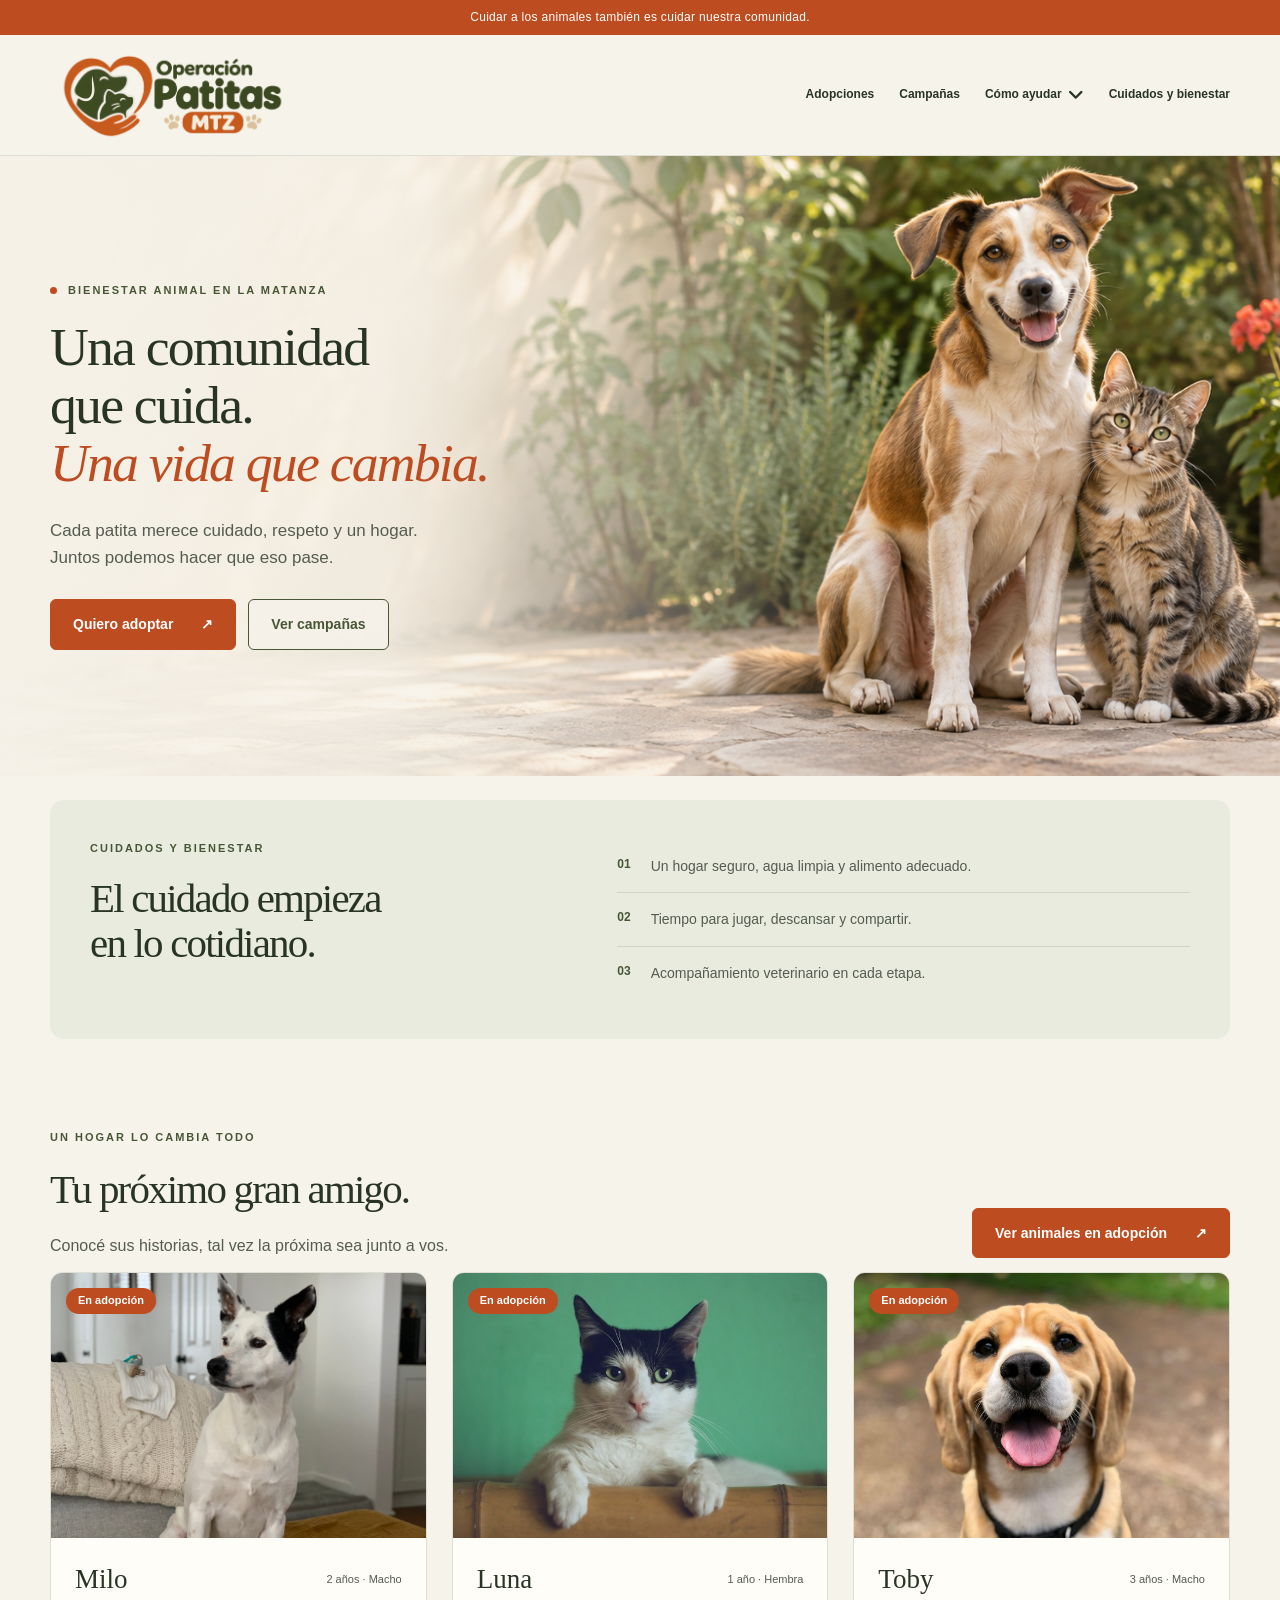
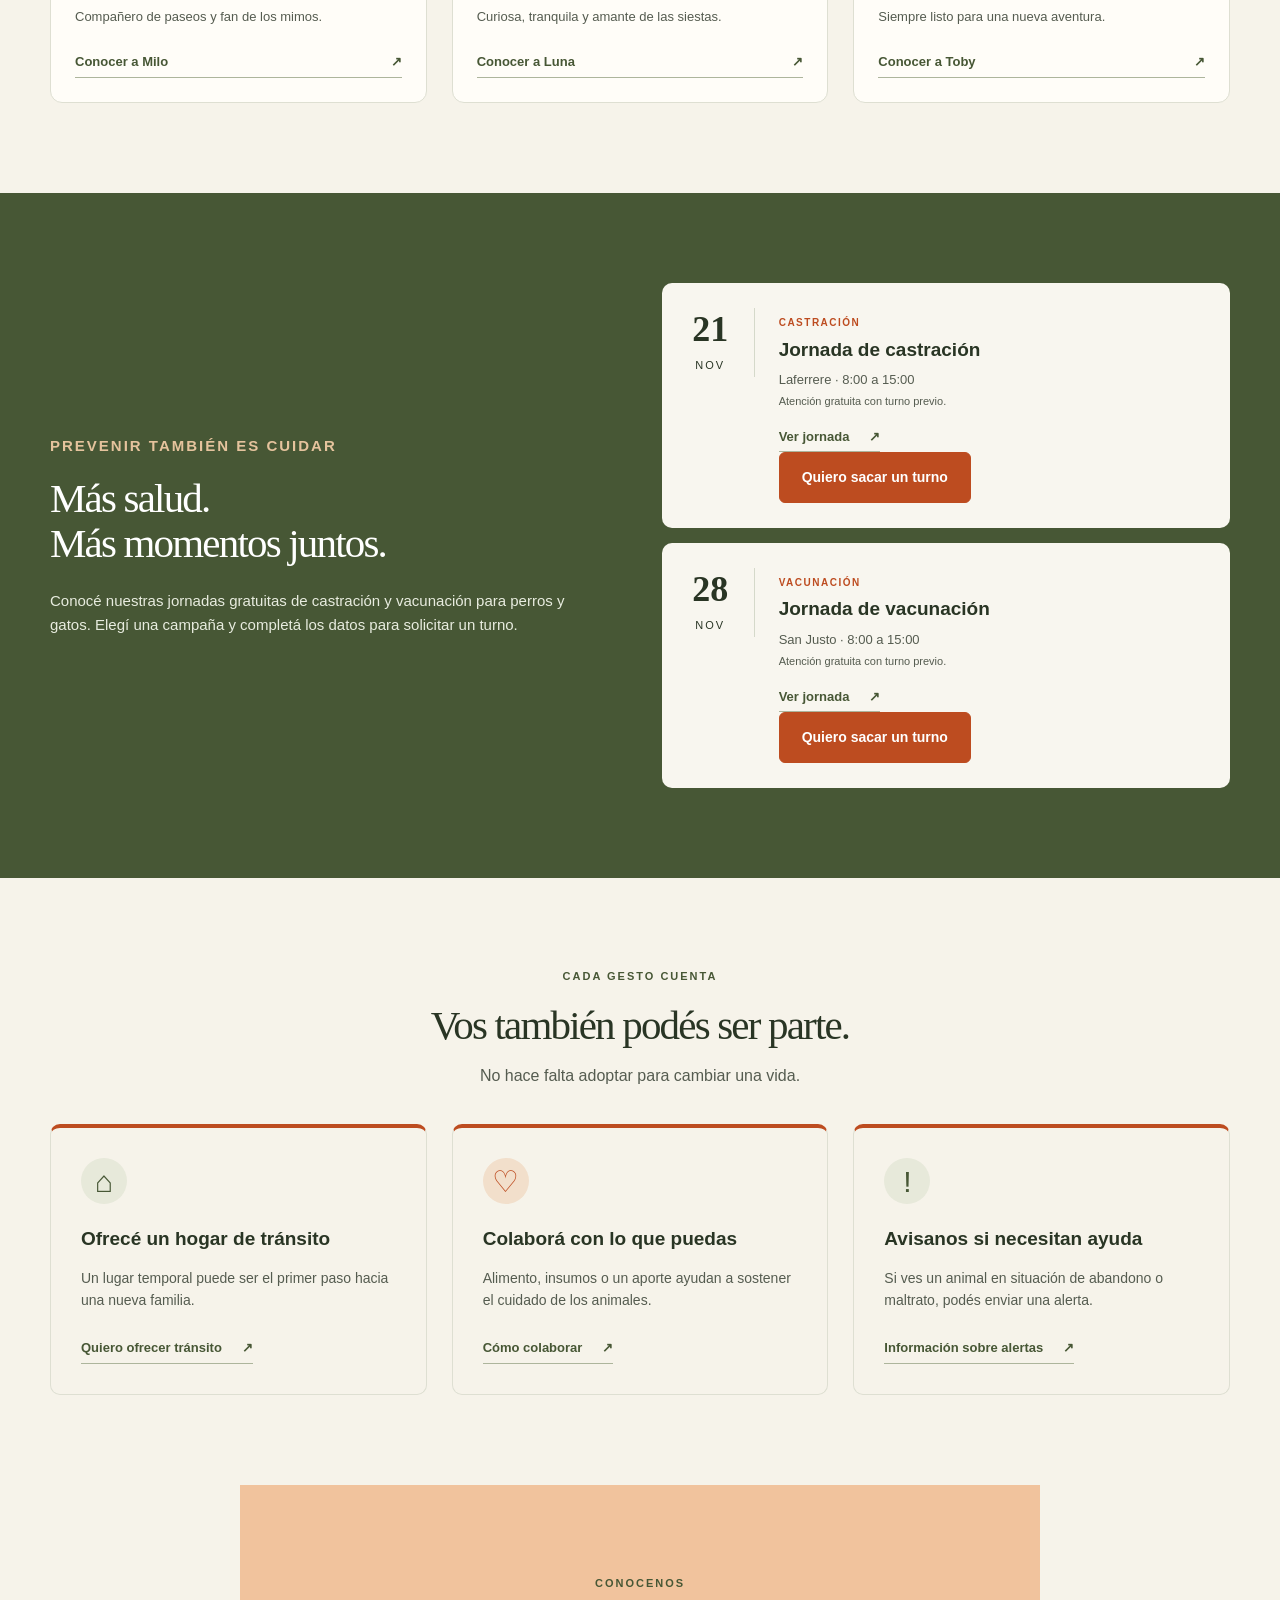
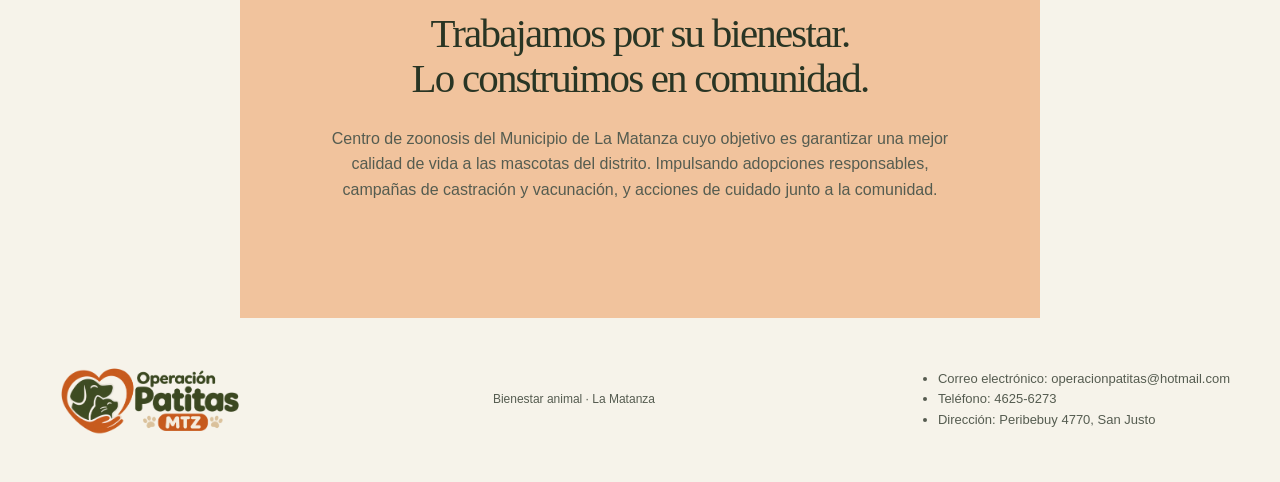
<file: index.html>
<!DOCTYPE html>
<html lang="es">

<head>
  <meta charset="UTF-8">
  <meta name="viewport" content="width=device-width, initial-scale=1.0">
  <meta name="description" content="Operación Patitas: adopciones, campañas y cuidado animal en La Matanza.">
  <title>Operación Patitas · Bienestar animal</title>
  <link rel="stylesheet" href="https://cdnjs.cloudflare.com/ajax/libs/font-awesome/6.5.1/css/all.min.css">
  <link rel="stylesheet" href="css/estilos.css">
  <link rel="stylesheet" href="css/turnos.css">
</head>

<body>
  <a class="saltar" href="#contenido">Saltar al contenido</a>

  <div class="barra-superior">
    Cuidar a los animales también es cuidar nuestra comunidad.
  </div>

  <!-- ENCABEZADO -->
  <header>
    <div class="contenedor encabezado">
      <a class="marca" href="../index.html#inicio" aria-label="Operación Patitas MTZ, inicio">
        <img class="logo-marca" src="./img/Corazón protector de Operación Patitas MTZ.png" alt="Operación Patitas MTZ">
      </a>
      <nav id="navegacion" aria-label="Navegación principal">
        <a href="./pages/adopciones.html">Adopciones</a>
        <a href="">Campañas</a>
        <details class="menu-ayudar">
          <summary>Cómo ayudar <span aria-hidden="true"><i class="fa-solid fa-angle-down"></i></span></summary>
          <div class="menu-ayudar-opciones">
            <a href="./pages/alerta.html" aria-current="page">Enviar una alerta</a>
            <a href="./pages/transito.html">Ofrecer tránsito</a>
            <a href="./pages/donaciones.html">Donaciones</a>
          </div>
        </details>
        <a href="./pages/cuidados.html">Cuidados y bienestar</a>
      </nav>
    </div>
  </header>

  <main id="contenido">

    <section id="inicio" class="portada">

      <img class="portada-imagen" src="./img/Perro y gato en jardín luminoso.png"
        alt="Un perro mestizo y un gato juntos en un patio" fetchpriority="high">

      <div class="contenedor portada-contenido">
        <div class="portada-texto">

          <p class="etiqueta">
            <span class="puntito" aria-hidden="true"></span>
            BIENESTAR ANIMAL EN LA MATANZA
          </p>

          <h1>
            Una comunidad<br>
            que cuida.<br>
            <em>Una vida que cambia.</em>
          </h1>

          <p class="bajada">
            Cada patita merece cuidado, respeto y un hogar.
            Juntos podemos hacer que eso pase.
          </p>

          <div class="acciones">
            <a class="boton" href="./pages/adopciones.html">
              Quiero adoptar
              <span aria-hidden="true">↗</span>
            </a>

            <a class="boton secundario" href="./pages/turnos.html">
              Ver campañas
            </a>
          </div>

        </div>
      </div>
    </section>

    <!-- CUIDADOS -->
    <section id="cuidados" class="contenedor cuidados">
      <div>
        <p class="etiqueta">CUIDADOS Y BIENESTAR</p>

        <h2>
          El cuidado empieza<br>
          en lo cotidiano.
        </h2>
      </div>

      <div class="consejos">
        <p>
          <span>01</span>
          Un hogar seguro, agua limpia y alimento adecuado.
        </p>

        <p>
          <span>02</span>
          Tiempo para jugar, descansar y compartir.
        </p>

        <p>
          <span>03</span>
          Acompañamiento veterinario en cada etapa.
        </p>
      </div>
    </section>
    <!-- ADOPCIONES -->
    <section id="adopciones" class="seccion contenedor">
      <div class="titulo-fila">
        <div>
          <p class="etiqueta">UN HOGAR LO CAMBIA TODO</p>
          <h2>Tu próximo gran amigo.</h2>
          <p>
            Conocé sus historias, tal vez la próxima sea junto a vos.</p>
        </div>


        <p>
          <a class="boton" href="./pages/adopciones.html">
            Ver animales en adopción<span aria-hidden="true">↗</span>
          </a>
        </p>
      </div>

      <div class="grilla animales">

        <!-- MILO -->
        <article class="animal">
          <div class="animal-foto">
            <img src="./img/perro-mestizo.jpg" alt="Milo, perro mestizo de pelaje blanco y negro" loading="lazy">

            <span class="chip">En adopción</span>
          </div>

          <div class="tarjeta-cuerpo">
            <div class="nombre-fila">
              <h3>Milo</h3>
              <span>2 años · Macho</span>
            </div>

            <p>Compañero de paseos y fan de los mimos.</p>

            <details class="detalle-fijo">
              <summary class="enlace">
                Conocer a Milo
                <span aria-hidden="true">↗</span>
              </summary>

              <p class="detalle-texto">
                Milo tiene aproximadamente 2 años. Es cariñoso y
                disfruta los paseos. Su salud y su convivencia con
                otros animales deberán confirmarse con el equipo.
                En la web completa, desde esta ficha podrás solicitar
                su adopción y coordinar una entrevista.
              </p>
            </details>
          </div>
        </article>

        <!-- LUNA -->
        <article class="animal">
          <div class="animal-foto">
            <img src="./img/gato.jpg" alt="Luna, gata de ojos verdes" loading="lazy">

            <span class="chip">En adopción</span>
          </div>

          <div class="tarjeta-cuerpo">
            <div class="nombre-fila">
              <h3>Luna</h3>
              <span>1 año · Hembra</span>
            </div>

            <p>Curiosa, tranquila y amante de las siestas.</p>

            <details class="detalle-fijo">
              <summary class="enlace">
                Conocer a Luna
                <span aria-hidden="true">↗</span>
              </summary>

              <p class="detalle-texto">
                Luna tiene aproximadamente 1 año. Es curiosa y
                disfruta los espacios tranquilos. Su salud y su
                convivencia con otros animales deberán confirmarse
                con el equipo. En la web completa, su ficha permitirá
                iniciar una solicitud de adopción.
              </p>
            </details>
          </div>
        </article>

        <!-- TOBY -->
        <article class="animal">
          <div class="animal-foto">
            <img src="./img/perro2.jpg" alt="Toby, perro de pelaje marrón y blanco" loading="lazy">

            <span class="chip">En adopción</span>
          </div>

          <div class="tarjeta-cuerpo">
            <div class="nombre-fila">
              <h3>Toby</h3>
              <span>3 años · Macho</span>
            </div>

            <p>Siempre listo para una nueva aventura.</p>

            <details class="detalle-fijo">
              <summary class="enlace">
                Conocer a Toby
                <span aria-hidden="true">↗</span>
              </summary>

              <p class="detalle-texto">
                Toby tiene aproximadamente 3 años. Le gusta jugar y
                salir a pasear. Su salud y su convivencia con otros
                animales deberán confirmarse con el equipo.
                El siguiente paso será completar una solicitud
                para que el equipo conozca tu hogar.
              </p>
            </details>
          </div>
        </article>

      </div>
    </section>

    <!-- CAMPAÑAS -->
    <section id="campanas" class="campanas seccion">
      <div class="contenedor campanas-grilla">

        <div>
          <p class="etiqueta">PREVENIR TAMBIÉN ES CUIDAR</p>

          <h2>
            Más salud.<br>
            Más momentos juntos.
          </h2>

          <p>
            Conocé nuestras jornadas gratuitas de castración
            y vacunación para perros y gatos.
            Elegí una campaña y completá los datos para solicitar un turno.
          </p>
        </div>

        <div class="agenda">

          <!-- CASTRACIÓN -->
          <article class="jornada">

            <div class="fecha">
              <strong>21</strong>
              <span>NOV</span>
            </div>

            <div>
              <span class="tipo">CASTRACIÓN</span>

              <h3>Jornada de castración</h3>

              <p>Laferrere · 8:00 a 15:00</p>
              <small>Atención gratuita con turno previo.</small>

              <details class="detalle-fijo">
                <summary class="enlace">
                  Ver jornada
                  <span aria-hidden="true">↗</span>
                </summary>

                <p class="detalle-texto">
                  21 de noviembre de 2026, de 8:00 a 15:00.
                  Jornada de castración para perros y gatos.
                  <br>
                  Dirección: Juan Manuel de rosas 11.367, Gregorio de Laferrere. <br>
                  Las indicaciones de preparación serán informadas
                  por el equipo veterinario a traves de WhatsApp.
                </p>
              </details>

              <a class="boton" href="#popup-turno">
                Quiero sacar un turno
              </a>

            </div>

          </article>

          <!-- VACUNACIÓN -->
          <article class="jornada">

            <div class="fecha">
              <strong>28</strong>
              <span>NOV</span>
            </div>

            <div>
              <span class="tipo">VACUNACIÓN</span>

              <h3>Jornada de vacunación</h3>

              <p>San Justo · 8:00 a 15:00</p>
              <small>Atención gratuita con turno previo.</small>

              <details class="detalle-fijo">
                <summary class="enlace">
                  Ver jornada
                  <span aria-hidden="true">↗</span>
                </summary>

                <p class="detalle-texto">
                  28 de noviembre de 2026, de 8:00 a 15:00.
                  Jornada de vacunación para perros y gatos.
                  <br>
                  Dirección: Almafuerte 1345, San Justo. <br>
                  Las vacunas disponibles para aplicar seran: quintuple, sextuple, antirrábica y triple felina.

                </p>
              </details>

              <a class="boton" href="#popup-turno">
                Quiero sacar un turno
              </a>
            </div>

          </article>

        </div>
      </div>
      <!-- POPUP PARA SOLICITAR TURNO -->
      <section id="popup-turno" class="popup-turno" role="dialog" aria-modal="true" aria-labelledby="titulo-turno">
        <div class="popup-turno-contenido">

          <a href="#campanas" class="cerrar-popup" aria-label="Cerrar">
            ×
          </a>

          <p class="etiqueta">CAMPAÑAS GRATUITAS</p>
          <h2 id="titulo-turno">Solicitá un turno.</h2>
          <p>Atención de 8:00 a 15:00. Completá todos los campos.</p>

          <form class="form-popup" method="post">

            <label for="turno-campana">Campaña</label>
            <select id="turno-campana" name="campana" required>
              <option value="">Seleccioná una campaña</option>
              <option value="castracion">
                Castración · 21/11/2026 · Laferrere
              </option>
              <option value="vacunacion">
                Vacunación · 28/11/2026 · San Justo
              </option>
            </select>

            <label for="turno-nombre">Nombre</label>
            <input id="turno-nombre" name="nombre" type="text" autocomplete="given-name" required>

            <label for="turno-apellido">Apellido</label>
            <input id="turno-apellido" name="apellido" type="text" autocomplete="family-name" required>

            <label for="turno-telefono">Teléfono o WhatsApp</label>
            <input id="turno-telefono" name="telefono" type="tel" autocomplete="tel" required>

            <label for="turno-especie">Animal</label>
            <select id="turno-especie" name="especie" required>
              <option value="">Seleccioná una opción</option>
              <option value="perro">Perro</option>
              <option value="gato">Gato</option>
            </select>

            <label for="turno-animal">Nombre del animal</label>
            <input id="turno-animal" name="nombre_animal" type="text" required>

            <label for="turno-edad">Edad aproximada</label>
            <input id="turno-edad" name="edad" type="text" placeholder="Ej. 6 meses o 3 años" required>

            <label for="turno-horario">Horario</label>
            <select id="turno-horario" name="horario" required>
              <option value="">Seleccioná un horario</option>
              <option>08:00</option>
              <option>08:30</option>
              <option>09:00</option>
              <option>09:30</option>
              <option>10:00</option>
              <option>10:30</option>
              <option>11:00</option>
              <option>11:30</option>
              <option>12:00</option>
              <option>12:30</option>
              <option>13:00</option>
              <option>13:30</option>
              <option>14:00</option>
              <option>14:30</option>
            </select>

            <p class="popup-aclaracion">
              Antes de la castración, seguí las indicaciones de ayuno de comida y agua que te dé el equipo veterinario e
              informá si tu animal tiene alguna enfermedad o toma medicación.
              Llevá a los perros con collar y correa, y a los gatos en una transportadora segura. Prepará una manta para
              después de la cirugía y organizá su traslado de regreso a casa.
            </p>

            <button class="boton" type="submit" disabled>
              Solicitar turno
            </button>

          </form>
        </div>
      </section>
    </section>
    <!-- CÓMO AYUDAR -->
    <section id="ayudar" class="seccion contenedor">
      <div class="centrado">
        <p class="etiqueta">CADA GESTO CUENTA</p>
        <h2>Vos también podés ser parte.</h2>
        <p>No hace falta adoptar para cambiar una vida.</p>
      </div>

      <div class="grilla ayudas">
        <article>
          <span class="icono" aria-hidden="true">⌂</span>
          <h3>Ofrecé un hogar de tránsito</h3>

          <p>
            Un lugar temporal puede ser el primer paso hacia
            una nueva familia.
          </p>

          <details class="detalle-fijo">
            <summary class="enlace">
              Quiero ofrecer tránsito
              <span aria-hidden="true">↗</span>
            </summary>

            <p class="detalle-texto">
              Ofrecer tránsito es cuidar temporalmente a un animal.
              El equipo te consultará tu localidad, disponibilidad,
              espacio y convivencia con otros animales, para acordar
              los cuidados y acompañarte. El formulario se incorporará
              en la siguiente etapa.
            </p>
          </details>
        </article>

        <article>
          <span class="icono" aria-hidden="true">♡</span>
          <h3>Colaborá con lo que puedas</h3>

          <p>
            Alimento, insumos o un aporte ayudan a sostener
            el cuidado de los animales.
          </p>

          <details class="detalle-fijo">
            <summary class="enlace">
              Cómo colaborar
              <span aria-hidden="true">↗</span>
            </summary>

            <p class="detalle-texto">
              Podés colaborar con alimento e insumos o con un aporte
              económico. Las necesidades, los medios de donación y
              los puntos de entrega se publicarán cuando estén
              confirmados. Esta maqueta no recibe pagos.
            </p>
          </details>
        </article>

        <article>
          <span class="icono" aria-hidden="true">!</span>
          <h3>Avisanos si necesitan ayuda</h3>

          <p>
            Si ves un animal en situación de abandono o maltrato,
            podés enviar una alerta.
          </p>

          <details class="detalle-fijo">
            <summary class="enlace">
              Información sobre alertas
              <span aria-hidden="true">↗</span>
            </summary>

            <p class="detalle-texto">
              El formulario de alerta pedirá la localidad, una
              ubicación de referencia, lo que observaste y un contacto.
              El equipo revisará cada caso según su capacidad de
              atención. Este canal no es un servicio de urgencias.
              El envío de alertas se incorporará en la siguiente etapa.
            </p>
          </details>
        </article>
      </div>
    </section>



    <!-- NOSOTROS -->
    <section id="nosotros" class="seccion contenedor nosotros">
      <p class="etiqueta">CONOCENOS</p>

      <h2>
        Trabajamos por su bienestar.<br>
        Lo construimos en comunidad.
      </h2>

      <p>
        Centro de zoonosis del Municipio de La Matanza cuyo objetivo es garantizar una mejor calidad de vida a las
        mascotas del distrito.
        Impulsando adopciones responsables, campañas de castración
        y vacunación, y acciones de cuidado junto a la comunidad.
      </p>


    </section>

  </main>

  <!-- PIE DE PÁGINA -->
  <footer class="contenedor">
    <a class="marca" href="#inicio" aria-label="Operación Patitas MTZ, inicio">
      <img class="logo-marca" src="./img/Corazón protector de Operación Patitas MTZ.png" alt="Operación Patitas MTZ">
    </a>

    <p>Bienestar animal · La Matanza</p>

    <div>
      <ul>
        <li>Correo electrónico: operacionpatitas@hotmail.com</li>
        <li>Teléfono: 4625-6273</li>
        <li>Dirección: Peribebuy 4770, San Justo</li>

      </ul>

    </div>
  </footer>
</body>

</html>
</file>
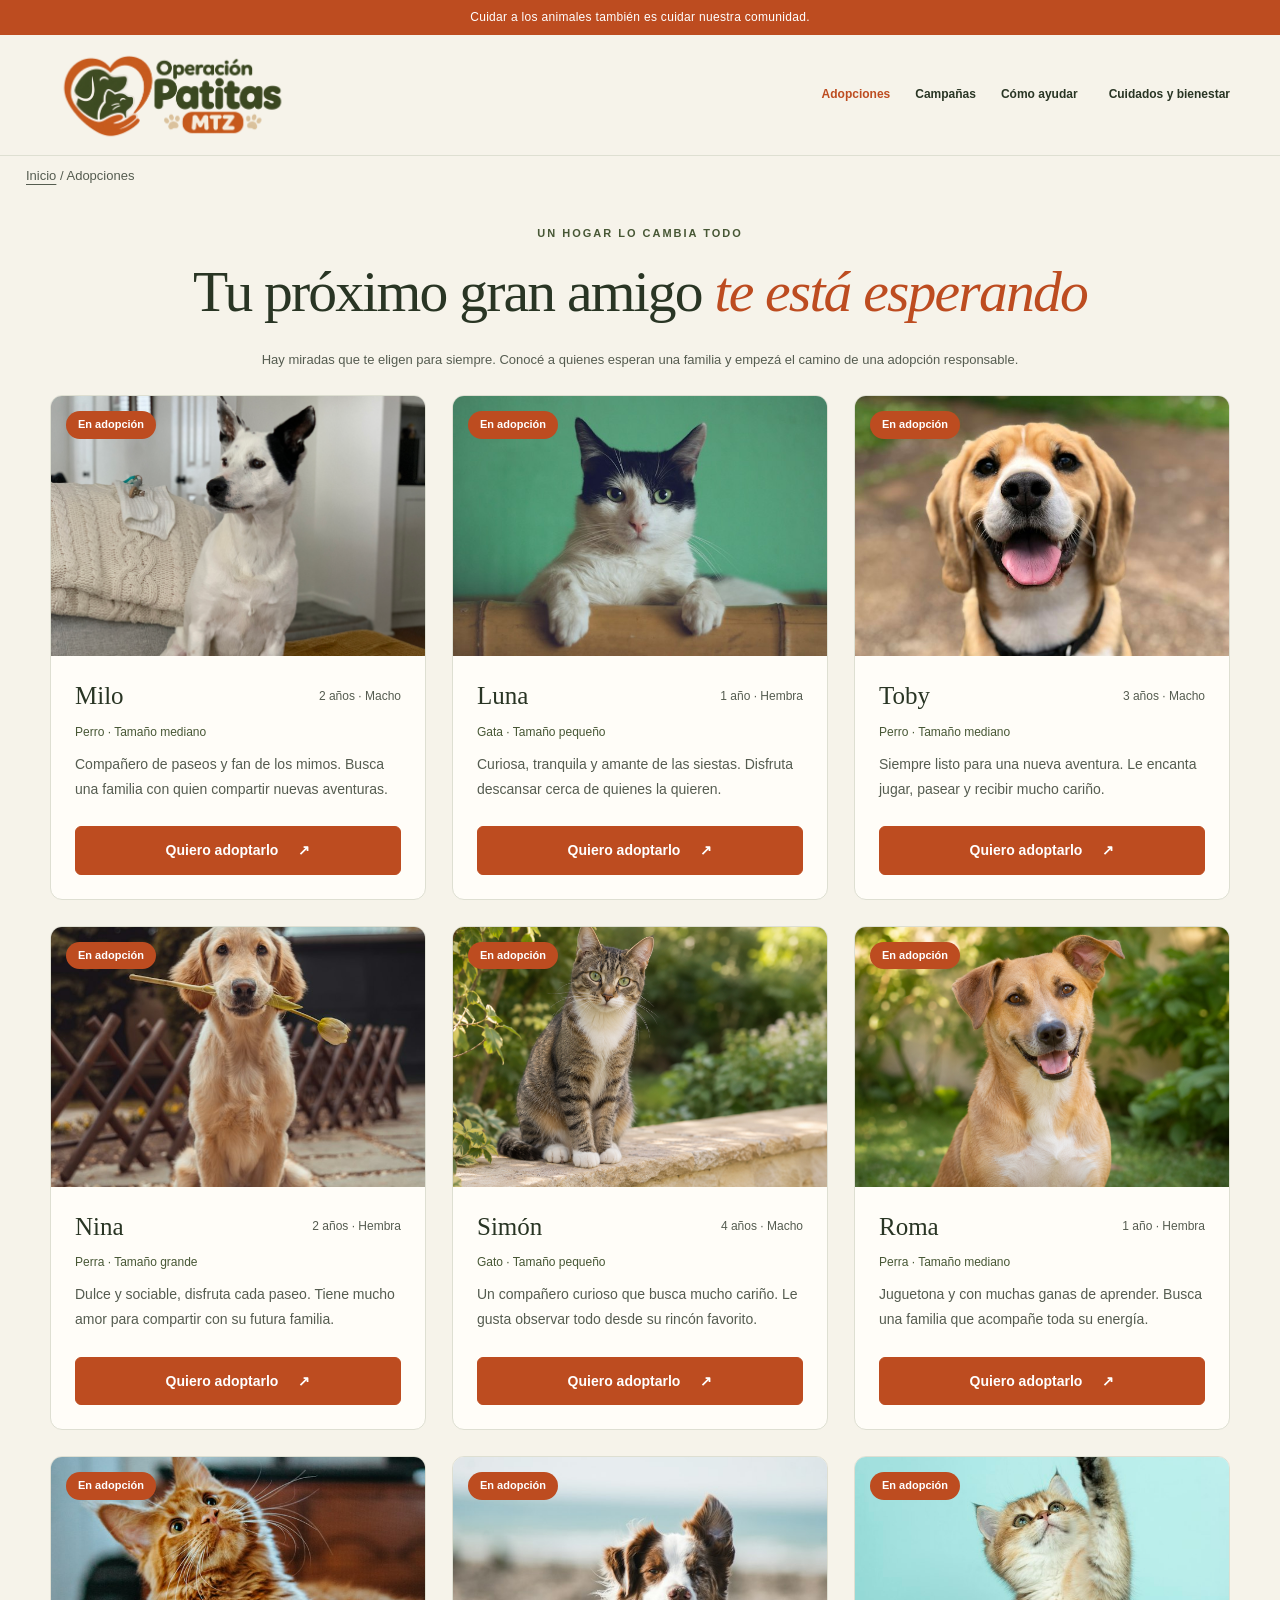
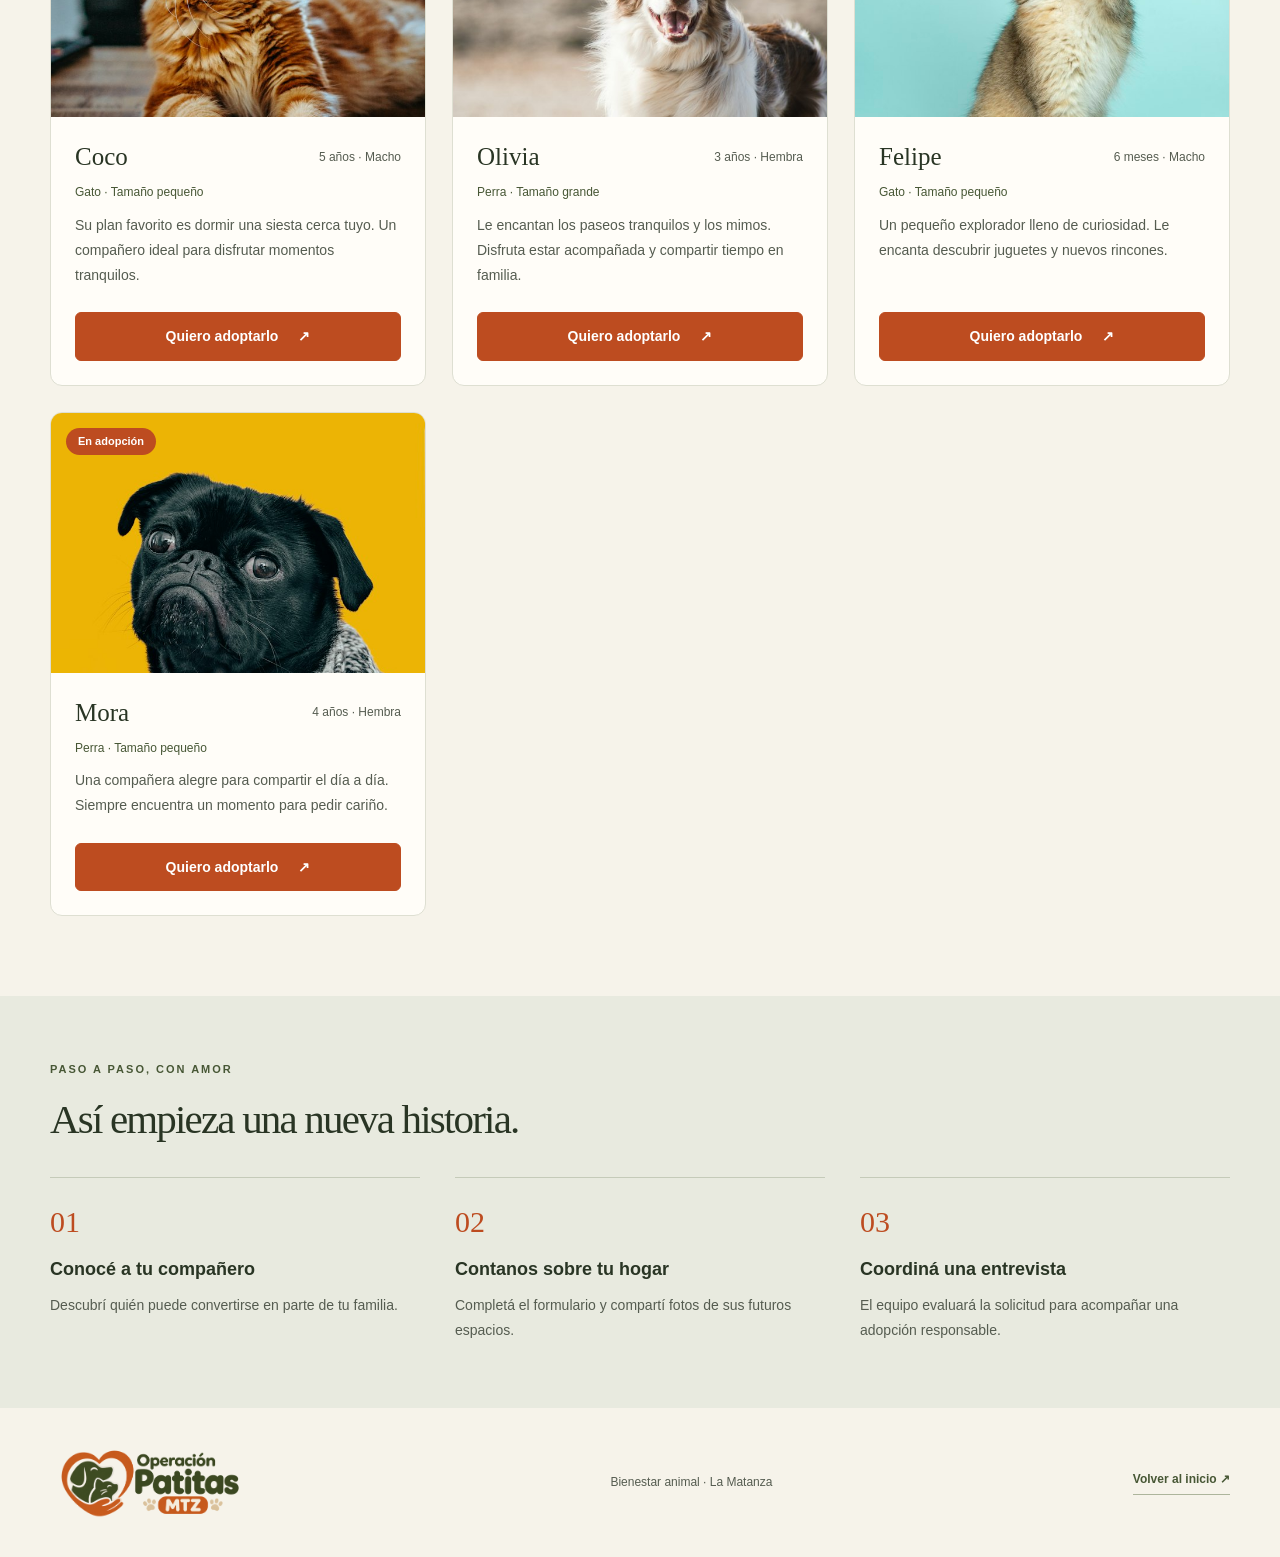
<file: pages/adopciones.html>
<!DOCTYPE html>
<html lang="es">

<head>
    <meta charset="UTF-8">
    <meta name="viewport" content="width=device-width, initial-scale=1.0">

    <title>Adopciones | Operación Patitas</title>

    <link rel="stylesheet" href="../css/estilos.css">
    <link rel="stylesheet" href="../css/adopciones.css">
</head>

<body class="pagina-adopciones">

    <a class="saltar" href="#contenido">Saltar al contenido</a>

    <div class="barra-superior">
        Cuidar a los animales también es cuidar nuestra comunidad.
    </div>

    <header>
        <div class="contenedor encabezado">

            <a class="marca" href="../index.html">
                <img class="logo-marca" src="../img/Corazón protector de Operación Patitas MTZ.png"
                    alt="Operación Patitas MTZ">
            </a>

            <nav aria-label="Navegación principal">
                <a href="adopciones.html" aria-current="page">Adopciones</a>

                <a href="../index.html#campanas">Campañas</a>

                <details class="menu-ayudar">
                    <summary>Cómo ayudar <span aria-hidden="true"><i class="fa-solid fa-angle-down"></i></span>
                    </summary>
                    <div class="menu-ayudar-opciones">
                        <a href="./alerta.html" aria-current="page">Enviar una alerta</a>
                        <a href="./transito.html">Ofrecer tránsito</a>
                        <a href="./donaciones.html">Donaciones</a>
                    </div>
                </details>

                <a href="cuidados.html">Cuidados y bienestar</a>
            </nav>

        </div>
    </header>

    <main id="contenido">
        <p class="adopciones-ruta">
            <a href="../index.html">Inicio</a> / Adopciones
        </p>

        <!-- PRESENTACIÓN -->
        <section class="contenedor-adopciones-presentacion">


            <p class="etiqueta">UN HOGAR LO CAMBIA TODO</p>

            <h1>
                Tu próximo gran amigo <em>te está esperando</em>
            </h1>

            <p class="adopciones-descripcion">
                Hay miradas que te eligen para siempre. Conocé a quienes esperan una familia y empezá el camino de una
                adopción responsable.
            </p>


        </section>

        <!-- ANIMALES -->
        <section class="contenedor adopciones-catalogo">


            <div class="grilla-adopciones">

                <!-- 1. MILO -->
                <article class="animal">

                    <div class="animal-foto">
                        <img src="../img/adopciones/milo.jpg" alt="Milo, perro en adopción" loading="lazy">

                        <span class="chip">En adopción</span>
                    </div>

                    <div class="tarjeta-cuerpo">
                        <div class="nombre-fila">
                            <h3>Milo</h3>
                            <span>2 años · Macho</span>
                        </div>

                        <p class="adopcion-datos">Perro · Tamaño mediano</p>

                        <p>
                            Compañero de paseos y fan de los mimos.
                            Busca una familia con quien compartir nuevas aventuras.
                        </p>

                        <a class="boton" href="formulario-adopcion.html" aria-label="Quiero adoptar a Milo">
                            Quiero adoptarlo
                            <span aria-hidden="true">↗</span>
                        </a>
                    </div>

                </article>

                <!-- 2. LUNA -->
                <article class="animal">

                    <div class="animal-foto">
                        <img src="../img/adopciones/luna.jpg" alt="Luna, gata en adopción" loading="lazy">

                        <span class="chip">En adopción</span>
                    </div>

                    <div class="tarjeta-cuerpo">
                        <div class="nombre-fila">
                            <h3>Luna</h3>
                            <span>1 año · Hembra</span>
                        </div>

                        <p class="adopcion-datos">Gata · Tamaño pequeño</p>

                        <p>
                            Curiosa, tranquila y amante de las siestas.
                            Disfruta descansar cerca de quienes la quieren.
                        </p>

                        <a class="boton" href="formulario-adopcion.html" aria-label="Quiero adoptar a Luna">
                            Quiero adoptarlo
                            <span aria-hidden="true">↗</span>
                        </a>
                    </div>

                </article>

                <!-- 3. TOBY -->
                <article class="animal">

                    <div class="animal-foto">
                        <img src="../img/adopciones/toby.jpg" alt="Toby, perro en adopción" loading="lazy">

                        <span class="chip">En adopción</span>
                    </div>

                    <div class="tarjeta-cuerpo">
                        <div class="nombre-fila">
                            <h3>Toby</h3>
                            <span>3 años · Macho</span>
                        </div>

                        <p class="adopcion-datos">Perro · Tamaño mediano</p>

                        <p>
                            Siempre listo para una nueva aventura.
                            Le encanta jugar, pasear y recibir mucho cariño.
                        </p>

                        <a class="boton" href="formulario-adopcion.html" aria-label="Quiero adoptar a Toby">
                            Quiero adoptarlo
                            <span aria-hidden="true">↗</span>
                        </a>
                    </div>

                </article>

                <!-- 4. NINA -->
                <article class="animal">

                    <div class="animal-foto">
                        <img src="../img/adopciones/nina.jpg" alt="Nina, perra en adopción" loading="lazy">

                        <span class="chip">En adopción</span>
                    </div>

                    <div class="tarjeta-cuerpo">
                        <div class="nombre-fila">
                            <h3>Nina</h3>
                            <span>2 años · Hembra</span>
                        </div>

                        <p class="adopcion-datos">Perra · Tamaño grande</p>

                        <p>
                            Dulce y sociable, disfruta cada paseo.
                            Tiene mucho amor para compartir con su futura familia.
                        </p>

                        <a class="boton" href="formulario-adopcion.html" aria-label="Quiero adoptar a Nina">
                            Quiero adoptarlo
                            <span aria-hidden="true">↗</span>
                        </a>
                    </div>

                </article>

                <!-- 5. SIMÓN -->
                <article class="animal">

                    <div class="animal-foto">
                        <img src="../img/adopciones/Gato atigrado en adopción.png" alt="Simón, gato en adopción"
                            loading="lazy">

                        <span class="chip">En adopción</span>
                    </div>

                    <div class="tarjeta-cuerpo">
                        <div class="nombre-fila">
                            <h3>Simón</h3>
                            <span>4 años · Macho</span>
                        </div>

                        <p class="adopcion-datos">Gato · Tamaño pequeño</p>

                        <p>
                            Un compañero curioso que busca mucho cariño.
                            Le gusta observar todo desde su rincón favorito.
                        </p>

                        <a class="boton" href="formulario-adopcion.html" aria-label="Quiero adoptar a Simón">
                            Quiero adoptarlo
                            <span aria-hidden="true">↗</span>
                        </a>
                    </div>

                </article>

                <!-- 6. ROMA -->
                <article class="animal">

                    <div class="animal-foto">
                        <img src="../img/adopciones/Retrato de adopción de perro mestizo.png"
                            alt="Roma, perra en adopción" loading="lazy">

                        <span class="chip">En adopción</span>
                    </div>

                    <div class="tarjeta-cuerpo">
                        <div class="nombre-fila">
                            <h3>Roma</h3>
                            <span>1 año · Hembra</span>
                        </div>

                        <p class="adopcion-datos">Perra · Tamaño mediano</p>

                        <p>
                            Juguetona y con muchas ganas de aprender.
                            Busca una familia que acompañe toda su energía.
                        </p>

                        <a class="boton" href="formulario-adopcion.html" aria-label="Quiero adoptar a Roma">
                            Quiero adoptarlo
                            <span aria-hidden="true">↗</span>
                        </a>
                    </div>

                </article>

                <!-- 7. COCO -->
                <article class="animal">

                    <div class="animal-foto">
                        <img src="../img/adopciones/coco.jpg" alt="Coco, gato en adopción" loading="lazy">

                        <span class="chip">En adopción</span>
                    </div>

                    <div class="tarjeta-cuerpo">
                        <div class="nombre-fila">
                            <h3>Coco</h3>
                            <span>5 años · Macho</span>
                        </div>

                        <p class="adopcion-datos">Gato · Tamaño pequeño</p>

                        <p>
                            Su plan favorito es dormir una siesta cerca tuyo.
                            Un compañero ideal para disfrutar momentos tranquilos.
                        </p>

                        <a class="boton" href="formulario-adopcion.html" aria-label="Quiero adoptar a Coco">
                            Quiero adoptarlo
                            <span aria-hidden="true">↗</span>
                        </a>
                    </div>

                </article>

                <!-- 8. OLIVIA -->
                <article class="animal">

                    <div class="animal-foto">
                        <img src="../img/adopciones/olivia.jpg" alt="Olivia, perra en adopción" loading="lazy">

                        <span class="chip">En adopción</span>
                    </div>

                    <div class="tarjeta-cuerpo">
                        <div class="nombre-fila">
                            <h3>Olivia</h3>
                            <span>3 años · Hembra</span>
                        </div>

                        <p class="adopcion-datos">Perra · Tamaño grande</p>

                        <p>
                            Le encantan los paseos tranquilos y los mimos.
                            Disfruta estar acompañada y compartir tiempo en familia.
                        </p>

                        <a class="boton" href="formulario-adopcion.html" aria-label="Quiero adoptar a Olivia">
                            Quiero adoptarlo
                            <span aria-hidden="true">↗</span>
                        </a>
                    </div>

                </article>

                <!-- 9. FELIPE -->
                <article class="animal">

                    <div class="animal-foto">
                        <img src="../img/adopciones/felipe.jpg" alt="Felipe, gato en adopción" loading="lazy">

                        <span class="chip">En adopción</span>
                    </div>

                    <div class="tarjeta-cuerpo">
                        <div class="nombre-fila">
                            <h3>Felipe</h3>
                            <span>6 meses · Macho</span>
                        </div>

                        <p class="adopcion-datos">Gato · Tamaño pequeño</p>

                        <p>
                            Un pequeño explorador lleno de curiosidad.
                            Le encanta descubrir juguetes y nuevos rincones.
                        </p>

                        <a class="boton" href="formulario-adopcion.html" aria-label="Quiero adoptar a Felipe">
                            Quiero adoptarlo
                            <span aria-hidden="true">↗</span>
                        </a>
                    </div>

                </article>

                <!-- 10. MORA -->
                <article class="animal">

                    <div class="animal-foto">
                        <img src="../img/adopciones/mora.jpg" alt="Mora, perra en adopción" loading="lazy">

                        <span class="chip">En adopción</span>
                    </div>

                    <div class="tarjeta-cuerpo">
                        <div class="nombre-fila">
                            <h3>Mora</h3>
                            <span>4 años · Hembra</span>
                        </div>

                        <p class="adopcion-datos">Perra · Tamaño pequeño</p>

                        <p>
                            Una compañera alegre para compartir el día a día.
                            Siempre encuentra un momento para pedir cariño.
                        </p>

                        <a class="boton" href="formulario-adopcion.html" aria-label="Quiero adoptar a Mora">
                            Quiero adoptarlo
                            <span aria-hidden="true">↗</span>
                        </a>
                    </div>

                </article>

            </div>
        </section>

        <!-- PROCESO DE ADOPCIÓN -->
        <section class="adopciones-proceso">
            <div class="contenedor">

                <p class="etiqueta">PASO A PASO, CON AMOR</p>

                <h2>Así empieza una nueva historia.</h2>

                <ol class="adopciones-pasos">

                    <li>
                        <span>01</span>
                        <h3>Conocé a tu compañero</h3>

                        <p>
                            Descubrí quién puede convertirse
                            en parte de tu familia.
                        </p>
                    </li>

                    <li>
                        <span>02</span>
                        <h3>Contanos sobre tu hogar</h3>

                        <p>
                            Completá el formulario y compartí fotos
                            de sus futuros espacios.
                        </p>
                    </li>

                    <li>
                        <span>03</span>
                        <h3>Coordiná una entrevista</h3>

                        <p>
                            El equipo evaluará la solicitud para
                            acompañar una adopción responsable.
                        </p>
                    </li>

                </ol>
            </div>
        </section>

    </main>

    <footer class="contenedor">

        <a class="marca" href="../index.html">
            <img class="logo-marca" src="../img/Corazón protector de Operación Patitas MTZ.png"
                alt="Operación Patitas MTZ">
        </a>

        <p>Bienestar animal · La Matanza</p>

        <a class="enlace" href="../index.html">
            Volver al inicio ↗
        </a>

    </footer>

</body>

</html>
</file>
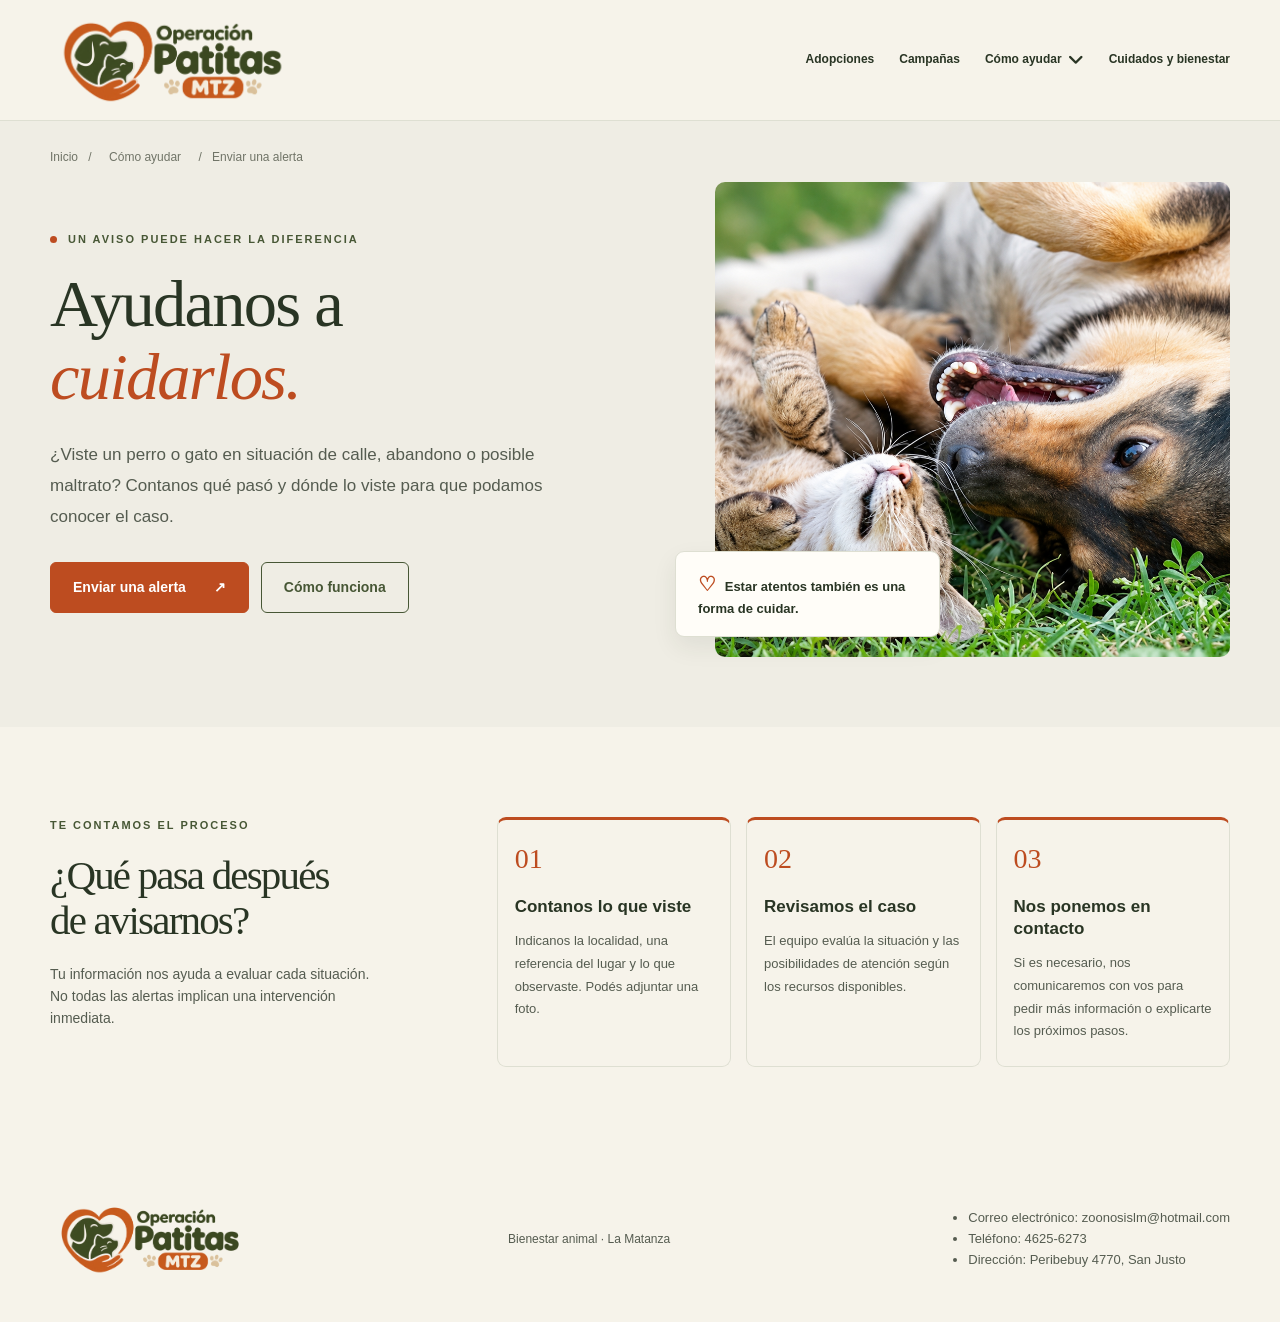
<file: pages/alerta.html>
<!DOCTYPE html>
<html lang="es">
<head>
  <meta charset="UTF-8">
  <meta name="viewport" content="width=device-width, initial-scale=1.0">
  <meta name="description" content="Informá sobre animales en situación de calle, abandono o posible maltrato en La Matanza. Conocé cómo enviar una alerta a Operación Patitas.">
  <title>Enviar una alerta · Operación Patitas</title>
  <link rel="stylesheet" href="https://cdnjs.cloudflare.com/ajax/libs/font-awesome/6.5.1/css/all.min.css">
  <link rel="stylesheet" href="../css/estilos.css">
</head>
<body class="pagina-alerta">
  <a class="saltar" href="#contenido">Saltar al contenido</a>
  <header>
    <div class="contenedor encabezado">
      <a class="marca" href="../index.html#inicio" aria-label="Operación Patitas MTZ, inicio">
        <img class="logo-marca" src="../img/Corazón protector de Operación Patitas MTZ.png" alt="Operación Patitas MTZ">
      </a>
      <nav id="navegacion" aria-label="Navegación principal">
        <a href="./adopciones.html">Adopciones</a>
        <a href="../index.html#campanas">Campañas</a>
        <details class="menu-ayudar">
          <summary>Cómo ayudar <span aria-hidden="true"><i class="fa-solid fa-angle-down"></i></span></summary>
          <div class="menu-ayudar-opciones">
            <a href="alerta.html" aria-current="page">Enviar una alerta</a>
            <a href="transito.html">Ofrecer tránsito</a>
            <a href="./donaciones.html">Donaciones</a>
          </div>
        </details>
        <a href="./cuidados.html">Cuidados y bienestar</a>
      </nav>
    </div>
  </header>

  <main id="contenido">
    <section class="alerta-hero">
      <div class="contenedor">
        <div class="migas"><a href="../index.html">Inicio</a> <span aria-hidden="true">/</span> <span>Cómo ayudar</span> <span aria-hidden="true">/</span> Enviar una alerta</div>
        <div class="alerta-hero-grilla">
          <div class="alerta-hero-texto">
            <p class="etiqueta"><span class="puntito" aria-hidden="true"></span> UN AVISO PUEDE HACER LA DIFERENCIA</p>
            <h1>Ayudanos a<br> <em>cuidarlos.</em></h1>
            <p class="bajada">¿Viste un perro o gato en situación de calle, abandono o posible maltrato? Contanos qué pasó y dónde lo viste para que podamos conocer el caso.</p>
            <div class="acciones">
              <a class="boton" href="formulario-alerta.html">Enviar una alerta <span aria-hidden="true">↗</span></a>
              <a class="boton secundario" href="#como-funciona">Cómo funciona</a>
            </div>
          </div>
          <div class="alerta-hero-visual">
            <img src="../img/perro y gato jugando en pasto.png" alt="Perro mestizo blanco y negro mirando hacia un costado">
            <div class="alerta-imagen-nota"><span aria-hidden="true">♡</span> Estar atentos también es una forma de cuidar.</div>
          </div>
        </div>
      </div>
    </section>

    <section id="como-funciona" class="contenedor seccion pasos-alerta">
      <div class="pasos-titulo">
        <p class="etiqueta">TE CONTAMOS EL PROCESO</p>
        <h2>¿Qué pasa después<br> de avisarnos?</h2>
        <p>Tu información nos ayuda a evaluar cada situación. No todas las alertas implican una intervención inmediata.</p>
      </div>
      <div class="pasos-grilla">
        <article><span class="paso-numero">01</span><h3>Contanos lo que viste</h3><p>Indicanos la localidad, una referencia del lugar y lo que observaste. Podés adjuntar una foto.</p></article>
        <article><span class="paso-numero">02</span><h3>Revisamos el caso</h3><p>El equipo evalúa la situación y las posibilidades de atención según los recursos disponibles.</p></article>
        <article><span class="paso-numero">03</span><h3>Nos ponemos en contacto</h3><p>Si es necesario, nos comunicaremos con vos para pedir más información o explicarte los próximos pasos.</p></article>
      </div>
    </section>


  </main>

  <footer class="contenedor">
    <a class="marca" href="../index.html" aria-label="Operación Patitas MTZ, inicio">
      <img class="logo-marca" src="../img/Corazón protector de Operación Patitas MTZ.png" alt="Operación Patitas MTZ">
    </a>
    <p>Bienestar animal · La Matanza</p>
    <div><ul><li>Correo electrónico: zoonosislm@hotmail.com</li><li>Teléfono: 4625-6273</li><li>Dirección: Peribebuy 4770, San Justo</li></ul></div>
  </footer>

  <script>
    const formulario = document.getElementById('form-alerta');
    const boton = document.getElementById('boton-simular-alerta');
    const medio = document.getElementById('medio');
    const contacto = document.getElementById('contacto');
    const foto = document.getElementById('foto');
    const error = document.getElementById('error-alerta');
    const contenido = document.getElementById('alerta-formulario-contenido');
    const confirmacion = document.getElementById('confirmacion-alerta');

    function actualizarMedioContacto() {
      const correo = medio.value === 'email';
      contacto.type = correo ? 'email' : 'tel';
      contacto.placeholder = correo ? 'Ej. nombre@correo.com' : 'Ej. 11 1234-5678';
      contacto.autocomplete = correo ? 'email' : 'tel';
      contacto.value = '';
      contacto.setCustomValidity('');
    }
    medio.addEventListener('change', actualizarMedioContacto);
    foto.addEventListener('change', () => { foto.setCustomValidity(''); error.hidden = true; });

    boton.addEventListener('click', () => {
      error.hidden = true;
      contacto.setCustomValidity('');
      foto.setCustomValidity('');
      if (medio.value === 'telefono' && contacto.value.trim() && contacto.value.replace(/\D/g, '').length < 8) {
        contacto.setCustomValidity('Ingresá un teléfono válido, con al menos 8 números.');
      }
      if (foto.files.length && foto.files[0].size > 5 * 1024 * 1024) {
        foto.setCustomValidity('La imagen no puede superar los 5 MB.');
      }
      if (!formulario.reportValidity()) {
        error.textContent = 'Revisá los campos señalados antes de continuar.';
        error.hidden = false;
        return;
      }
      contenido.hidden = true;
      confirmacion.hidden = false;
      confirmacion.focus();
      confirmacion.scrollIntoView({ behavior: window.matchMedia('(prefers-reduced-motion: reduce)').matches ? 'auto' : 'smooth', block: 'start' });
    });
    formulario.addEventListener('submit', (e) => { e.preventDefault(); boton.click(); });
    document.getElementById('boton-otra-alerta').addEventListener('click', () => {
      formulario.reset();
      contacto.setCustomValidity('');
      foto.setCustomValidity('');
      confirmacion.hidden = true;
      contenido.hidden = false;
      document.getElementById('localidad').focus();
    });
  </script>
</body>
</html>
</file>
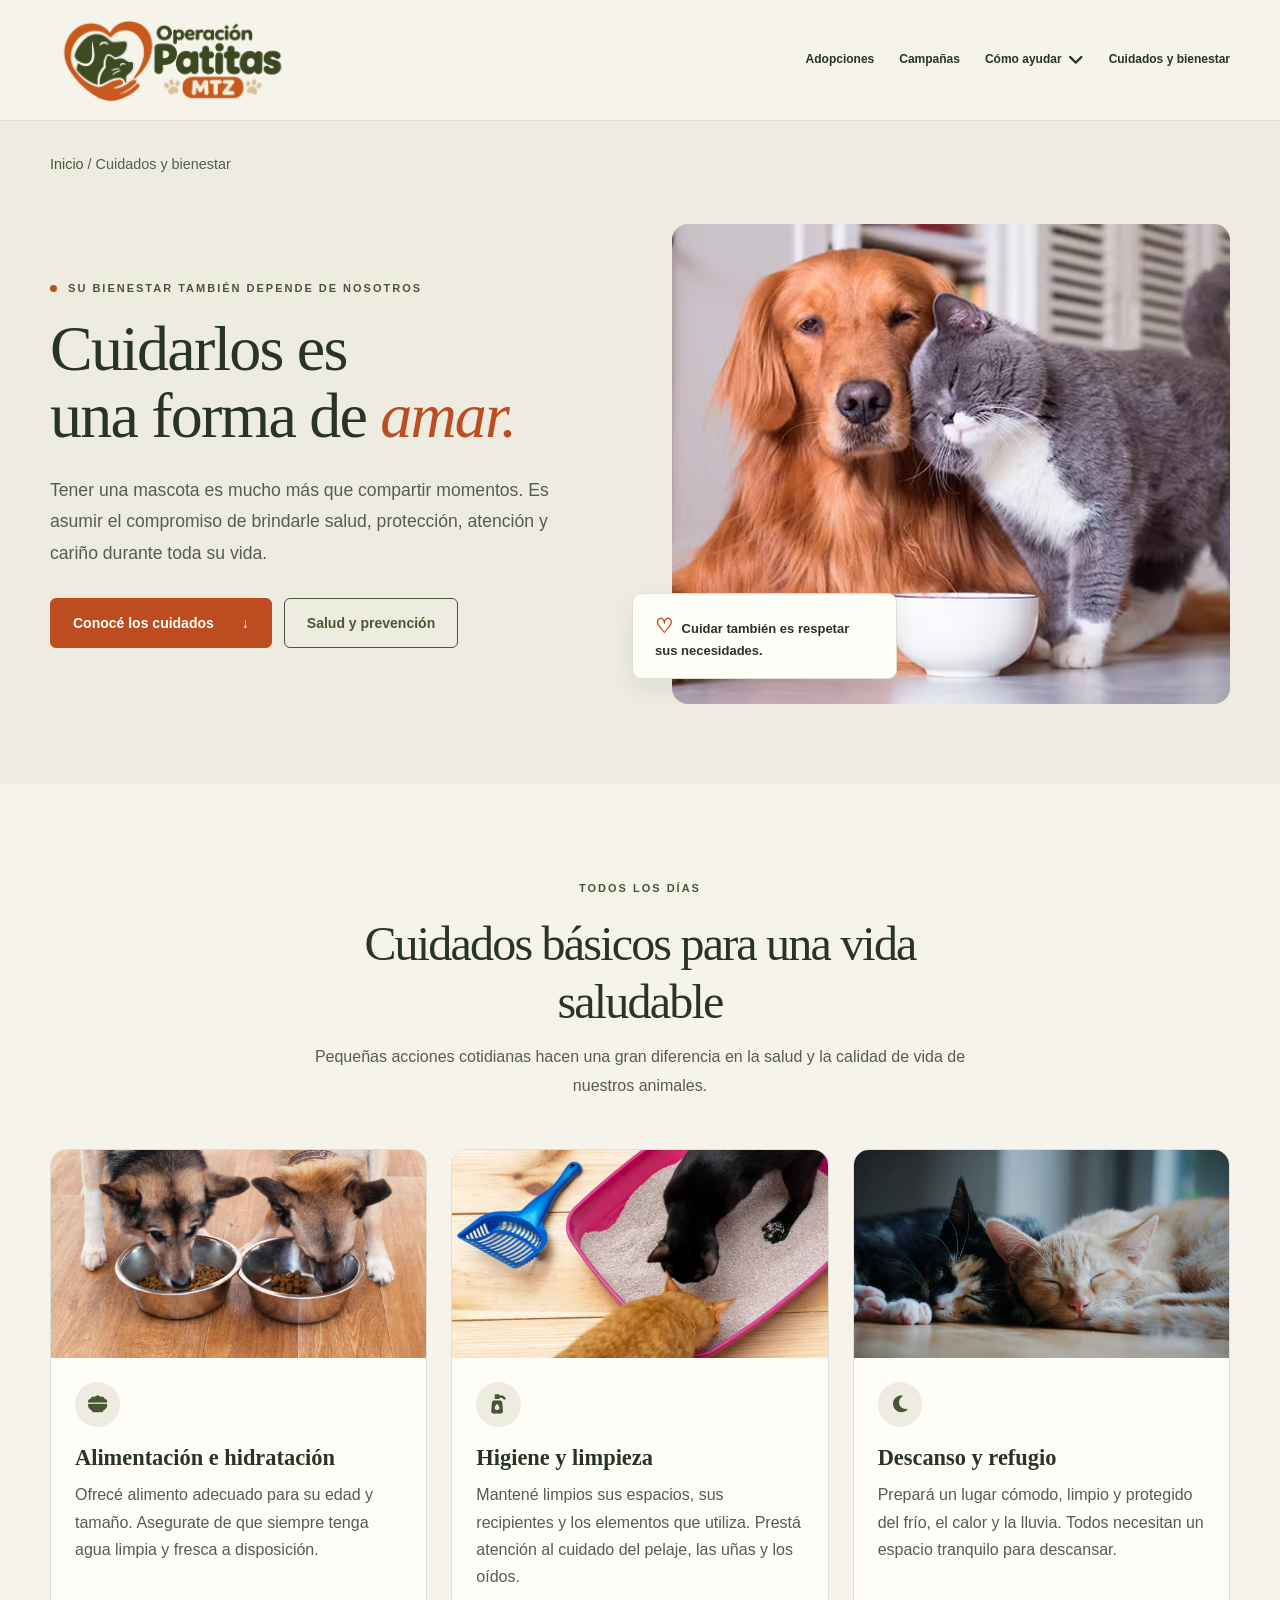
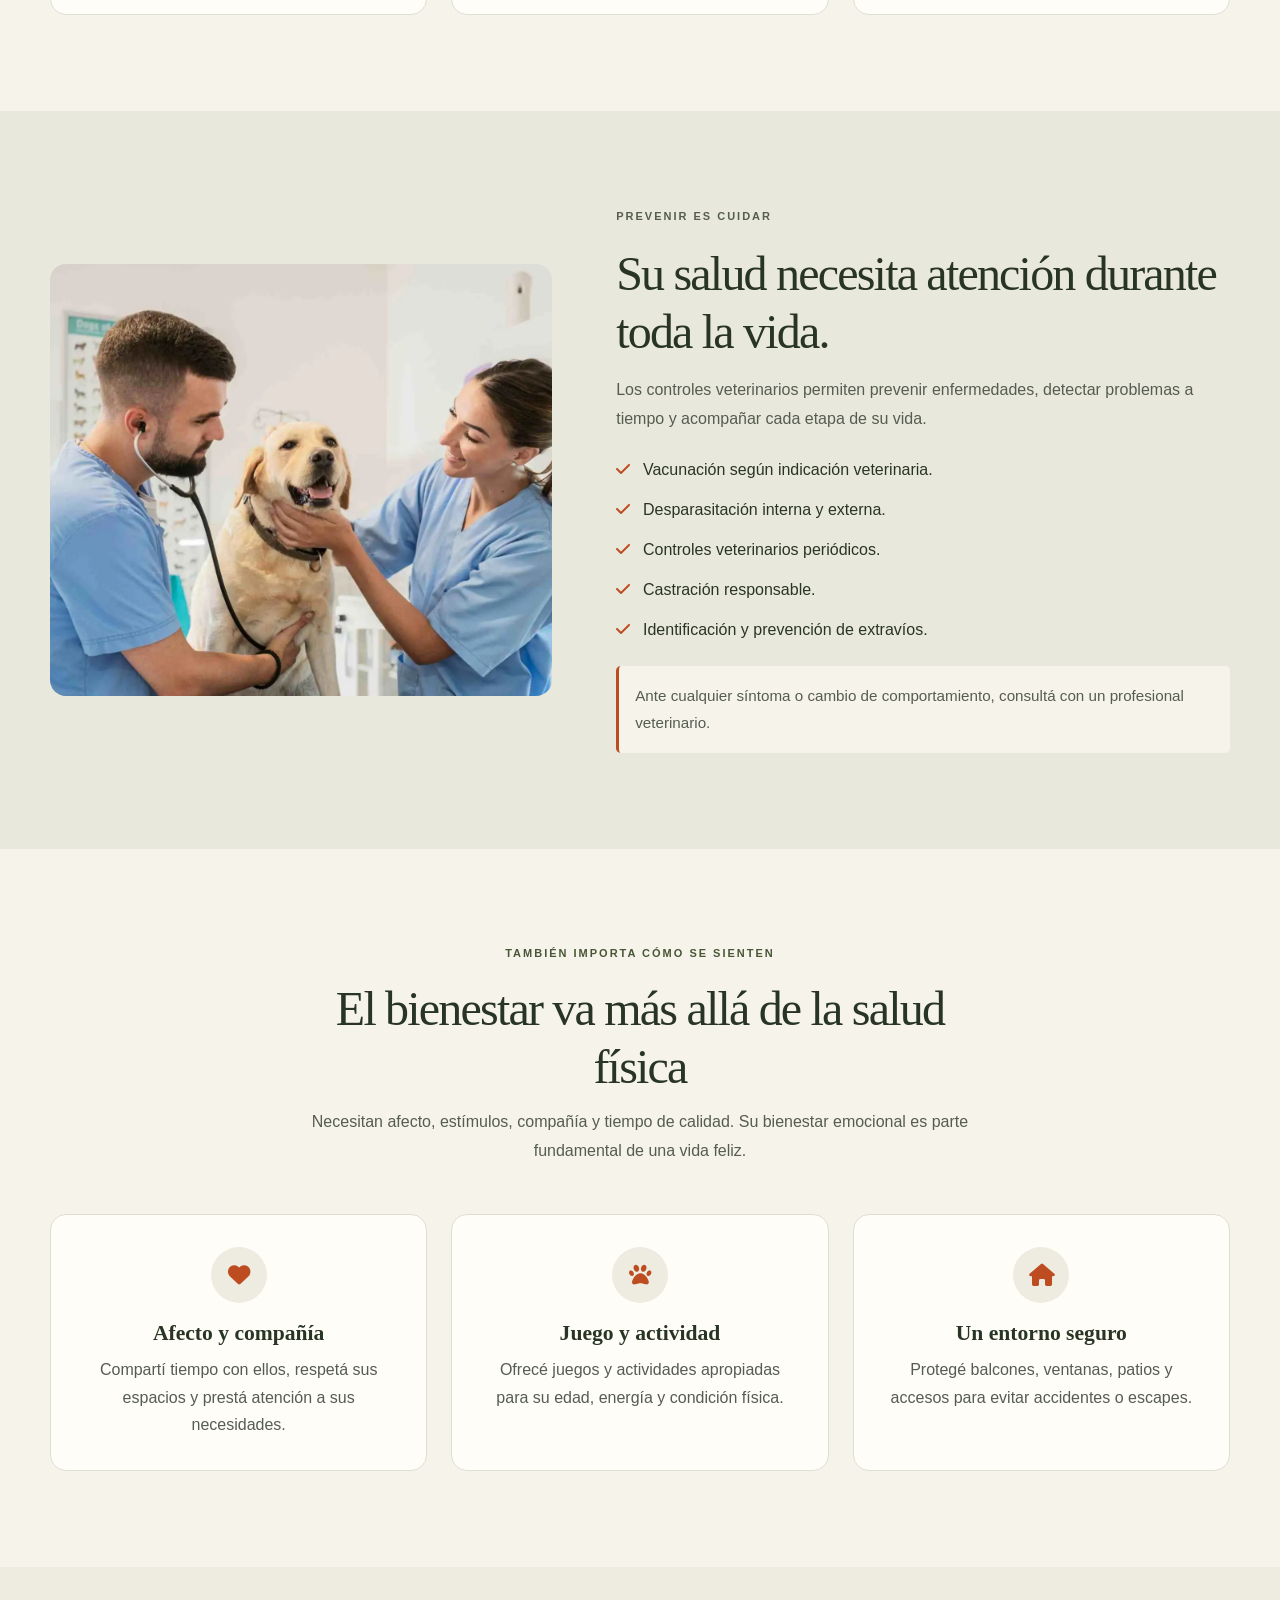
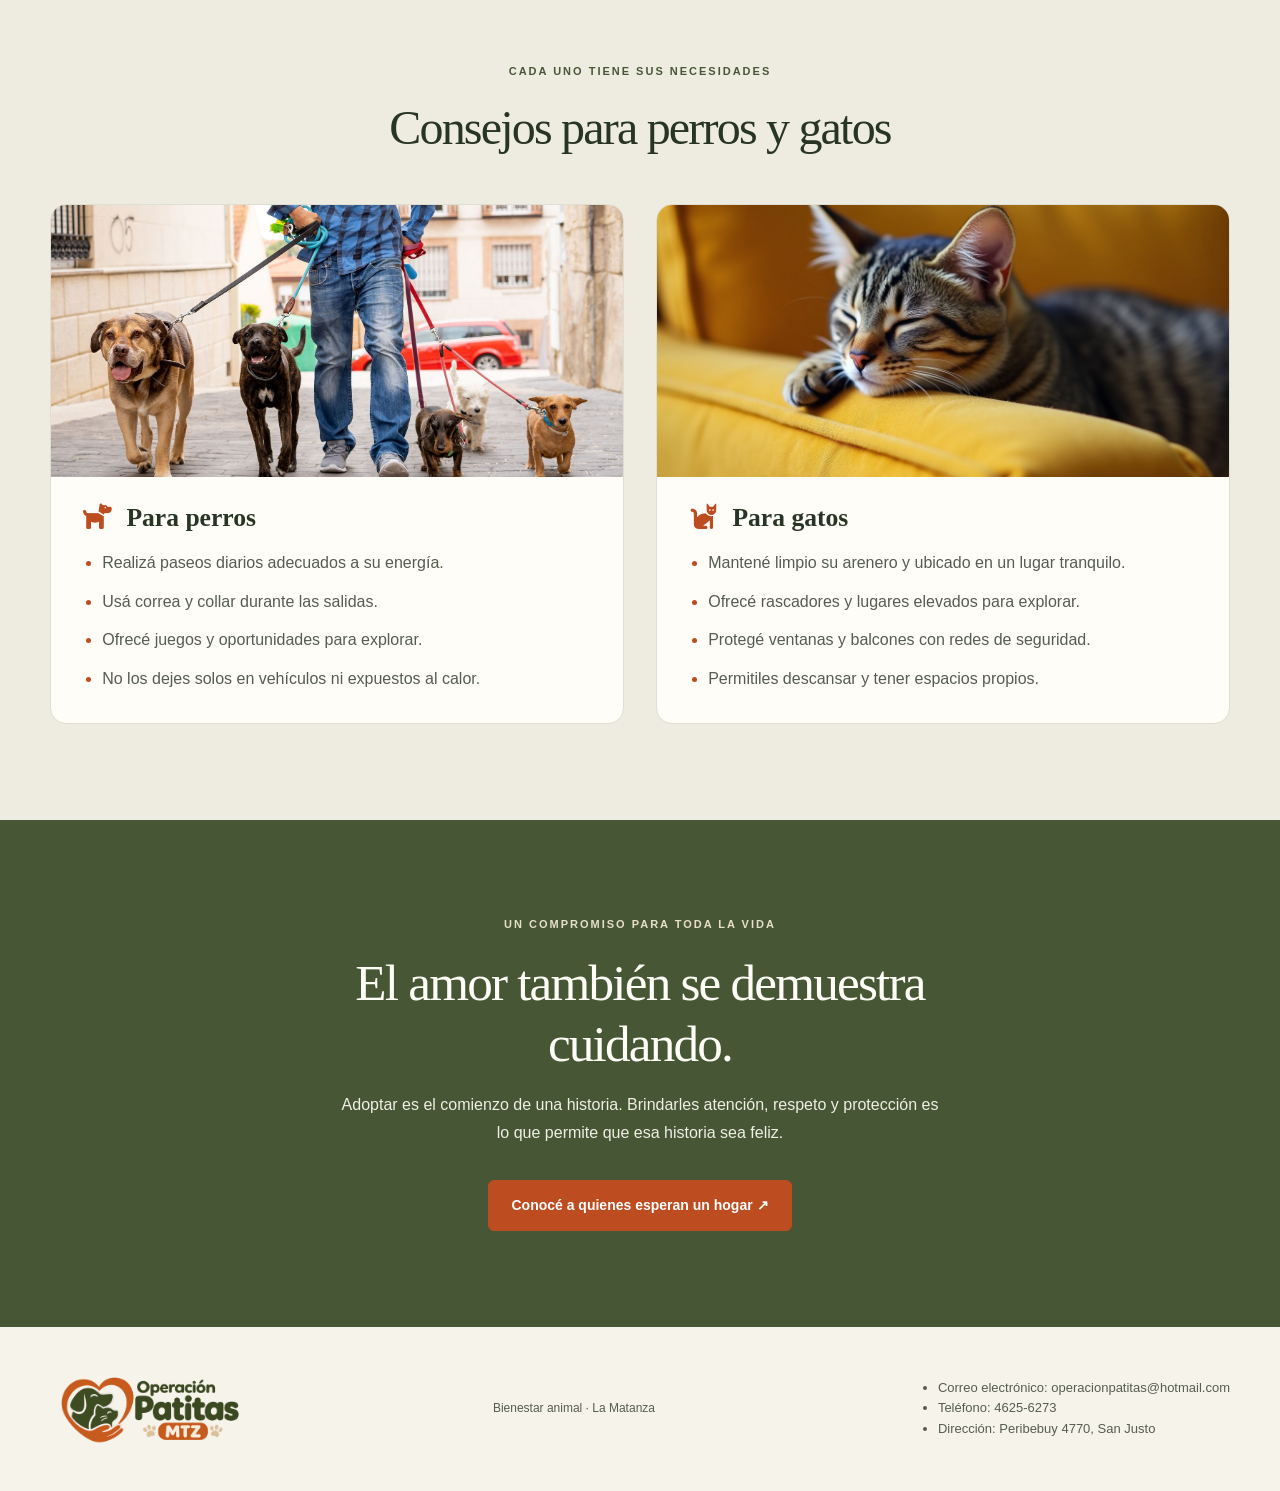
<file: pages/cuidados.html>
<!DOCTYPE html>
<html lang="es">
<head>
  <meta charset="UTF-8">
  <meta name="viewport" content="width=device-width, initial-scale=1.0">
  <meta name="description" content="Conocé consejos para cuidar la salud y el bienestar de perros y gatos. Operación Patitas MTZ, La Matanza.">
  <title>Cuidados y bienestar · Operación Patitas</title>

  <link rel="stylesheet" href="https://cdnjs.cloudflare.com/ajax/libs/font-awesome/6.5.1/css/all.min.css">
  <link rel="stylesheet" href="../css/estilos.css">
</head>

<body class="pagina-cuidados">

  <a class="saltar" href="#contenido">Saltar al contenido</a>

  <header>
    <div class="contenedor encabezado">
      <a class="marca" href="../index.html#inicio" aria-label="Operación Patitas MTZ, inicio">
        <img class="logo-marca" src="../img/Corazón protector de Operación Patitas MTZ.png" alt="Operación Patitas MTZ">
      </a>

      <nav id="navegacion" aria-label="Navegación principal">
        <a href="./adopciones.html">Adopciones</a>
        <a href="../index.html#campanas">Campañas</a>

        <details class="menu-ayudar">
          <summary>Cómo ayudar <span aria-hidden="true"><i class="fa-solid fa-angle-down"></i></span></summary>
          <div class="menu-ayudar-opciones">
            <a href="./alerta.html">Enviar una alerta</a>
            <a href="./transito.html">Ofrecer tránsito</a>
            <a href="./donaciones.html">Donaciones</a>
          </div>
        </details>

        <a href="./cuidados.html" aria-current="page">Cuidados y bienestar</a>
      </nav>
    </div>
  </header>

  <main id="contenido">

    <!-- PORTADA -->
    <section class="cuidados-hero">
      <div class="contenedor">
        <div class="migas">
          <a href="../index.html">Inicio</a>
          <span aria-hidden="true">/</span>
          <span>Cuidados y bienestar</span>
        </div>

        <div class="cuidados-hero-grilla">
          <div class="cuidados-hero-texto">
            <p class="etiqueta">
              <span class="puntito" aria-hidden="true"></span>
              SU BIENESTAR TAMBIÉN DEPENDE DE NOSOTROS
            </p>

            <h1>Cuidarlos es<br>una forma de <em>amar.</em></h1>

            <p class="bajada">
              Tener una mascota es mucho más que compartir momentos.
              Es asumir el compromiso de brindarle salud, protección,
              atención y cariño durante toda su vida.
            </p>

            <div class="acciones">
              <a class="boton" href="#cuidados-basicos">
                Conocé los cuidados <span aria-hidden="true">↓</span>
              </a>
              <a class="boton secundario" href="#salud">
                Salud y prevención
              </a>
            </div>
          </div>

          <div class="cuidados-hero-visual">
            <img
              src="../img/perro-naranja-y-gato-gris.avif"
              alt="Perro y gato compartiendo un momento al aire libre">
            <div class="alerta-imagen-nota">
              <span aria-hidden="true">♡</span>
              Cuidar también es respetar sus necesidades.
            </div>
          </div>
        </div>
      </div>
    </section>

    <!-- CUIDADOS BÁSICOS -->
    <section id="cuidados-basicos" class="contenedor seccion cuidados-basicos">
      <div class="cuidados-titulo">
        <p class="etiqueta">TODOS LOS DÍAS</p>
        <h2>Cuidados básicos para una vida saludable</h2>
        <p>
          Pequeñas acciones cotidianas hacen una gran diferencia
          en la salud y la calidad de vida de nuestros animales.
        </p>
      </div>

      <div class="cuidados-tarjetas">

        <article class="cuidado-card">
          <img
            src="../img/cuidados-alimentacion.jpg"
            alt="Perro disfrutando de su alimento">
          <div class="cuidado-card-contenido">
            <span class="cuidado-icono"><i class="fa-solid fa-bowl-food" aria-hidden="true"></i></span>
            <h3>Alimentación e hidratación</h3>
            <p>
              Ofrecé alimento adecuado para su edad y tamaño.
              Asegurate de que siempre tenga agua limpia y fresca
              a disposición.
            </p>
          </div>
        </article>

        <article class="cuidado-card">
          <img
            src="../img/cuidados-higiene.jpg"
            alt="Mascota recibiendo cuidados de higiene">
          <div class="cuidado-card-contenido">
            <span class="cuidado-icono"><i class="fa-solid fa-pump-soap" aria-hidden="true"></i></span>
            <h3>Higiene y limpieza</h3>
            <p>
              Mantené limpios sus espacios, sus recipientes y los
              elementos que utiliza. Prestá atención al cuidado
              del pelaje, las uñas y los oídos.
            </p>
          </div>
        </article>

        <article class="cuidado-card">
          <img
            src="../img/cuidados-descanso.jpg"
            alt="Perro descansando cómodamente">
          <div class="cuidado-card-contenido">
            <span class="cuidado-icono"><i class="fa-solid fa-moon" aria-hidden="true"></i></span>
            <h3>Descanso y refugio</h3>
            <p>
              Prepará un lugar cómodo, limpio y protegido del frío,
              el calor y la lluvia. Todos necesitan un espacio
              tranquilo para descansar.
            </p>
          </div>
        </article>

      </div>
    </section>

    <!-- SALUD -->
    <section id="salud" class="cuidados-salud">
      <div class="contenedor cuidados-salud-grilla">

        <div class="cuidados-salud-visual">
          <img
            src="../img/cuidados-veterinario.jpg"
            alt="Veterinario revisando a una mascota">
        </div>

        <div class="cuidados-salud-texto">
          <p class="etiqueta">PREVENIR ES CUIDAR</p>
          <h2>Su salud necesita atención durante toda la vida.</h2>
          <p>
            Los controles veterinarios permiten prevenir enfermedades,
            detectar problemas a tiempo y acompañar cada etapa de su vida.
          </p>

          <ul class="cuidados-lista">
            <li>
              <i class="fa-solid fa-check" aria-hidden="true"></i>
              Vacunación según indicación veterinaria.
            </li>
            <li>
              <i class="fa-solid fa-check" aria-hidden="true"></i>
              Desparasitación interna y externa.
            </li>
            <li>
              <i class="fa-solid fa-check" aria-hidden="true"></i>
              Controles veterinarios periódicos.
            </li>
            <li>
              <i class="fa-solid fa-check" aria-hidden="true"></i>
              Castración responsable.
            </li>
            <li>
              <i class="fa-solid fa-check" aria-hidden="true"></i>
              Identificación y prevención de extravíos.
            </li>
          </ul>

          <p class="cuidados-aclaracion">
            Ante cualquier síntoma o cambio de comportamiento,
            consultá con un profesional veterinario.
          </p>
        </div>

      </div>
    </section>

    <!-- BIENESTAR EMOCIONAL -->
    <section class="contenedor seccion cuidados-emocionales">
      <div class="cuidados-titulo">
        <p class="etiqueta">TAMBIÉN IMPORTA CÓMO SE SIENTEN</p>
        <h2>El bienestar va más allá de la salud física</h2>
        <p>
          Necesitan afecto, estímulos, compañía y tiempo de calidad.
          Su bienestar emocional es parte fundamental de una vida feliz.
        </p>
      </div>

      <div class="bienestar-grilla">
        <article>
          <span><i class="fa-solid fa-heart" aria-hidden="true"></i></span>
          <h3>Afecto y compañía</h3>
          <p>Compartí tiempo con ellos, respetá sus espacios y prestá atención a sus necesidades.</p>
        </article>

        <article>
          <span><i class="fa-solid fa-paw" aria-hidden="true"></i></span>
          <h3>Juego y actividad</h3>
          <p>Ofrecé juegos y actividades apropiadas para su edad, energía y condición física.</p>
        </article>

        <article>
          <span><i class="fa-solid fa-house" aria-hidden="true"></i></span>
          <h3>Un entorno seguro</h3>
          <p>Protegé balcones, ventanas, patios y accesos para evitar accidentes o escapes.</p>
        </article>
      </div>
    </section>

    <!-- PERROS Y GATOS -->
    <section class="cuidados-especies">
      <div class="contenedor">
        <div class="cuidados-titulo">
          <p class="etiqueta">CADA UNO TIENE SUS NECESIDADES</p>
          <h2>Consejos para perros y gatos</h2>
        </div>

        <div class="especies-grilla">

          <article class="especie-card">
            <img
              src="../img/cuidados-perros.jpg"
              alt="Perro disfrutando de un paseo">
            <div>
              <h3><i class="fa-solid fa-dog" aria-hidden="true"></i> Para perros</h3>
              <ul>
                <li>Realizá paseos diarios adecuados a su energía.</li>
                <li>Usá correa y collar durante las salidas.</li>
                <li>Ofrecé juegos y oportunidades para explorar.</li>
                <li>No los dejes solos en vehículos ni expuestos al calor.</li>
              </ul>
            </div>
          </article>

          <article class="especie-card">
            <img
              src="../img/cuidados-gatos.jpg"
              alt="Gato descansando en un espacio cómodo">
            <div>
              <h3><i class="fa-solid fa-cat" aria-hidden="true"></i> Para gatos</h3>
              <ul>
                <li>Mantené limpio su arenero y ubicado en un lugar tranquilo.</li>
                <li>Ofrecé rascadores y lugares elevados para explorar.</li>
                <li>Protegé ventanas y balcones con redes de seguridad.</li>
                <li>Permitiles descansar y tener espacios propios.</li>
              </ul>
            </div>
          </article>

        </div>
      </div>
    </section>

    <!-- CIERRE -->
    <section class="cuidados-cierre">
      <div class="contenedor">
        <p class="etiqueta">UN COMPROMISO PARA TODA LA VIDA</p>
        <h2>El amor también se demuestra cuidando.</h2>
        <p>
          Adoptar es el comienzo de una historia. Brindarles
          atención, respeto y protección es lo que permite que
          esa historia sea feliz.
        </p>
        <a class="boton" href="../index.html#adopciones">
          Conocé a quienes esperan un hogar <span aria-hidden="true">↗</span>
        </a>
      </div>
    </section>

  </main>

  <footer class="contenedor">
    <a class="marca" href="../index.html" aria-label="Operación Patitas MTZ, inicio">
      <img class="logo-marca" src="../img/Corazón protector de Operación Patitas MTZ.png" alt="Operación Patitas MTZ">
    </a>

    <p>Bienestar animal · La Matanza</p>

    <div>
      <ul>
        <li>Correo electrónico: operacionpatitas@hotmail.com</li>
        <li>Teléfono: 4625-6273</li>
        <li>Dirección: Peribebuy 4770, San Justo</li>
      </ul>
    </div>
  </footer>

</body>
</html>
</file>
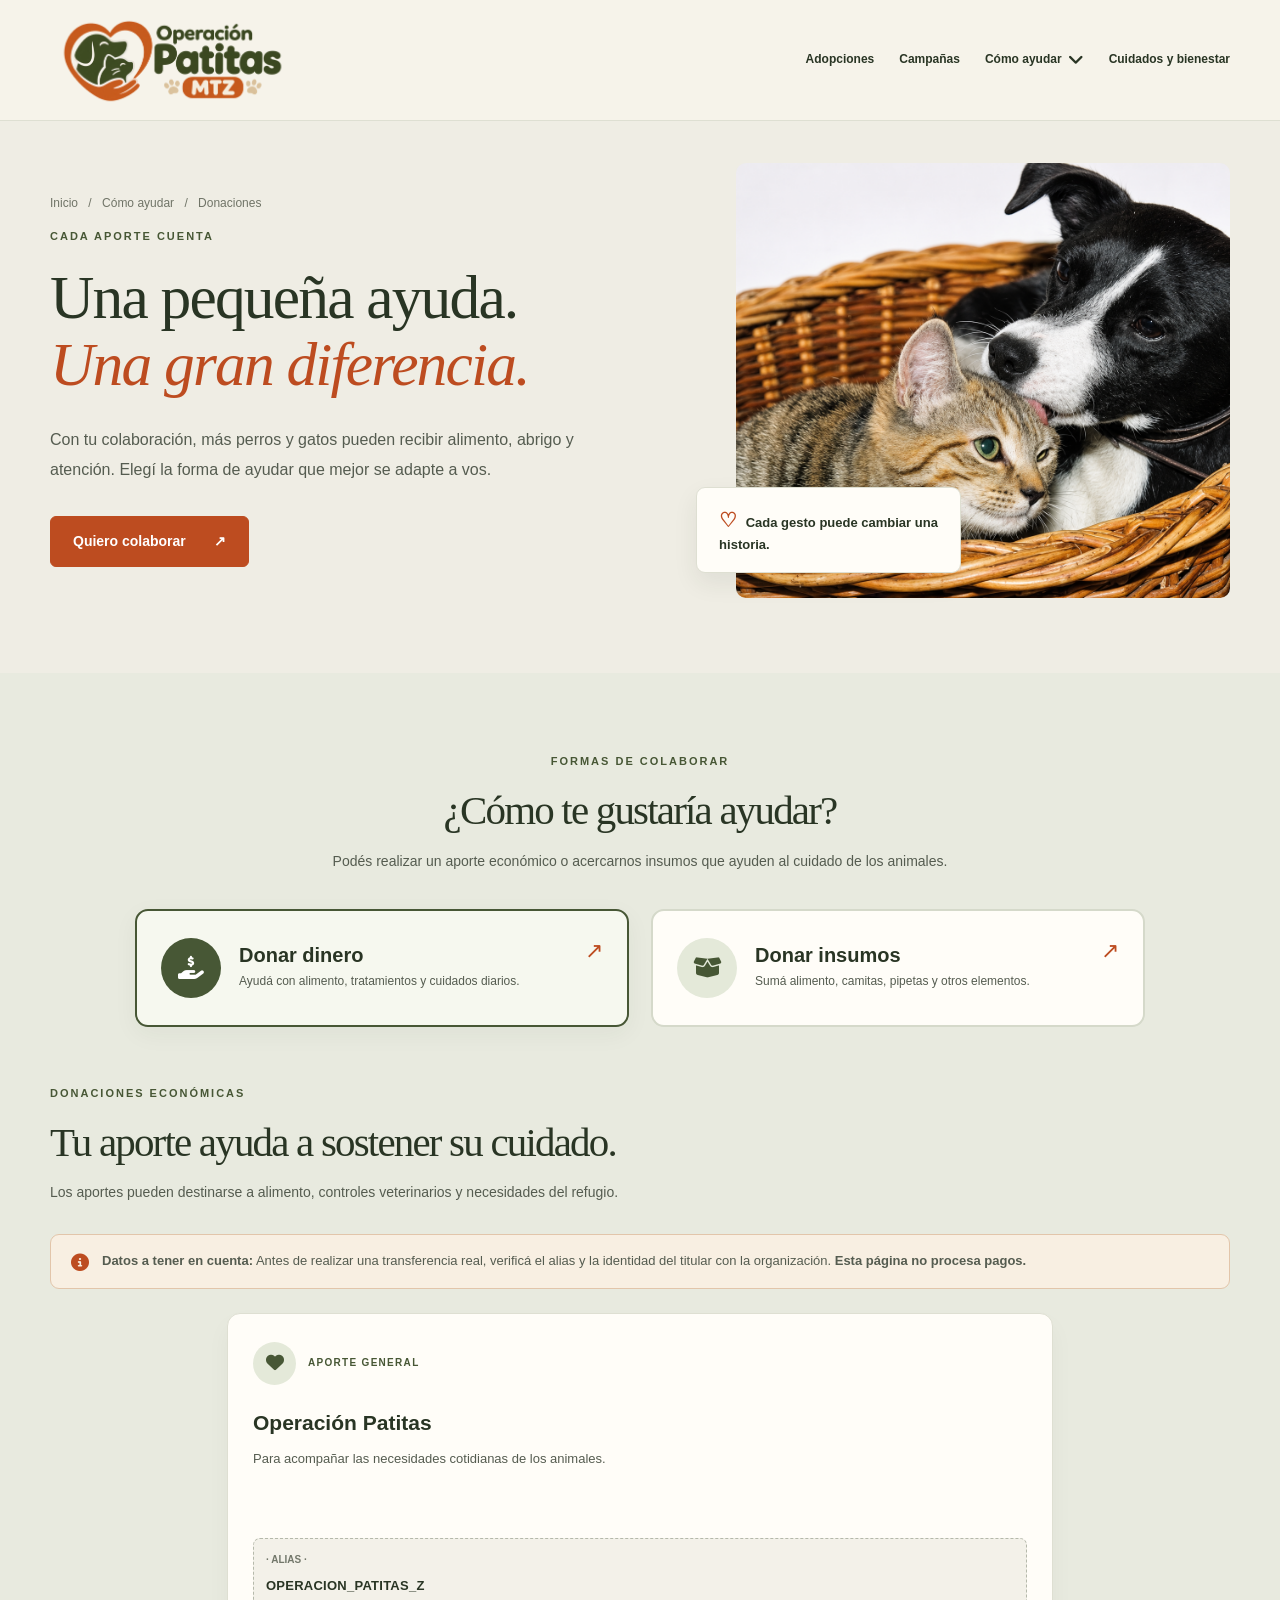
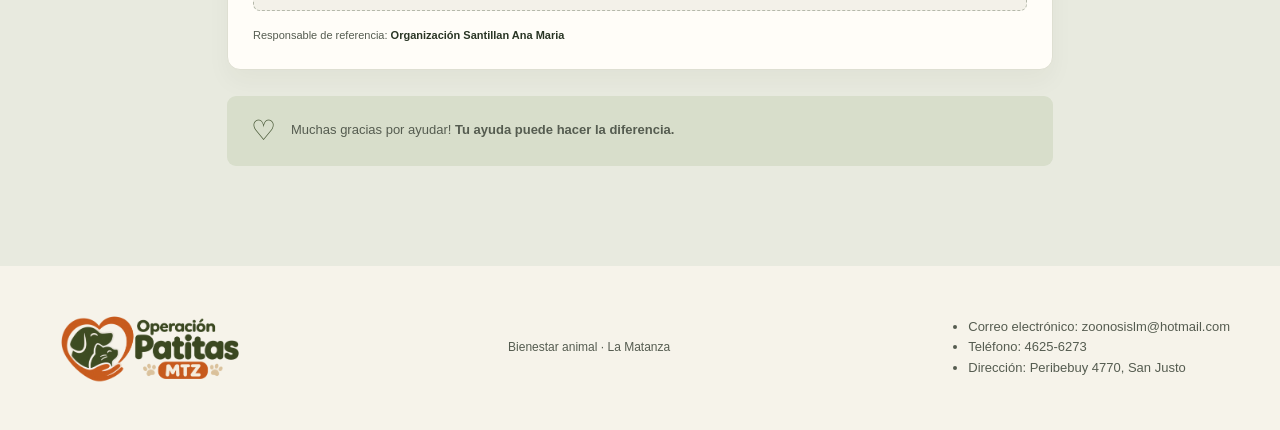
<file: pages/donaciones.html>
<!DOCTYPE html>
<html lang="es">
<head>
  <meta charset="UTF-8">
  <meta name="viewport" content="width=device-width, initial-scale=1.0">
  <meta name="description" content="Conocé cómo colaborar con Operación Patitas mediante donaciones de dinero o insumos para el bienestar de perros y gatos en La Matanza.">
  <title>Donaciones · Operación Patitas</title>
  <link rel="stylesheet" href="https://cdnjs.cloudflare.com/ajax/libs/font-awesome/6.5.1/css/all.min.css">
  <link rel="stylesheet" href="../css/estilos.css">
</head>
<body class="pagina-alerta pagina-donaciones">
  <a class="saltar" href="#contenido">Saltar al contenido</a>
  <header>
    <div class="contenedor encabezado">
      <a class="marca" href="../index.html#inicio" aria-label="Operación Patitas MTZ, inicio">
        <img class="logo-marca" src="../img/Corazón protector de Operación Patitas MTZ.png" alt="Operación Patitas MTZ">
      </a>
      <nav id="navegacion" aria-label="Navegación principal">
        <a href="./adopciones.html">Adopciones</a>
        <a href="../index.html#campanas">Campañas</a>
        <details class="menu-ayudar">
          <summary>Cómo ayudar <span aria-hidden="true"><i class="fa-solid fa-angle-down"></i></span></summary>
          <div class="menu-ayudar-opciones">
            <a href="alerta.html">Enviar una alerta</a>
            <a href="transito.html">Ofrecer tránsito</a>
            <a href="donaciones.html" aria-current="page">Donaciones</a>
          </div>
        </details>
        <a href="./cuidados.html">Cuidados y bienestar</a>
      </nav>
    </div>
  </header>

  <main id="contenido">
    <section class="donaciones-hero">
      <div class="contenedor donaciones-hero-grilla">
        <div class="donaciones-hero-texto">
          <div class="migas"><a href="../index.html">Inicio</a> <span>/</span> Cómo ayudar <span>/</span> Donaciones</div>
          <p class="etiqueta">CADA APORTE CUENTA</p>
          <h1>Una pequeña ayuda.<br><em>Una gran diferencia.</em></h1>
          <p class="bajada">Con tu colaboración, más perros y gatos pueden recibir alimento, abrigo y atención. Elegí la forma de ayudar que mejor se adapte a vos.</p>
          <a href="#elegir-donacion" class="boton">Quiero colaborar <span aria-hidden="true">↗</span></a>
        </div>
        <div class="donaciones-hero-visual">
          <img src="../img/Mimos en una cesta de mimbre.png" alt="Un perro de pelaje marrón y blanco mirando a cámara">
          <div class="alerta-imagen-nota"><span aria-hidden="true">♡</span> Cada gesto puede cambiar una historia.</div>
        </div>
      </div>
    </section>

    <section class="donaciones-cuerpo" id="elegir-donacion" aria-labelledby="donaciones-eleccion-titulo">
      <div class="contenedor">
        <div class="donaciones-presentacion">
          <p class="etiqueta">FORMAS DE COLABORAR</p>
          <h2 id="donaciones-eleccion-titulo">¿Cómo te gustaría ayudar?</h2>
          <p>Podés realizar un aporte económico o acercarnos insumos que ayuden al cuidado de los animales.</p>
        </div>

        <div class="donaciones-opciones" role="group" aria-label="Elegí el tipo de donación">
          <button type="button" class="donacion-opcion activa" id="opcion-dinero" aria-pressed="true" aria-controls="panel-dinero">
            <span class="donacion-opcion-icono" aria-hidden="true"><i class="fa-solid fa-hand-holding-dollar"></i></span>
            <span class="donacion-opcion-texto"><strong>Donar dinero</strong><small>Ayudá con alimento, tratamientos y cuidados diarios.</small></span>
            <span class="donacion-opcion-flecha" aria-hidden="true">↗</span>
          </button>
          <button type="button" class="donacion-opcion" id="opcion-insumos" aria-pressed="false" aria-controls="panel-insumos">
            <span class="donacion-opcion-icono" aria-hidden="true"><i class="fa-solid fa-box-open"></i></span>
            <span class="donacion-opcion-texto"><strong>Donar insumos</strong><small>Sumá alimento, camitas, pipetas y otros elementos.</small></span>
            <span class="donacion-opcion-flecha" aria-hidden="true">↗</span>
          </button>
        </div>

        <!-- OPCIÓN 1: DONAR DINERO -->
        <section id="panel-dinero" class="donaciones-panel" aria-labelledby="titulo-dinero">
          <div class="donaciones-panel-encabezado">
            <div>
              <p class="etiqueta">DONACIONES ECONÓMICAS</p>
              <h2 id="titulo-dinero">Tu aporte ayuda a sostener su cuidado.</h2>
              <p>Los aportes pueden destinarse a alimento, controles veterinarios y necesidades del refugio.</p>
            </div>
          </div>
          <p class="donaciones-aviso-ejemplo" role="note"><i class="fa-solid fa-circle-info" aria-hidden="true"></i>
            <span><strong>Datos a tener en cuenta:</strong> 
              Antes de realizar una transferencia real, verificá el alias y la identidad del titular con la organización. <strong>Esta página no procesa pagos.</strong>
            </span>
          </p>
          <div class="donaciones-alias">
            <article class="donaciones-alias-tarjeta">
              <div class="donaciones-alias-cabecera"><span class="donaciones-alias-icono" aria-hidden="true"><i class="fa-solid fa-heart"></i></span><span class="donaciones-alias-tipo">APORTE GENERAL</span></div>
              <h3>Operación Patitas</h3>
              <p>Para acompañar las necesidades cotidianas de los animales.</p>
              <div class="donaciones-alias-dato"><small> · ALIAS · </small><strong>OPERACION_PATITAS_Z</strong></div>
              <div class="donaciones-alias-titular">Responsable de referencia: <strong>Organización Santillan Ana Maria</strong></div>
            </article>
          </div>
          <div class="donaciones-nota-final-div">
            <div class="donaciones-nota-final"><span aria-hidden="true">♡</span><p>Muchas gracias por ayudar! <strong>Tu ayuda puede hacer la diferencia.</strong></p></div>
          </div>
        </section>

        <!-- OPCIÓN 2: DONAR INSUMOS -->
        <section id="panel-insumos" class="donaciones-panel" aria-labelledby="titulo-insumos" hidden>
          <div class="donaciones-panel-encabezado">
            <div>
              <p class="etiqueta">DONACIONES DE INSUMOS</p>
              <h2 id="titulo-insumos">Lo que tenés también puede ayudar.</h2>
              <p>Contanos qué querés donar. El formulario adapta sus preguntas según el tipo de insumo elegido.</p>
            </div>
          </div>
          <div class="alerta-formulario-grilla donaciones-formulario-grilla">
            <aside class="alerta-informacion donaciones-lateral">
              <p class="etiqueta">ANTES DE COMPLETAR</p>
              <h2>Cuidamos cada detalle.</h2>
              <p>Nos ayuda saber qué insumos ofrecés, en qué cantidad y cómo comunicarnos con vos para coordinar una posible entrega.</p>
              <div class="alerta-recomendacion"><span aria-hidden="true">♡</span><div><strong>Tené en cuenta</strong><p>Para alimentos y pipetas, priorizá productos cerrados y dentro de su fecha de vencimiento. La organización confirmará cuáles necesita y cómo recibirlos.</p></div></div>
              <div class="alerta-contacto-extra"><span aria-hidden="true">↗</span><p>¿Preferís colaborar con dinero? <button class="donaciones-enlace-boton" id="volver-dinero" type="button">Ver donaciones económicas</button>.</p></div>
            </aside>
            <div class="alerta-formulario-tarjeta donaciones-formulario-tarjeta">
              <div id="contenido-formulario-insumos">
                <p class="etiqueta">FORMULARIO DE DONACIÓN</p>
                <h2>Contanos qué querés donar.</h2>
                <p class="alerta-subtitulo">Completá los datos correctamente. Los campos marcados con * son obligatorios.</p>
                <form id="form-insumos" novalidate>
                  <fieldset>
                    <legend>¿Qué insumo querés donar?</legend>
                    <div class="campo-alerta">
                      <label for="tipo-insumo">Tipo de insumo <span aria-hidden="true">*</span></label>
                      <select id="tipo-insumo" name="tipo_insumo" required>
                        <option value="">Seleccioná una opción</option>
                        <option value="alimento">Alimento</option>
                        <option value="camita">Camitas</option>
                        <option value="pipeta">Pipetas antipulgas</option>
                        <option value="manta">Mantas o frazadas</option>
                        <option value="juguete">Juguetes</option>
                        <option value="higiene">Insumos de higiene</option>
                        <option value="otro">Otro insumo</option>
                      </select>
                    </div>
                    <!-- Se muestran solamente los campos del insumo seleccionado. -->
                    <div id="campos-alimento" class="donaciones-campos-dinamicos" hidden>
                      <div class="campos-dos">
                        <div class="campo-alerta"><label for="alimento-animal">¿Alimento para quién? <span aria-hidden="true">*</span></label><select id="alimento-animal" name="alimento_animal" required disabled><option value="">Seleccioná una opción</option><option value="perro">Perro</option><option value="gato">Gato</option></select></div>
                        <div class="campo-alerta"><label for="alimento-marca">Marca <span aria-hidden="true">*</span></label><input id="alimento-marca" name="alimento_marca" type="text" maxlength="60" placeholder="Ej. marca del alimento" required disabled></div>
                      </div>
                      <div class="campos-dos">
                        <div class="campo-alerta"><label for="alimento-kilos">Cantidad total (kg) <span aria-hidden="true">*</span></label><input id="alimento-kilos" name="alimento_kilos" type="number" min="0.1" max="1000" step="0.1" placeholder="Ej. 5" required disabled></div>
                        <div class="campo-alerta"><label for="alimento-etapa">Etapa <span class="opcional">(opcional)</span></label><select id="alimento-etapa" name="alimento_etapa" disabled><option value="">No especificada</option><option>Cachorro</option><option>Adulto</option><option>Senior</option></select></div>
                      </div>
                    </div>
                    <div id="campos-camita" class="donaciones-campos-dinamicos" hidden>
                      <div class="campos-dos">
                        <div class="campo-alerta"><label for="camita-tamano">Tamaño de las camitas <span aria-hidden="true">*</span></label><select id="camita-tamano" name="camita_tamano" required disabled><option value="">Seleccioná un tamaño</option><option>Pequeña</option><option>Mediana</option><option>Grande</option><option>Extra grande</option></select></div>
                        <div class="campo-alerta"><label for="camita-cantidad">Cantidad de camitas <span aria-hidden="true">*</span></label><input id="camita-cantidad" name="camita_cantidad" type="number" min="1" max="1000" step="1" placeholder="Ej. 2" required disabled></div>
                      </div>
                      <div class="campo-alerta"><label for="camita-estado">Estado <span aria-hidden="true">*</span></label><select id="camita-estado" name="camita_estado" required disabled><option value="">Seleccioná una opción</option><option>Nuevas</option><option>Usadas, en buen estado</option></select></div>
                    </div>
                    <div id="campos-pipeta" class="donaciones-campos-dinamicos" hidden>
                      <div class="campos-dos">
                        <div class="campo-alerta"><label for="pipeta-animal">¿Pipetas para quién? <span aria-hidden="true">*</span></label><select id="pipeta-animal" name="pipeta_animal" required disabled><option value="">Seleccioná una opción</option><option value="perro">Perro</option><option value="gato">Gato</option></select></div>
                        <div class="campo-alerta"><label for="pipeta-kilos">Rango de peso <span aria-hidden="true">*</span></label><select id="pipeta-kilos" name="pipeta_kilos" required disabled><option value="">Seleccioná primero perro o gato</option></select></div>
                      </div>
                      <div class="campos-dos">
                        <div class="campo-alerta"><label for="pipeta-marca">Marca <span aria-hidden="true">*</span></label><input id="pipeta-marca" name="pipeta_marca" type="text" maxlength="60" placeholder="Ej. marca de las pipetas" required disabled></div>
                        <div class="campo-alerta"><label for="pipeta-cantidad">Cantidad de pipetas <span aria-hidden="true">*</span></label><input id="pipeta-cantidad" name="pipeta_cantidad" type="number" min="1" max="1000" step="1" placeholder="Ej. 3" required disabled></div>
                      </div>
                      <small class="donaciones-nota-campo">El rango debe coincidir con el peso indicado en el envase, ya que varía según la marca.</small>
                    </div>
                    <div id="campos-otros" class="donaciones-campos-dinamicos" hidden>
                      <div class="campo-alerta"><label for="otros-detalle">¿Qué insumo es? <span aria-hidden="true">*</span></label><input id="otros-detalle" name="otros_detalle" type="text" maxlength="120" placeholder="Ej. mantas de polar, juguetes, productos de limpieza..." required disabled></div>
                      <div class="campo-alerta"><label for="otros-cantidad">Cantidad aproximada <span aria-hidden="true">*</span></label><input id="otros-cantidad" name="otros_cantidad" type="number" min="1" max="1000" step="1" placeholder="Ej. 4" required disabled></div>
                    </div>
                    <div class="campo-alerta"><label for="comentario-insumo">Detalles adicionales <span class="opcional">(opcional)</span></label><textarea id="comentario-insumo" name="comentario" rows="3" placeholder="Ej. fecha de vencimiento, presentación, estado o cualquier otro detalle."></textarea></div>
                  </fieldset>
                  <fieldset>
                    <legend>¿Cómo podemos contactarte?</legend>
                    <div class="campo-alerta"><label for="nombre-insumos">Nombre y apellido <span aria-hidden="true">*</span></label><input id="nombre-insumos" name="nombre" type="text" autocomplete="name" minlength="3" placeholder="Tu nombre y apellido" required></div>
                    <div class="campo-alerta">
                      <label for="localidad-insumos">Localidad <span aria-hidden="true">*</span></label>
                      <select id="localidad-insumos" name="localidad" required>
                        <option value="">Seleccioná tu localidad</option>
                        <option>San Justo</option><option>Ramos Mejía</option><option>Aldo Bonzi</option><option>Ciudad Evita</option><option>González Catán</option><option>Gregorio de Laferrere</option><option>Isidro Casanova</option><option>La Tablada</option><option>Lomas del Mirador</option><option>Rafael Castillo</option><option>Tapiales</option><option>Veinte de Junio (20 de Junio)</option><option>Villa Luzuriaga</option><option>Villa Madero (incluye Villa Celina)</option><option>Virrey del Pino</option>
                      </select>
                    </div>
                    <div class="campos-dos">
                      <div class="campo-alerta"><label for="medio-insumos">Medio de contacto <span aria-hidden="true">*</span></label><select id="medio-insumos" name="medio" required><option value="telefono">Teléfono / WhatsApp</option><option value="email">Correo electrónico</option></select></div>
                      <div class="campo-alerta"><label for="contacto-insumos">Dato de contacto <span aria-hidden="true">*</span></label><input id="contacto-insumos" name="contacto" type="tel" autocomplete="tel" placeholder="Ej. 11 1234-5678" required></div>
                    </div>
                  </fieldset>
                  <div class="transito-acuerdo"><input id="acepta-insumos" name="acepta" type="checkbox" required><label for="acepta-insumos">Entiendo que esta solicitud es una demostración: no se enviarán datos ni se coordinará una entrega real. <span aria-hidden="true">*</span></label></div>
                  <button class="boton boton-enviar-alerta" type="submit">Enviar ofrecimiento de insumos <span aria-hidden="true">↗</span></button>
                  <p id="error-insumos" class="alerta-error" role="alert" hidden></p>
                </form>
              </div>
              <div id="confirmacion-insumos" class="alerta-confirmacion" role="status" tabindex="-1" hidden>
                <div class="alerta-confirmacion-icono" aria-hidden="true">✓</div>
                <p class="etiqueta">SOLICITUD COMPLETADA</p>
                <h2>¡Gracias por querer colaborar!</h2>
                <p>Completaste correctamente el formulario de donación de insumos. En una versión real, el equipo revisaría lo ofrecido y se pondría en contacto para coordinar la entrega.</p>
                <button class="boton secundario" id="otra-donacion-insumos" type="button">Completar otra donación</button>
                <a class="enlace" href="../index.html">Volver al inicio <span aria-hidden="true">↗</span></a>
              </div>
            </div>
          </div>
        </section>
      </div>
    </section>
  </main>

  <footer class="contenedor">
    <a class="marca" href="../index.html" aria-label="Operación Patitas MTZ, inicio"><img class="logo-marca" src="../img/Corazón protector de Operación Patitas MTZ.png" alt="Operación Patitas MTZ"></a>
    <p>Bienestar animal · La Matanza</p>
    <div><ul><li>Correo electrónico: zoonosislm@hotmail.com</li><li>Teléfono: 4625-6273</li><li>Dirección: Peribebuy 4770, San Justo</li></ul></div>
  </footer>

  <script>
    const botonDinero = document.getElementById('opcion-dinero');
    const botonInsumos = document.getElementById('opcion-insumos');
    const panelDinero = document.getElementById('panel-dinero');
    const panelInsumos = document.getElementById('panel-insumos');
    const formularioInsumos = document.getElementById('form-insumos');
    const tipoInsumo = document.getElementById('tipo-insumo');
    const medioContacto = document.getElementById('medio-insumos');
    const datoContacto = document.getElementById('contacto-insumos');
    const errorInsumos = document.getElementById('error-insumos');
    const contenidoFormulario = document.getElementById('contenido-formulario-insumos');
    const confirmacion = document.getElementById('confirmacion-insumos');

    function elegirDonacion(tipo) {
      const dinero = tipo === 'dinero';
      botonDinero.classList.toggle('activa', dinero);
      botonInsumos.classList.toggle('activa', !dinero);
      botonDinero.setAttribute('aria-pressed', String(dinero));
      botonInsumos.setAttribute('aria-pressed', String(!dinero));
      panelDinero.hidden = !dinero;
      panelInsumos.hidden = dinero;
      const panel = dinero ? panelDinero : panelInsumos;
      panel.scrollIntoView({ behavior: window.matchMedia('(prefers-reduced-motion: reduce)').matches ? 'auto' : 'smooth', block: 'start' });
    }
    botonDinero.addEventListener('click', () => elegirDonacion('dinero'));
    botonInsumos.addEventListener('click', () => elegirDonacion('insumos'));
    document.getElementById('volver-dinero').addEventListener('click', () => elegirDonacion('dinero'));

    // Cada categoría habilita únicamente sus controles; las otras no se validan ni se envían.
    const camposPorTipo = {
      alimento: 'campos-alimento',
      camita: 'campos-camita',
      pipeta: 'campos-pipeta',
      manta: 'campos-otros',
      juguete: 'campos-otros',
      higiene: 'campos-otros',
      otro: 'campos-otros'
    };
    const idsPaneles = ['campos-alimento', 'campos-camita', 'campos-pipeta', 'campos-otros'];

    function actualizarTipoInsumo() {
      const seleccionado = camposPorTipo[tipoInsumo.value] || null;
      idsPaneles.forEach(id => {
        const panel = document.getElementById(id);
        const activo = id === seleccionado;
        panel.hidden = !activo;
        panel.querySelectorAll('input, select, textarea').forEach(control => {
          control.disabled = !activo;
          if (!activo) control.value = '';
        });
      });
      if (tipoInsumo.value === 'manta') document.getElementById('otros-detalle').placeholder = 'Ej. mantas de polar o frazadas';
      else if (tipoInsumo.value === 'juguete') document.getElementById('otros-detalle').placeholder = 'Ej. pelotas, juguetes de goma';
      else if (tipoInsumo.value === 'higiene') document.getElementById('otros-detalle').placeholder = 'Ej. bolsas de residuos, productos de limpieza';
      else document.getElementById('otros-detalle').placeholder = 'Describí el insumo que querés donar';
      if (tipoInsumo.value !== 'pipeta') document.getElementById('pipeta-animal').value = '';
      actualizarRangoPipeta();
    }
    tipoInsumo.addEventListener('change', actualizarTipoInsumo);

    function actualizarRangoPipeta() {
      const especie = document.getElementById('pipeta-animal').value;
      const rango = document.getElementById('pipeta-kilos');
      const opciones = especie === 'perro'
        ? ['Hasta 4 kg', 'De 4 a 10 kg', 'De 10 a 25 kg', 'Más de 25 kg']
        : especie === 'gato'
        ? ['Hasta 4 kg', 'De 4 a 8 kg', 'Más de 8 kg']
        : [];
      rango.replaceChildren(new Option(especie ? 'Seleccioná el rango del envase' : 'Seleccioná primero perro o gato', ''));
      opciones.forEach(valor => rango.add(new Option(valor, valor)));
    }
    document.getElementById('pipeta-animal').addEventListener('change', actualizarRangoPipeta);

    function actualizarContacto() {
      const email = medioContacto.value === 'email';
      datoContacto.type = email ? 'email' : 'tel';
      datoContacto.placeholder = email ? 'Ej. nombre@correo.com' : 'Ej. 11 1234-5678';
      datoContacto.autocomplete = email ? 'email' : 'tel';
      datoContacto.setCustomValidity('');
      datoContacto.value = '';
    }
    medioContacto.addEventListener('change', actualizarContacto);

    formularioInsumos.addEventListener('submit', evento => {
      evento.preventDefault(); // No se envía información a un servidor.
      errorInsumos.hidden = true;
      datoContacto.setCustomValidity('');
      if (medioContacto.value === 'telefono' && datoContacto.value.trim() && datoContacto.value.replace(/\D/g, '').length < 8) {
        datoContacto.setCustomValidity('Ingresá un número con al menos 8 dígitos.');
      }
      if (!formularioInsumos.reportValidity()) {
        errorInsumos.textContent = 'Revisá los campos señalados antes de continuar.';
        errorInsumos.hidden = false;
        return;
      }
      contenidoFormulario.hidden = true;
      confirmacion.hidden = false;
      confirmacion.focus();
      confirmacion.scrollIntoView({ behavior: window.matchMedia('(prefers-reduced-motion: reduce)').matches ? 'auto' : 'smooth', block: 'start' });
    });

    document.getElementById('otra-donacion-insumos').addEventListener('click', () => {
      formularioInsumos.reset();
      actualizarTipoInsumo();
      actualizarContacto();
      errorInsumos.hidden = true;
      confirmacion.hidden = true;
      contenidoFormulario.hidden = false;
      tipoInsumo.focus();
    });

    actualizarTipoInsumo();
  </script>
</body>
</html>
</file>
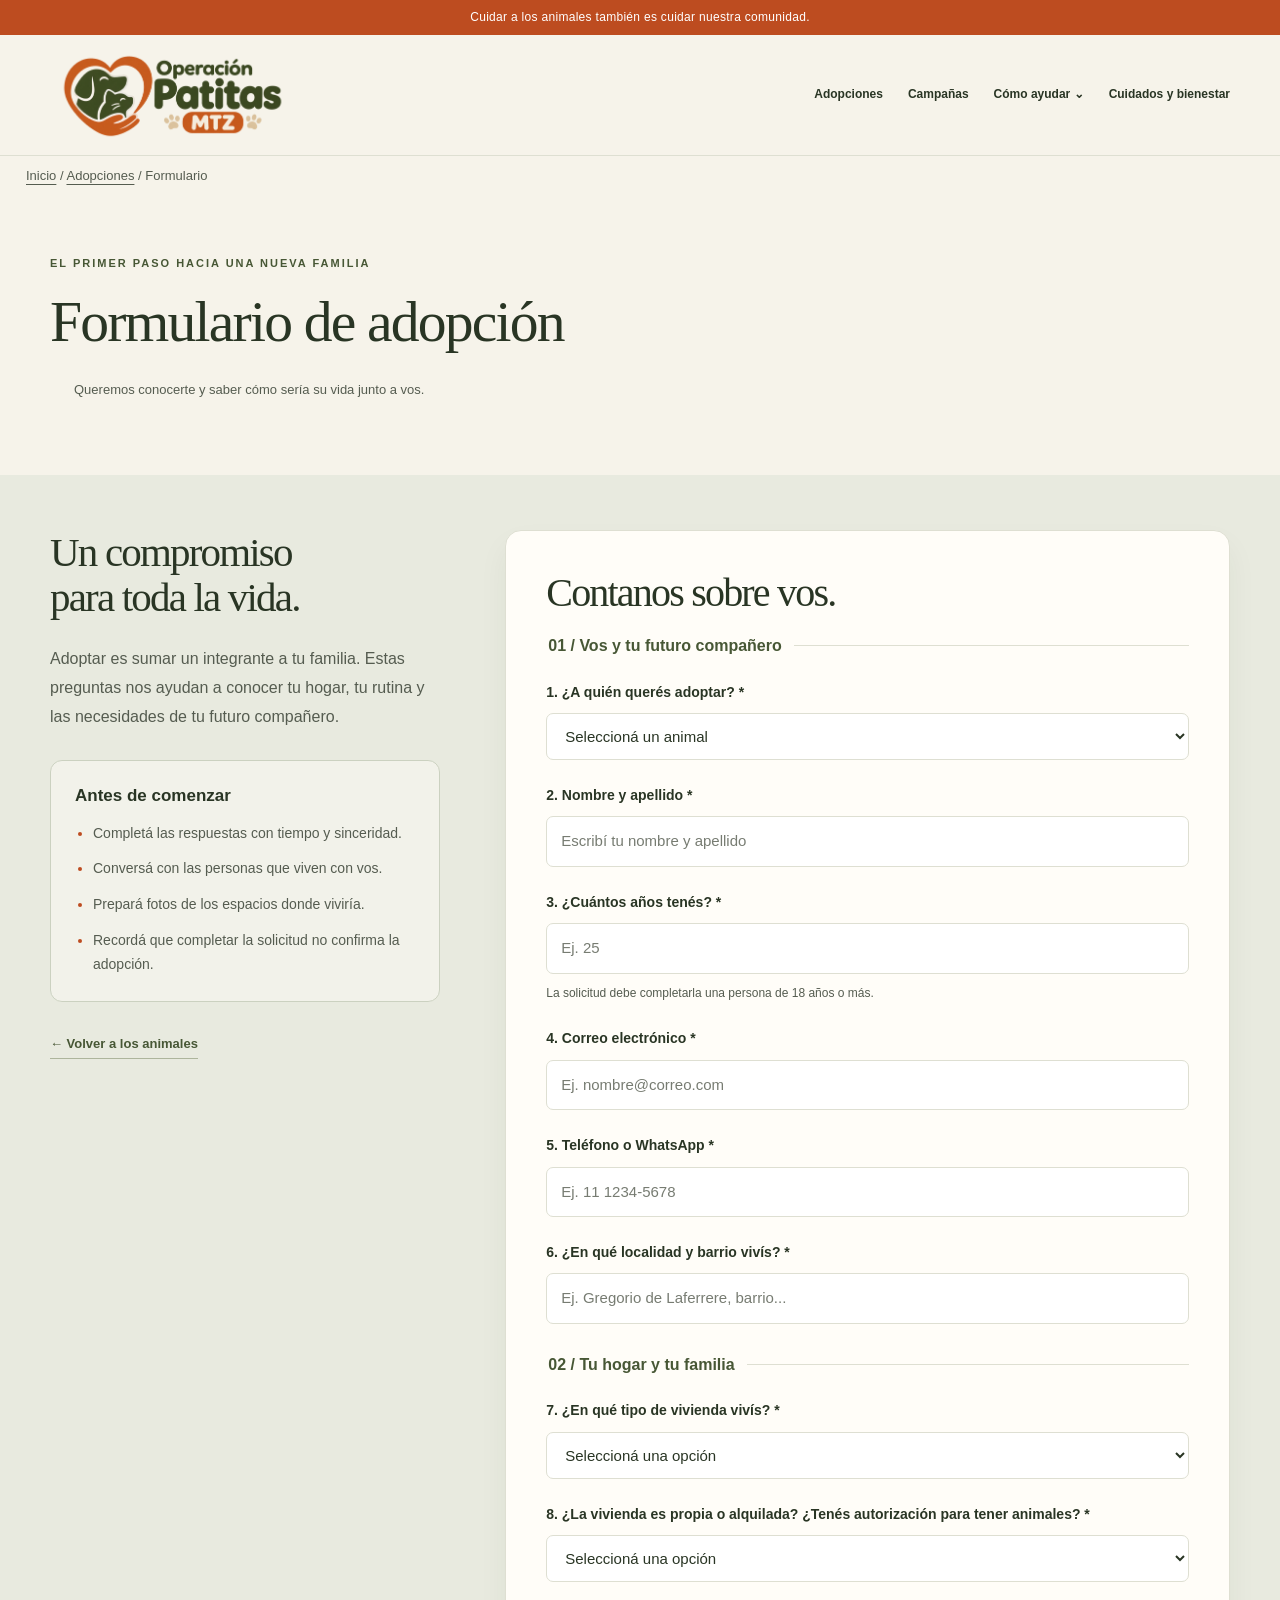
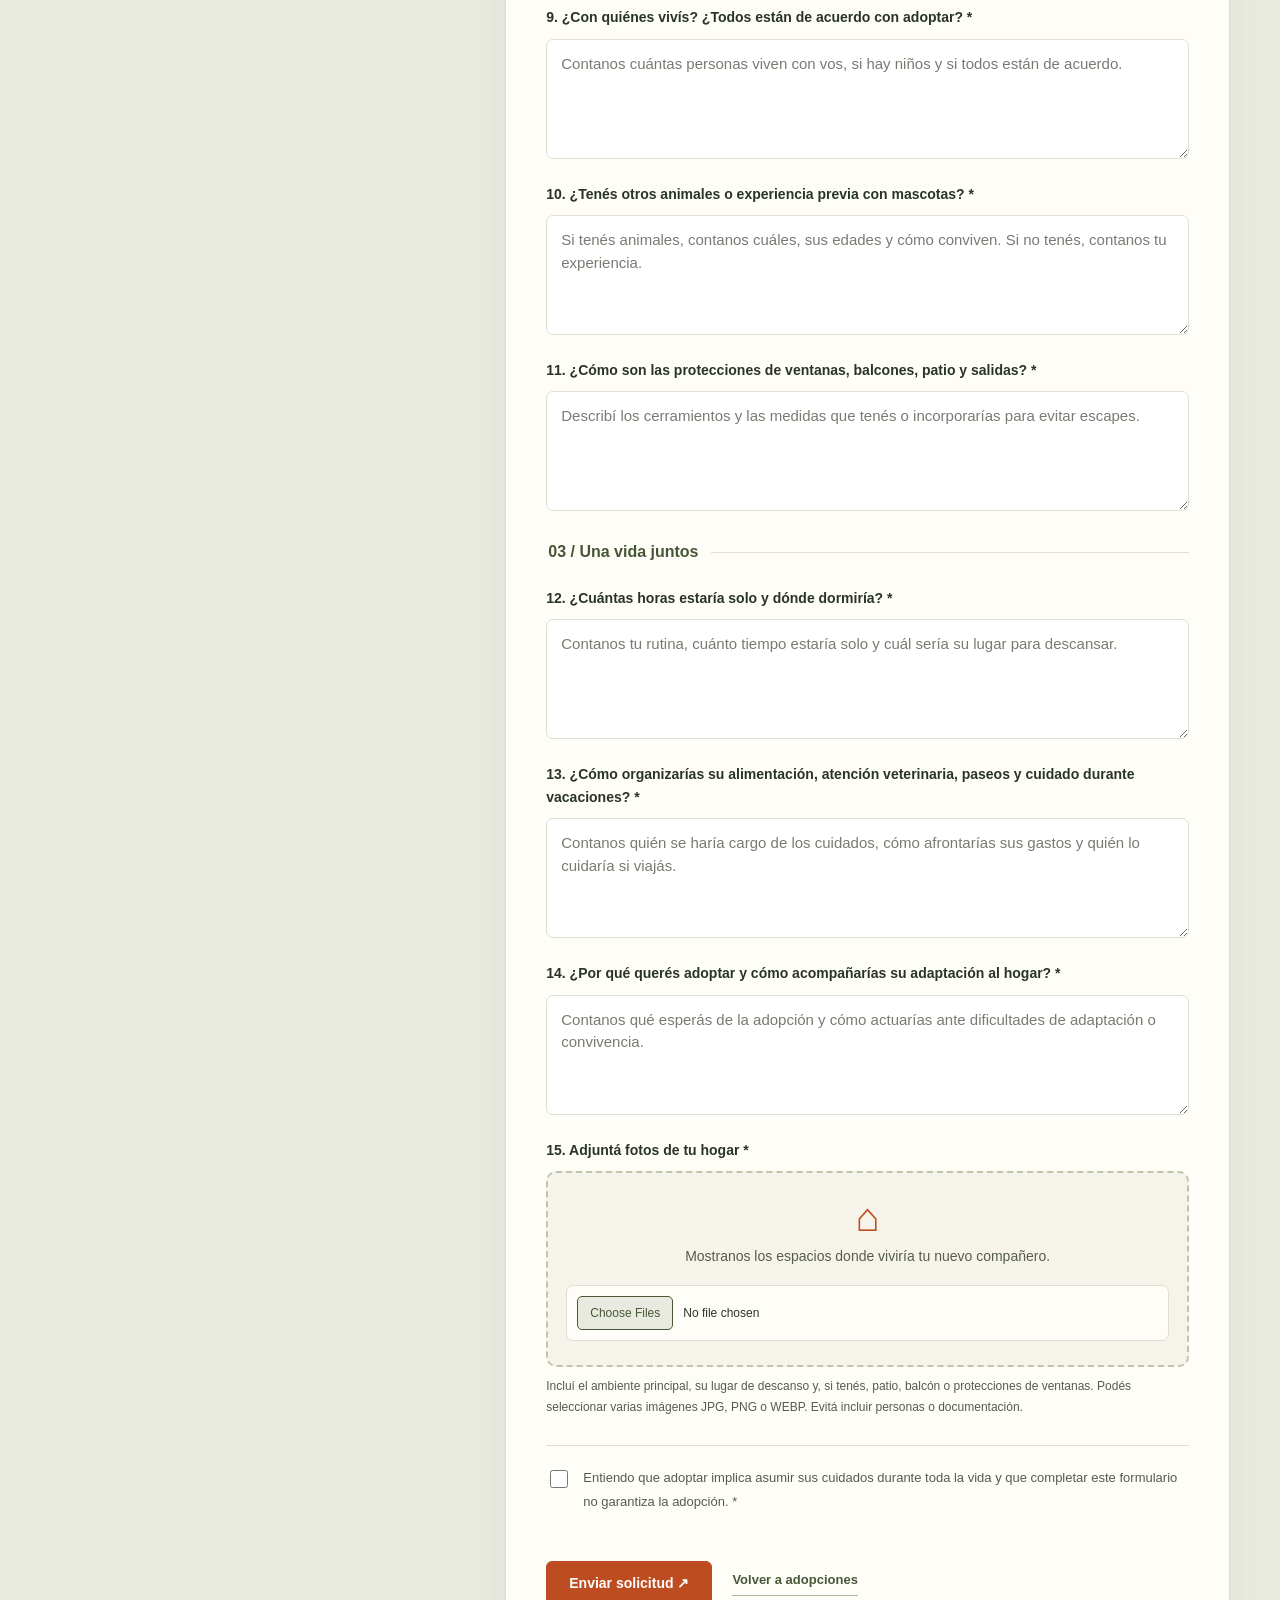
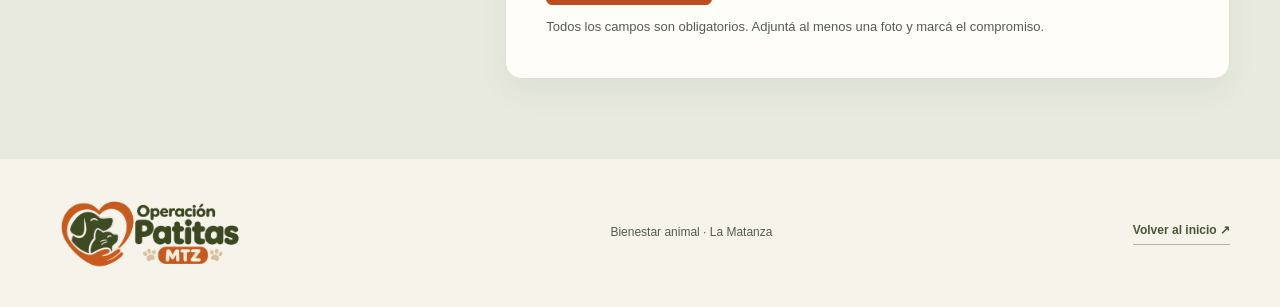
<file: pages/formulario-adopcion.html>
<!DOCTYPE html>
<html lang="es">

<head>
    <meta charset="UTF-8">
    <meta name="viewport" content="width=device-width, initial-scale=1.0">

    <title>Formulario de adopción | Operación Patitas</title>

    <link rel="stylesheet" href="../css/estilos.css">
    <link rel="stylesheet" href="../css/adopciones.css">
</head>

<body class="pagina-adopciones">

    <a class="saltar" href="#contenido">Saltar al contenido</a>

    <div class="barra-superior">
        Cuidar a los animales también es cuidar nuestra comunidad.
    </div>

    <!-- ENCABEZADO -->
    <header>
        <div class="contenedor encabezado">

            <a class="marca" href="../index.html">
                <img class="logo-marca" src="../img/Corazón protector de Operación Patitas MTZ.png"
                    alt="Operación Patitas MTZ">
            </a>

            <nav aria-label="Navegación principal">
                <a href="adopciones.html">Adopciones</a>

                <a href="../index.html#campanas">Campañas</a>

                <details class="menu-ayudar">
                    <summary>Cómo ayudar ⌄</summary>

                    <div class="menu-ayudar-opciones">
                        <a href="alerta.html">Enviar una alerta</a>
                        <a href="transito.html">Ofrecer tránsito</a>
                        <a href="donaciones.html">Donaciones</a>
                    </div>
                </details>

                <a href="cuidados.html">Cuidados y bienestar</a>
            </nav>

        </div>
    </header>

    <main id="contenido">
        <p class="adopciones-ruta">
            <a href="../index.html">Inicio</a> /
            <a href="adopciones.html">Adopciones</a> /
            Formulario

            <!-- PRESENTACIÓN -->
        <section class="contenedor adopciones-presentacion">

            </p>

            <p class="etiqueta">
                EL PRIMER PASO HACIA UNA NUEVA FAMILIA
            </p>

            <h1>Formulario de adopción</h1>

            <p class="adopciones-descripcion">
                Queremos conocerte y saber cómo sería su vida junto a vos.
            </p>

        </section>

        <!-- FORMULARIO -->
        <section class="adopcion-formulario-fondo">
            <div class="contenedor adopcion-formulario-distribucion">

                <!-- INFORMACIÓN LATERAL -->
                <aside class="adopcion-informacion">


                    <h2>
                        Un compromiso<br>
                        para toda la vida.
                    </h2>

                    <p>
                        Adoptar es sumar un integrante a tu familia.
                        Estas preguntas nos ayudan a conocer tu hogar,
                        tu rutina y las necesidades de tu futuro compañero.
                    </p>

                    <div class="adopcion-consejos">
                        <h3>Antes de comenzar</h3>

                        <ul>
                            <li>
                                Completá las respuestas con tiempo y sinceridad.
                            </li>

                            <li>
                                Conversá con las personas que viven con vos.
                            </li>

                            <li>
                                Prepará fotos de los espacios donde viviría.
                            </li>

                            <li>
                                Recordá que completar la solicitud
                                no confirma la adopción.
                            </li>
                        </ul>
                    </div>

                    <a class="enlace" href="adopciones.html">
                        ← Volver a los animales
                    </a>

                </aside>

                <!-- TARJETA DEL FORMULARIO -->
                <div class="adopcion-formulario-tarjeta">


                    <h2>Contanos sobre vos.</h2>



                    <form class="formulario-adopcion" method="post" enctype="multipart/form-data"
                        aria-describedby="aviso-maqueta">

                        <!-- DATOS PERSONALES -->
                        <fieldset>
                            <legend>01 / Vos y tu futuro compañero</legend>

                            <!-- PREGUNTA 1 -->
                            <div class="adopcion-campo">
                                <label for="animal">
                                    1. ¿A quién querés adoptar? *
                                </label>

                                <select id="animal" name="animal" required>
                                    <option value="">Seleccioná un animal</option>
                                    <option value="milo">Milo</option>
                                    <option value="luna">Luna</option>
                                    <option value="toby">Toby</option>
                                    <option value="nina">Nina</option>
                                    <option value="simon">Simón</option>
                                    <option value="roma">Roma</option>
                                    <option value="coco">Coco</option>
                                    <option value="olivia">Olivia</option>
                                    <option value="felipe">Felipe</option>
                                    <option value="mora">Mora</option>
                                </select>
                            </div>

                            <!-- PREGUNTA 2 -->
                            <div class="adopcion-campo">
                                <label for="nombre">
                                    2. Nombre y apellido *
                                </label>

                                <input type="text" id="nombre" name="nombre" autocomplete="name"
                                    placeholder="Escribí tu nombre y apellido" minlength="3" maxlength="100" required>
                            </div>

                            <!-- PREGUNTA 3 -->
                            <div class="adopcion-campo">
                                <label for="edad">
                                    3. ¿Cuántos años tenés? *
                                </label>

                                <input type="number" id="edad" name="edad" min="18" max="120" placeholder="Ej. 25"
                                    aria-describedby="edad-ayuda" required>

                                <small id="edad-ayuda">
                                    La solicitud debe completarla una persona
                                    de 18 años o más.
                                </small>
                            </div>

                            <!-- PREGUNTA 4 -->
                            <div class="adopcion-campo">
                                <label for="correo">
                                    4. Correo electrónico *
                                </label>

                                <input type="email" id="correo" name="correo" autocomplete="email"
                                    placeholder="Ej. nombre@correo.com" required>
                            </div>

                            <!-- PREGUNTA 5 -->
                            <div class="adopcion-campo">
                                <label for="telefono">
                                    5. Teléfono o WhatsApp *
                                </label>

                                <input type="tel" id="telefono" name="telefono" autocomplete="tel"
                                    placeholder="Ej. 11 1234-5678" minlength="8" maxlength="25" required>
                            </div>

                            <!-- PREGUNTA 6 -->
                            <div class="adopcion-campo">
                                <label for="localidad">
                                    6. ¿En qué localidad y barrio vivís? *
                                </label>

                                <input type="text" id="localidad" name="localidad" autocomplete="address-level2"
                                    placeholder="Ej. Gregorio de Laferrere, barrio..." minlength="3" maxlength="150"
                                    required>
                            </div>

                        </fieldset>

                        <!-- HOGAR Y CONVIVENCIA -->
                        <fieldset>
                            <legend>02 / Tu hogar y tu familia</legend>

                            <!-- PREGUNTA 7 -->
                            <div class="adopcion-campo">
                                <label for="vivienda">
                                    7. ¿En qué tipo de vivienda vivís? *
                                </label>

                                <select id="vivienda" name="vivienda" required>
                                    <option value="">Seleccioná una opción</option>
                                    <option value="casa">Casa</option>
                                    <option value="departamento">Departamento</option>
                                    <option value="ph">PH</option>
                                    <option value="otra">Otra</option>
                                </select>
                            </div>

                            <!-- PREGUNTA 8 -->
                            <div class="adopcion-campo">
                                <label for="permiso">
                                    8. ¿La vivienda es propia o alquilada?
                                    ¿Tenés autorización para tener animales? *
                                </label>

                                <select id="permiso" name="permiso" required>
                                    <option value="">Seleccioná una opción</option>

                                    <option value="propia">
                                        Propia, puedo tener animales
                                    </option>

                                    <option value="alquilada-permiso">
                                        Alquilada, tengo autorización
                                    </option>

                                    <option value="prestada-permiso">
                                        Prestada, tengo autorización
                                    </option>

                                    <option value="pendiente">
                                        Todavía debo consultarlo
                                    </option>

                                    <option value="otra">
                                        Otra situación
                                    </option>
                                </select>
                            </div>

                            <!-- PREGUNTA 9 -->
                            <div class="adopcion-campo">
                                <label for="familia">
                                    9. ¿Con quiénes vivís?
                                    ¿Todos están de acuerdo con adoptar? *
                                </label>

                                <textarea id="familia" name="familia" rows="4" maxlength="1500"
                                    placeholder="Contanos cuántas personas viven con vos, si hay niños y si todos están de acuerdo."
                                    required></textarea>
                            </div>

                            <!-- PREGUNTA 10 -->
                            <div class="adopcion-campo">
                                <label for="otros-animales">
                                    10. ¿Tenés otros animales o experiencia
                                    previa con mascotas? *
                                </label>

                                <textarea id="otros-animales" name="otros_animales" rows="4" maxlength="1500"
                                    placeholder="Si tenés animales, contanos cuáles, sus edades y cómo conviven. Si no tenés, contanos tu experiencia."
                                    required></textarea>
                            </div>

                            <!-- PREGUNTA 11 -->
                            <div class="adopcion-campo">
                                <label for="seguridad">
                                    11. ¿Cómo son las protecciones de ventanas,
                                    balcones, patio y salidas? *
                                </label>

                                <textarea id="seguridad" name="seguridad" rows="4" maxlength="1500"
                                    placeholder="Describí los cerramientos y las medidas que tenés o incorporarías para evitar escapes."
                                    required></textarea>
                            </div>

                        </fieldset>

                        <!-- CUIDADOS Y FOTOS -->
                        <fieldset>
                            <legend>03 / Una vida juntos</legend>

                            <!-- PREGUNTA 12 -->
                            <div class="adopcion-campo">
                                <label for="rutina">
                                    12. ¿Cuántas horas estaría solo y dónde dormiría? *
                                </label>

                                <textarea id="rutina" name="rutina" rows="4" maxlength="1500"
                                    placeholder="Contanos tu rutina, cuánto tiempo estaría solo y cuál sería su lugar para descansar."
                                    required></textarea>
                            </div>

                            <!-- PREGUNTA 13 -->
                            <div class="adopcion-campo">
                                <label for="cuidados">
                                    13. ¿Cómo organizarías su alimentación,
                                    atención veterinaria, paseos y cuidado durante vacaciones? *
                                </label>

                                <textarea id="cuidados" name="cuidados" rows="4" maxlength="1500"
                                    placeholder="Contanos quién se haría cargo de los cuidados, cómo afrontarías sus gastos y quién lo cuidaría si viajás."
                                    required></textarea>
                            </div>

                            <!-- PREGUNTA 14 -->
                            <div class="adopcion-campo">
                                <label for="motivacion">
                                    14. ¿Por qué querés adoptar y cómo acompañarías
                                    su adaptación al hogar? *
                                </label>

                                <textarea id="motivacion" name="motivacion" rows="4" maxlength="1500"
                                    placeholder="Contanos qué esperás de la adopción y cómo actuarías ante dificultades de adaptación o convivencia."
                                    required></textarea>
                            </div>

                            <!-- PREGUNTA 15 -->
                            <div class="adopcion-campo">
                                <label for="fotos">
                                    15. Adjuntá fotos de tu hogar *
                                </label>

                                <div class="adopcion-archivos">

                                    <span class="adopcion-archivos-icono" aria-hidden="true">⌂</span>

                                    <p>
                                        Mostranos los espacios donde viviría
                                        tu nuevo compañero.
                                    </p>

                                    <input type="file" id="fotos" name="fotos[]"
                                        accept="image/jpeg,image/png,image/webp" multiple aria-describedby="fotos-ayuda"
                                        required>

                                </div>

                                <small id="fotos-ayuda">
                                    Incluí el ambiente principal, su lugar de descanso
                                    y, si tenés, patio, balcón o protecciones de ventanas.
                                    Podés seleccionar varias imágenes JPG, PNG o WEBP.
                                    Evitá incluir personas o documentación.
                                </small>
                            </div>

                        </fieldset>

                        <!-- COMPROMISO -->
                        <div class="adopcion-acuerdo">

                            <input type="checkbox" id="compromiso" name="compromiso" required>

                            <label for="compromiso">
                                Entiendo que adoptar implica asumir sus cuidados
                                durante toda la vida y que completar este formulario
                                no garantiza la adopción. *
                            </label>

                        </div>
                        <div class="adopcion-formulario-acciones">

                            <!-- Si falta algo, el navegador indica qué campo corregir -->
                            <button class="boton revisar-formulario" type="submit">
                                Enviar solicitud ↗
                            </button>

                            <!-- Cuando todo es válido, este enlace abre la confirmación -->
                            <a class="boton confirmar-formulario" href="#confirmacion-adopcion">
                                Enviar solicitud ↗
                            </a>

                            <a class="enlace" href="adopciones.html">
                                Volver a adopciones
                            </a>

                        </div>

                        <p class="aviso-campos">
                            Todos los campos son obligatorios.
                            Adjuntá al menos una foto y marcá el compromiso.
                        </p>

                    </form>

                </div>
            </div>
        </section>
        <section id="confirmacion-adopcion" class="popup-confirmacion" role="dialog" aria-modal="true"
            aria-labelledby="titulo-confirmacion">
            <div class="confirmacion-tarjeta">

                <a href="#contenido" class="confirmacion-cerrar" aria-label="Cerrar confirmación">
                    ×
                </a>

                <span class="confirmacion-icono" aria-hidden="true">✓</span>

                <p class="etiqueta">¡GRACIAS POR ELEGIR ADOPTAR!</p>

                <h2 id="titulo-confirmacion">
                    Recibimos tu formulario.
                </h2>

                <p>
                    El próximo paso es que nuestro equipo revise
                    tu solicitud y se comunique con vos para coordinar una entrevista.
                </p>

                <a class="boton" href="adopciones.html">
                    Volver a adopciones ↗
                </a>

            </div>
        </section>

    </main>

    <!-- PIE DE PÁGINA -->
    <footer class="contenedor">

        <a class="marca" href="../index.html">
            <img class="logo-marca" src="../img/Corazón protector de Operación Patitas MTZ.png"
                alt="Operación Patitas MTZ">
        </a>

        <p>Bienestar animal · La Matanza</p>

        <a class="enlace" href="../index.html">
            Volver al inicio ↗
        </a>

    </footer>

</body>

</html>
</file>
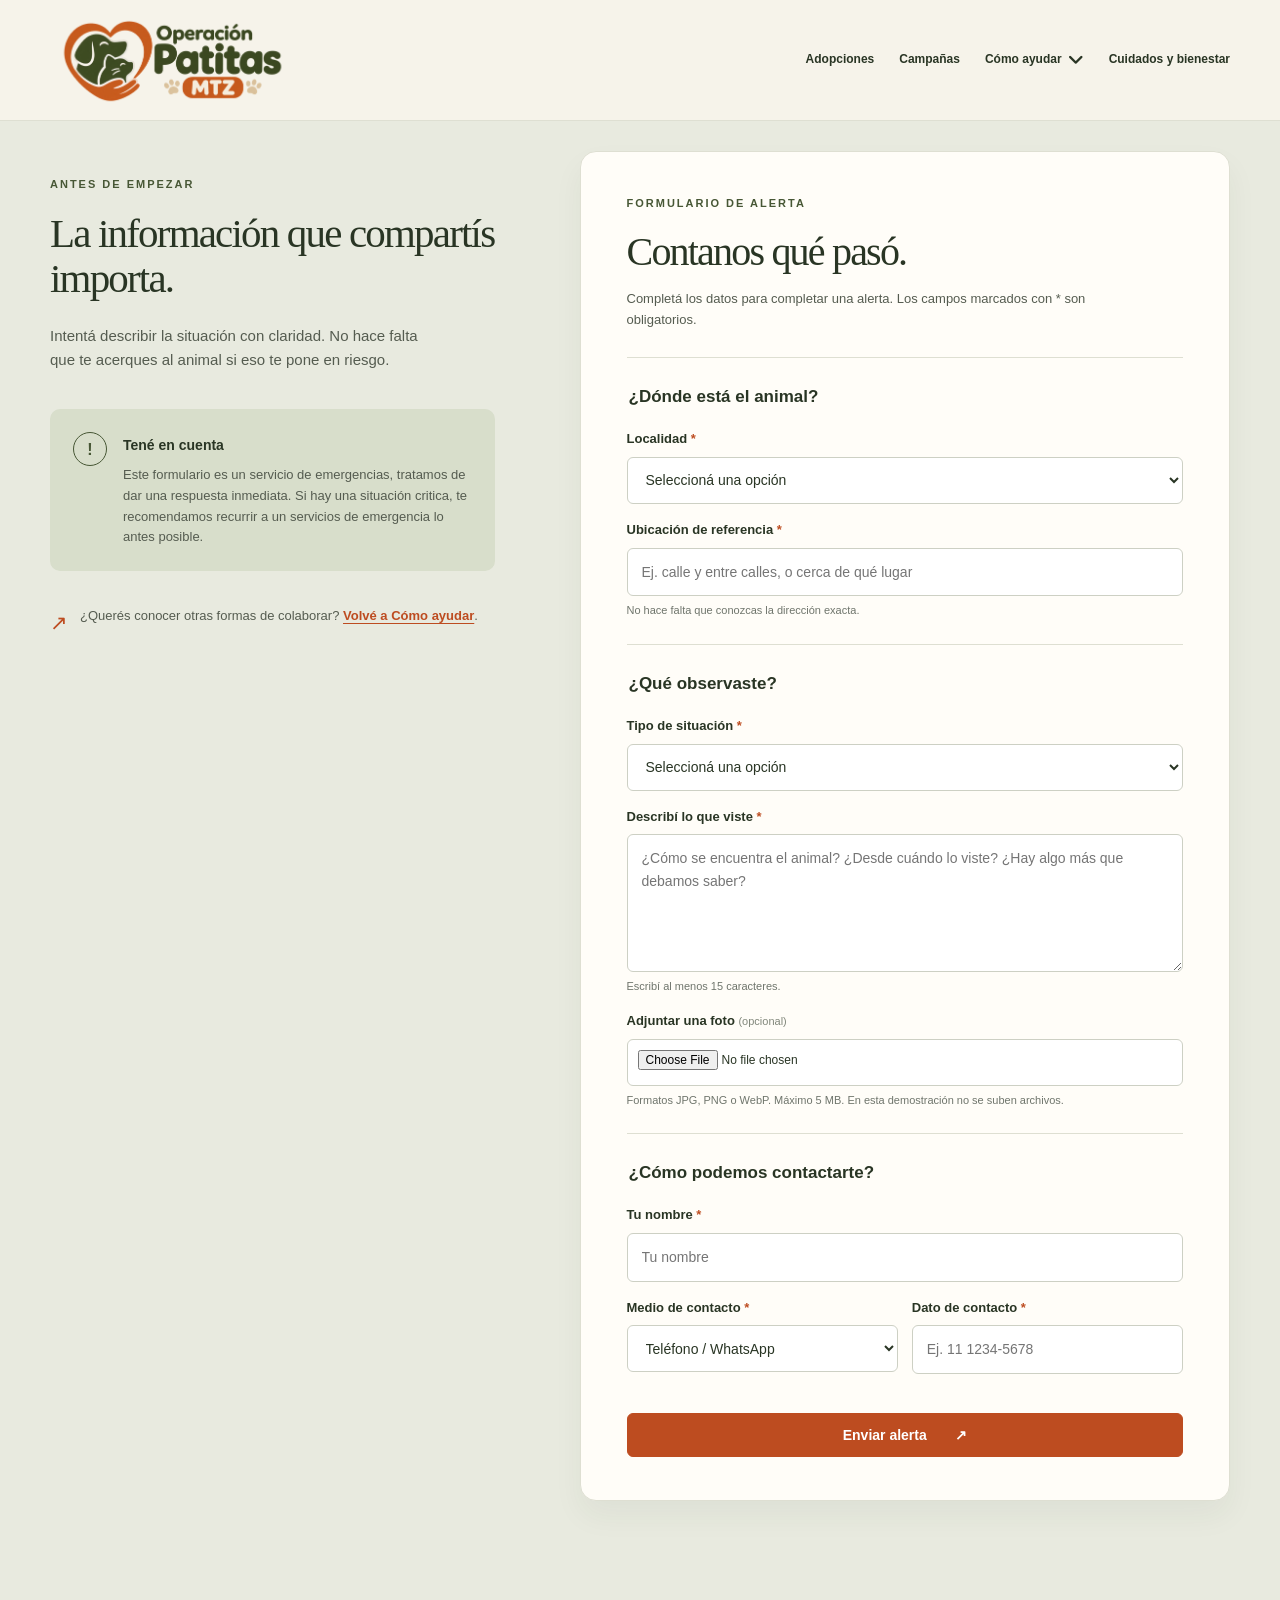
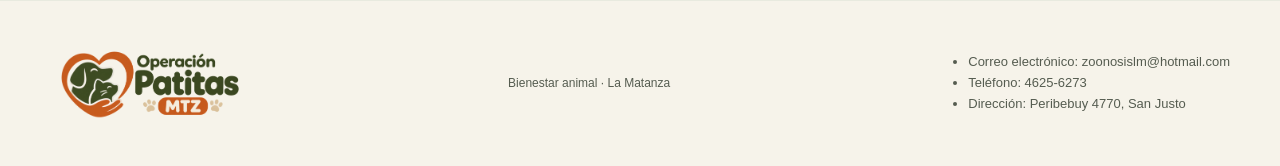
<file: pages/formulario-alerta.html>
<!DOCTYPE html>
<html lang="es">
<head>
  <meta charset="UTF-8">
  <meta name="viewport" content="width=device-width, initial-scale=1.0">
  <meta name="description" content="Informá sobre animales en situación de calle, abandono o posible maltrato en La Matanza. Conocé cómo enviar una alerta a Operación Patitas.">
  <title>Enviar una alerta · Operación Patitas</title>
  <link rel="stylesheet" href="https://cdnjs.cloudflare.com/ajax/libs/font-awesome/6.5.1/css/all.min.css">
  <link rel="stylesheet" href="../css/estilos.css">
</head>
<body class="pagina-alerta">
  <a class="saltar" href="#contenido">Saltar al contenido</a>
  <header>
    <div class="contenedor encabezado">
      <a class="marca" href="../index.html#inicio" aria-label="Operación Patitas MTZ, inicio">
        <img class="logo-marca" src="../img/Corazón protector de Operación Patitas MTZ.png" alt="Operación Patitas MTZ">
      </a>
      <nav id="navegacion" aria-label="Navegación principal">
        <a href="./adopciones.html">Adopciones</a>
        <a href="../index.html#campanas">Campañas</a>
        <details class="menu-ayudar">
          <summary>Cómo ayudar <span aria-hidden="true"><i class="fa-solid fa-angle-down"></i></span></summary>
          <div class="menu-ayudar-opciones">
            <a href="./alerta.html" aria-current="page">Enviar una alerta</a>
            <a href="./transito.html">Ofrecer tránsito</a>
            <a href="./donaciones.html">Donaciones</a>
          </div>
        </details>
        <a href="./cuidados.html">Cuidados y bienestar</a>
      </nav>
    </div>
  </header>

  <main id="contenido">

    <section class="alerta-formulario-zona" aria-labelledby="alerta-formulario-titulo">
      <div class="contenedor alerta-formulario-grilla">
        <aside class="alerta-informacion">
          <p class="etiqueta">ANTES DE EMPEZAR</p>
          <h2>La información que compartís importa.</h2>
          <p>Intentá describir la situación con claridad. No hace falta que te acerques al animal si eso te pone en riesgo.</p>
          <div class="alerta-recomendacion"><span aria-hidden="true">!</span>
            <div><strong>Tené en cuenta</strong>
                <p>Este formulario es un servicio de emergencias, tratamos de dar una respuesta inmediata. Si hay una situación critica, te recomendamos recurrir a un servicios de emergencia lo antes posible.</p>
            </div>
          </div>
          <div class="alerta-contacto-extra"><span aria-hidden="true">↗</span><p>¿Querés conocer otras formas de colaborar? <a href="../index.html#ayudar">Volvé a Cómo ayudar</a>.</p></div>
        </aside>

        <div class="alerta-formulario-tarjeta" id="formulario-alerta">
          <div id="alerta-formulario-contenido">
            <p class="etiqueta">FORMULARIO DE ALERTA</p>
            <h2 id="alerta-formulario-titulo">Contanos qué pasó.</h2>
            <p class="alerta-subtitulo">Completá los datos para completar una alerta. Los campos marcados con * son obligatorios.</p>
            <form id="form-alerta" novalidate>
              <fieldset>
                <legend>¿Dónde está el animal?</legend>
                <div class="campo-alerta">
                    <label for="situacion">Localidad <span aria-hidden="true">*</span></label>
                    <select id="situacion" name="situacion" required>
                        <option value="">Seleccioná una opción</option>
                        <option>San Justo</option>
                        <option>Ramos Mejía</option>
                        <option>Aldo Bonzi</option>
                        <option>Ciudad Evita</option>
                        <option>González Catán</option>
                        <option>Gregorio de Laferrere</option>
                        <option>Isidro Casanova</option>
                        <option>La Tablada</option>
                        <option>Lomas del Mirador</option>
                        <option>Rafael Castillo</option>
                        <option>Tapiales</option>
                        <option>Veinte de Junio (20 de Junio)</option>
                        <option>Villa Luzuriaga</option>
                        <option>Villa Madero (incluye Villa Celina)</option>
                        <option>Virrey del Pino</option>
                    </select>
                </div>
                <div class="campo-alerta"><label for="ubicacion">Ubicación de referencia <span aria-hidden="true">*</span></label><input id="ubicacion" name="ubicacion" type="text" placeholder="Ej. calle y entre calles, o cerca de qué lugar" required><small>No hace falta que conozcas la dirección exacta.</small></div>
              </fieldset>
              <fieldset>
                <legend>¿Qué observaste?</legend>
                <div class="campo-alerta">
                    <label for="situacion">Tipo de situación <span aria-hidden="true">*</span></label>
                    <select id="situacion" name="situacion" required>
                        <option value="">Seleccioná una opción</option>
                        <option>Animal en situación de calle</option>
                        <option>Posible abandono</option>
                        <option>Posible maltrato</option>
                        <option>Otra situación</option>
                    </select>
                </div>
                <div class="campo-alerta">
                    <label for="descripcion">Describí lo que viste <span aria-hidden="true">*</span></label>
                    <textarea id="descripcion" name="descripcion" rows="5" minlength="15" placeholder="¿Cómo se encuentra el animal? ¿Desde cuándo lo viste? ¿Hay algo más que debamos saber?" required></textarea>
                    <small>Escribí al menos 15 caracteres.</small>
                </div>
                <div class="campo-alerta"><label for="foto">Adjuntar una foto <span class="opcional">(opcional)</span></label><input id="foto" name="foto" type="file" accept="image/jpeg,image/png,image/webp" aria-describedby="foto-ayuda"><small id="foto-ayuda">Formatos JPG, PNG o WebP. Máximo 5 MB. En esta demostración no se suben archivos.</small></div>
              </fieldset>
              <fieldset>
                <legend>¿Cómo podemos contactarte?</legend>
                <div class="campo-alerta"><label for="nombre">Tu nombre <span aria-hidden="true">*</span></label><input id="nombre" name="nombre" type="text" placeholder="Tu nombre" autocomplete="name" required></div>
                <div class="campos-dos">
                  <div class="campo-alerta"><label for="medio">Medio de contacto <span aria-hidden="true">*</span></label><select id="medio" name="medio" required><option value="telefono">Teléfono / WhatsApp</option><option value="email">Correo electrónico</option></select></div>
                  <div class="campo-alerta"><label for="contacto">Dato de contacto <span aria-hidden="true">*</span></label><input id="contacto" name="contacto" type="tel" placeholder="Ej. 11 1234-5678" autocomplete="tel" required></div>
                </div>
              </fieldset>
              <button class="boton boton-enviar-alerta" type="button" id="boton-simular-alerta">Enviar alerta <span aria-hidden="true">↗</span></button>
              <p id="error-alerta" class="alerta-error" role="alert" hidden></p>
            </form>
          </div>
          <div id="confirmacion-alerta" class="alerta-confirmacion" role="status" hidden tabindex="-1">
            <div class="alerta-confirmacion-icono" aria-hidden="true">✓</div>
            <p class="etiqueta">Información enviada</p>
            <h2>¡La información fue enviada correctamente, Gracias por querer ayudar!</h2>
            <p>Gracias por comunicarte con Operación Patitas. Vamos a tratar de responderte a la brevedad. 
                <strong>Tu alerta se envió a la organización</strong>, por favor quedate con el animal hasta que nuestro equipo se acerque a ayudar.</p>
            <p>Mantenete a una distancia prudente si ves que no es seguro, no manipules el animal si esta lastimado.</p>
            <button class="boton secundario" type="button" id="boton-otra-alerta">Completar otra alerta</button>
            <a class="enlace" href="../index.html">Volver al inicio <span aria-hidden="true">↗</span></a>
          </div>
        </div>
      </div>
    </section>
  </main>

  <footer class="contenedor">
    <a class="marca" href="../index.html" aria-label="Operación Patitas MTZ, inicio">
      <img class="logo-marca" src="../img/Corazón protector de Operación Patitas MTZ.png" alt="Operación Patitas MTZ">
    </a>
    <p>Bienestar animal · La Matanza</p>
    <div><ul><li>Correo electrónico: zoonosislm@hotmail.com</li><li>Teléfono: 4625-6273</li><li>Dirección: Peribebuy 4770, San Justo</li></ul></div>
  </footer>

  <script>
    const formulario = document.getElementById('form-alerta');
    const boton = document.getElementById('boton-simular-alerta');
    const medio = document.getElementById('medio');
    const contacto = document.getElementById('contacto');
    const foto = document.getElementById('foto');
    const error = document.getElementById('error-alerta');
    const contenido = document.getElementById('alerta-formulario-contenido');
    const confirmacion = document.getElementById('confirmacion-alerta');

    function actualizarMedioContacto() {
      const correo = medio.value === 'email';
      contacto.type = correo ? 'email' : 'tel';
      contacto.placeholder = correo ? 'Ej. nombre@correo.com' : 'Ej. 11 1234-5678';
      contacto.autocomplete = correo ? 'email' : 'tel';
      contacto.value = '';
      contacto.setCustomValidity('');
    }
    medio.addEventListener('change', actualizarMedioContacto);
    foto.addEventListener('change', () => { foto.setCustomValidity(''); error.hidden = true; });

    boton.addEventListener('click', () => {
      error.hidden = true;
      contacto.setCustomValidity('');
      foto.setCustomValidity('');
      if (medio.value === 'telefono' && contacto.value.trim() && contacto.value.replace(/\D/g, '').length < 8) {
        contacto.setCustomValidity('Ingresá un teléfono válido, con al menos 8 números.');
      }
      if (foto.files.length && foto.files[0].size > 5 * 1024 * 1024) {
        foto.setCustomValidity('La imagen no puede superar los 5 MB.');
      }
      if (!formulario.reportValidity()) {
        error.textContent = 'Revisá los campos señalados antes de continuar.';
        error.hidden = false;
        return;
      }
      contenido.hidden = true;
      confirmacion.hidden = false;
      confirmacion.focus();
      confirmacion.scrollIntoView({ behavior: window.matchMedia('(prefers-reduced-motion: reduce)').matches ? 'auto' : 'smooth', block: 'start' });
    });
    formulario.addEventListener('submit', (e) => { e.preventDefault(); boton.click(); });
    document.getElementById('boton-otra-alerta').addEventListener('click', () => {
      formulario.reset();
      contacto.setCustomValidity('');
      foto.setCustomValidity('');
      confirmacion.hidden = true;
      contenido.hidden = false;
      document.getElementById('localidad').focus();
    });
  </script>
</body>
</html>
</file>
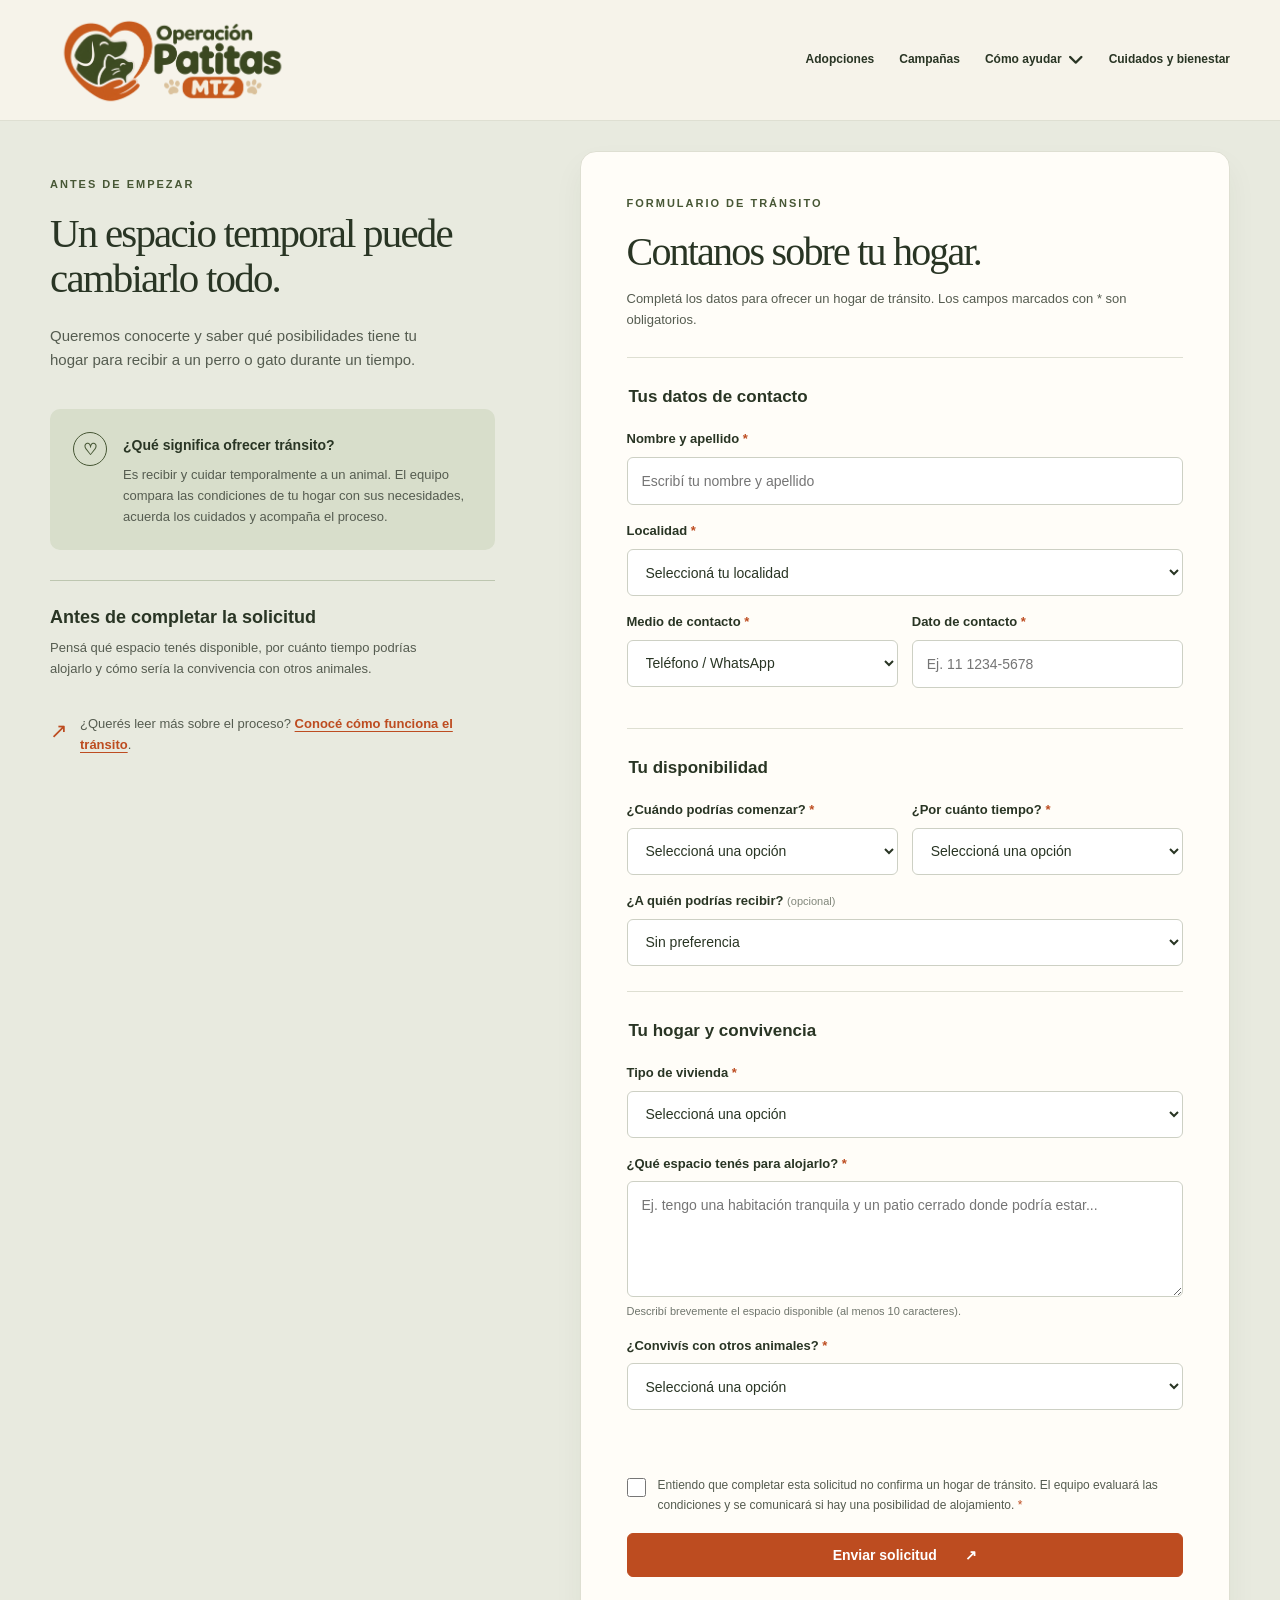
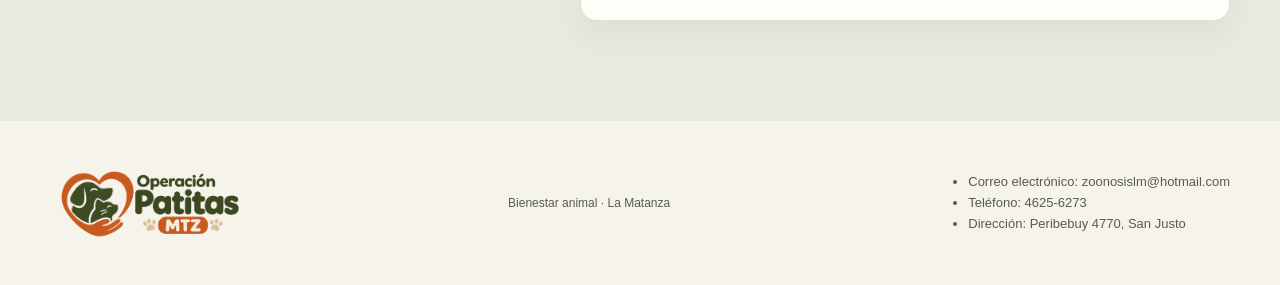
<file: pages/formulario-transito.html>
<!DOCTYPE html>
<html lang="es">
<head>
  <meta charset="UTF-8">
  <meta name="viewport" content="width=device-width, initial-scale=1.0">
  <meta name="description" content="Formulario para ofrecer un hogar de tránsito temporal en La Matanza con Operación Patitas.">
  <title>Solicitud de tránsito · Operación Patitas</title>
  <link rel="stylesheet" href="https://cdnjs.cloudflare.com/ajax/libs/font-awesome/6.5.1/css/all.min.css">
  <link rel="stylesheet" href="../css/estilos.css">
</head>
<body class="pagina-alerta pagina-transito">
  <a class="saltar" href="#contenido">Saltar al contenido</a>
  <header>
    <div class="contenedor encabezado">
      <a class="marca" href="../index.html#inicio" aria-label="Operación Patitas MTZ, inicio">
        <img class="logo-marca" src="../img/Corazón protector de Operación Patitas MTZ.png" alt="Operación Patitas MTZ">
      </a>
      <nav id="navegacion" aria-label="Navegación principal">
        <a href="./adopciones.html">Adopciones</a>
        <a href="../index.html#campanas">Campañas</a>
        <details class="menu-ayudar">
          <summary>Cómo ayudar <span aria-hidden="true"><i class="fa-solid fa-angle-down"></i></span></summary>
          <div class="menu-ayudar-opciones">
            <a href="./alerta.html">Enviar una alerta</a>
            <a href="./transito.html" aria-current="page">Ofrecer tránsito</a>
            <a href="./donaciones.html">Donaciones</a>
          </div>
        </details>
        <a href="./cuidados.html">Cuidados y bienestar</a>
      </nav>
    </div>
  </header>

  <main id="contenido">
    <section class="alerta-formulario-zona" aria-labelledby="transito-formulario-titulo">
      <div class="contenedor alerta-formulario-grilla">
        <aside class="alerta-informacion">
          <p class="etiqueta">ANTES DE EMPEZAR</p>
          <h2>Un espacio temporal puede cambiarlo todo.</h2>
          <p>Queremos conocerte y saber qué posibilidades tiene tu hogar para recibir a un perro o gato durante un tiempo.</p>
          <div class="alerta-recomendacion">
            <span aria-hidden="true">♡</span>
            <div>
              <strong>¿Qué significa ofrecer tránsito?</strong>
              <p>Es recibir y cuidar temporalmente a un animal. El equipo compara las condiciones de tu hogar con sus necesidades, acuerda los cuidados y acompaña el proceso.</p>
            </div>
          </div>
          <div class="transito-ayuda-lateral">
            <h3>Antes de completar la solicitud</h3>
            <p>Pensá qué espacio tenés disponible, por cuánto tiempo podrías alojarlo y cómo sería la convivencia con otros animales.</p>
          </div>
          <div class="alerta-contacto-extra"><span aria-hidden="true">↗</span><p>¿Querés leer más sobre el proceso? <a href="transito.html">Conocé cómo funciona el tránsito</a>.</p></div>
        </aside>

        <div class="alerta-formulario-tarjeta" id="formulario-transito">
          <div id="transito-formulario-contenido">
          <p class="etiqueta">FORMULARIO DE TRÁNSITO</p>
          <h2 id="transito-formulario-titulo">Contanos sobre tu hogar.</h2>
          <p class="alerta-subtitulo">Completá los datos para ofrecer un hogar de tránsito. Los campos marcados con * son obligatorios.</p>
          <form id="form-transito" novalidate>
            <fieldset>
              <legend>Tus datos de contacto</legend>
              <div class="campo-alerta">
                <label for="nombre-transito">Nombre y apellido <span aria-hidden="true">*</span></label>
                <input id="nombre-transito" name="nombre" type="text" autocomplete="name" placeholder="Escribí tu nombre y apellido" required minlength="3">
              </div>
              <div class="campo-alerta">
                <label for="localidad-transito">Localidad <span aria-hidden="true">*</span></label>
                <select id="localidad-transito" name="localidad" required>
                  <option value="">Seleccioná tu localidad</option>
                      <option>San Justo</option>
                      <option>Ramos Mejía</option>
                      <option>Aldo Bonzi</option>
                      <option>Ciudad Evita</option>
                      <option>González Catán</option>
                      <option>Gregorio de Laferrere</option>
                      <option>Isidro Casanova</option>
                      <option>La Tablada</option>
                      <option>Lomas del Mirador</option>
                      <option>Rafael Castillo</option>
                      <option>Tapiales</option>
                      <option>Veinte de Junio (20 de Junio)</option>
                      <option>Villa Luzuriaga</option>
                      <option>Villa Madero (incluye Villa Celina)</option>
                      <option>Virrey del Pino</option>
                </select>
              </div>
              <div class="campos-dos">
                <div class="campo-alerta">
                  <label for="medio-transito">Medio de contacto <span aria-hidden="true">*</span></label>
                  <select id="medio-transito" name="medio" required>
                    <option value="telefono">Teléfono / WhatsApp</option>
                    <option value="email">Correo electrónico</option>
                  </select>
                </div>
                <div class="campo-alerta">
                  <label for="contacto-transito">Dato de contacto <span aria-hidden="true">*</span></label>
                  <input id="contacto-transito" name="contacto" type="tel" autocomplete="tel" placeholder="Ej. 11 1234-5678" required>
                </div>
              </div>
            </fieldset>

            <fieldset>
              <legend>Tu disponibilidad</legend>
              <div class="campos-dos">
                <div class="campo-alerta">
                  <label for="inicio-transito">¿Cuándo podrías comenzar? <span aria-hidden="true">*</span></label>
                  <select id="inicio-transito" name="inicio" required>
                    <option value="">Seleccioná una opción</option>
                    <option>Ahora</option>
                    <option>En las próximas 2 semanas</option>
                    <option>A coordinar</option>
                  </select>
                </div>
                <div class="campo-alerta">
                  <label for="duracion-transito">¿Por cuánto tiempo? <span aria-hidden="true">*</span></label>
                  <select id="duracion-transito" name="duracion" required>
                    <option value="">Seleccioná una opción</option>
                    <option>Hasta 1 semana</option>
                    <option>Entre 2 y 4 semanas</option>
                    <option>Más de 1 mes</option>
                    <option>A coordinar</option>
                  </select>
                </div>
              </div>
              <div class="campo-alerta">
                <label for="preferencia-transito">¿A quién podrías recibir? <span class="opcional">(opcional)</span></label>
                <select id="preferencia-transito" name="preferencia">
                  <option value="">Sin preferencia</option>
                  <option>Perro</option>
                  <option>Gato</option>
                  <option>Ambos</option>
                </select>
              </div>
            </fieldset>

            <fieldset>
              <legend>Tu hogar y convivencia</legend>
              <div class="campo-alerta">
                <label for="vivienda-transito">Tipo de vivienda <span aria-hidden="true">*</span></label>
                <select id="vivienda-transito" name="vivienda" required>
                  <option value="">Seleccioná una opción</option>
                  <option>Casa</option>
                  <option>Departamento</option>
                  <option>Otra</option>
                </select>
              </div>
              <div class="campo-alerta">
                <label for="espacio-transito">¿Qué espacio tenés para alojarlo? <span aria-hidden="true">*</span></label>
                <textarea id="espacio-transito" name="espacio" rows="4" minlength="10" required placeholder="Ej. tengo una habitación tranquila y un patio cerrado donde podría estar..."></textarea>
                <small>Describí brevemente el espacio disponible (al menos 10 caracteres).</small>
              </div>
              <div class="campo-alerta">
                <label for="mascotas-transito">¿Convivís con otros animales? <span aria-hidden="true">*</span></label>
                <select id="mascotas-transito" name="mascotas" required>
                  <option value="">Seleccioná una opción</option>
                  <option value="si">Sí</option>
                  <option value="no">No</option>
                </select>
              </div>
              <div id="mascotas-detalle-contenedor" class="campo-alerta" hidden>
                <label for="mascotas-detalle-transito">Contanos sobre ellos <span aria-hidden="true">*</span></label>
                <textarea id="mascotas-detalle-transito" name="mascotas_detalle" rows="3" placeholder="¿Cuántos son? ¿Perros o gatos? ¿Cómo conviven?" disabled></textarea>
              </div>
            </fieldset>

            <div class="transito-acuerdo">
              <input id="acuerdo-transito" type="checkbox" name="acuerdo" required>
              <label for="acuerdo-transito">Entiendo que completar esta solicitud no confirma un hogar de tránsito. El equipo evaluará las condiciones y se comunicará si hay una posibilidad de alojamiento. <span aria-hidden="true">*</span></label>
            </div>
            <button class="boton boton-enviar-alerta" type="submit" id="boton-enviar-transito">Enviar solicitud <span aria-hidden="true">↗</span></button>
            <p id="error-transito" class="alerta-error" role="alert" hidden></p>
          </form>
          </div>

          <!-- Igual que en Alertas: la confirmación reemplaza el formulario en esta tarjeta. -->
          <div id="confirmacion-transito" class="alerta-confirmacion" role="status" hidden tabindex="-1" aria-labelledby="transito-confirmacion-titulo">
            <div class="alerta-confirmacion-icono" aria-hidden="true">✓</div>
            <p class="etiqueta">SOLICITUD COMPLETADA</p>
            <h2 id="transito-confirmacion-titulo">¡Gracias por ofrecer tu hogar!</h2>
            <p>Completaste correctamente el formulario de tránsito. El equipo revisaría las condiciones de tu hogar y se comunicaría con vos para coordinar los próximos pasos.</p>
            <button class="boton secundario" type="button" id="boton-otra-solicitud">Completar otra solicitud</button>
            <a class="enlace" href="../index.html">Volver al inicio <span aria-hidden="true">↗</span></a>
          </div>
        </div>
      </div>
    </section>
  </main>

  <footer class="contenedor">
    <a class="marca" href="../index.html" aria-label="Operación Patitas MTZ, inicio">
      <img class="logo-marca" src="../img/Corazón protector de Operación Patitas MTZ.png" alt="Operación Patitas MTZ">
    </a>
    <p>Bienestar animal · La Matanza</p>
    <div><ul><li>Correo electrónico: zoonosislm@hotmail.com</li><li>Teléfono: 4625-6273</li><li>Dirección: Peribebuy 4770, San Justo</li></ul></div>
  </footer>

  <script>
    const formularioTransito = document.getElementById('form-transito');
    const medioTransito = document.getElementById('medio-transito');
    const contactoTransito = document.getElementById('contacto-transito');
    const mascotasTransito = document.getElementById('mascotas-transito');
    const mascotasContenedor = document.getElementById('mascotas-detalle-contenedor');
    const mascotasDetalle = document.getElementById('mascotas-detalle-transito');
    const errorTransito = document.getElementById('error-transito');
    const contenidoTransito = document.getElementById('transito-formulario-contenido');
    const confirmacionTransito = document.getElementById('confirmacion-transito');

    // Cambia el tipo y el ejemplo del campo según el medio elegido.
    function actualizarMedioContacto() {
      const esEmail = medioTransito.value === 'email';
      contactoTransito.type = esEmail ? 'email' : 'tel';
      contactoTransito.placeholder = esEmail ? 'Ej. nombre@correo.com' : 'Ej. 11 1234-5678';
      contactoTransito.autocomplete = esEmail ? 'email' : 'tel';
      contactoTransito.value = '';
      contactoTransito.setCustomValidity('');
    }
    medioTransito.addEventListener('change', actualizarMedioContacto);

    function actualizarMascotas() {
      const tieneMascotas = mascotasTransito.value === 'si';
      mascotasContenedor.hidden = !tieneMascotas;
      mascotasDetalle.required = tieneMascotas;
      mascotasDetalle.disabled = !tieneMascotas;
      if (!tieneMascotas) mascotasDetalle.value = '';
    }
    mascotasTransito.addEventListener('change', actualizarMascotas);

    formularioTransito.addEventListener('submit', (evento) => {
      evento.preventDefault(); // Formulario de demostración, sin envío a un servidor.
      errorTransito.hidden = true;
      contactoTransito.setCustomValidity('');

      if (medioTransito.value === 'telefono' && contactoTransito.value.trim()) {
        const digitos = contactoTransito.value.replace(/\D/g, '');
        if (digitos.length < 8) {
          contactoTransito.setCustomValidity('Ingresá un teléfono válido, con al menos 8 números.');
        }
      }
      if (!formularioTransito.reportValidity()) {
        errorTransito.textContent = 'Revisá los campos señalados antes de continuar.';
        errorTransito.hidden = false;
        return;
      }

      // Misma transición que en la página de Alertas.
      contenidoTransito.hidden = true;
      confirmacionTransito.hidden = false;
      confirmacionTransito.focus();
      confirmacionTransito.scrollIntoView({
        behavior: window.matchMedia('(prefers-reduced-motion: reduce)').matches ? 'auto' : 'smooth',
        block: 'start'
      });
    });

    document.getElementById('boton-otra-solicitud').addEventListener('click', () => {
      formularioTransito.reset();
      contactoTransito.setCustomValidity('');
      actualizarMedioContacto();
      actualizarMascotas();
      errorTransito.hidden = true;
      confirmacionTransito.hidden = true;
      contenidoTransito.hidden = false;
      document.getElementById('nombre-transito').focus();
    });
  </script>
</body>
</html>
</file>
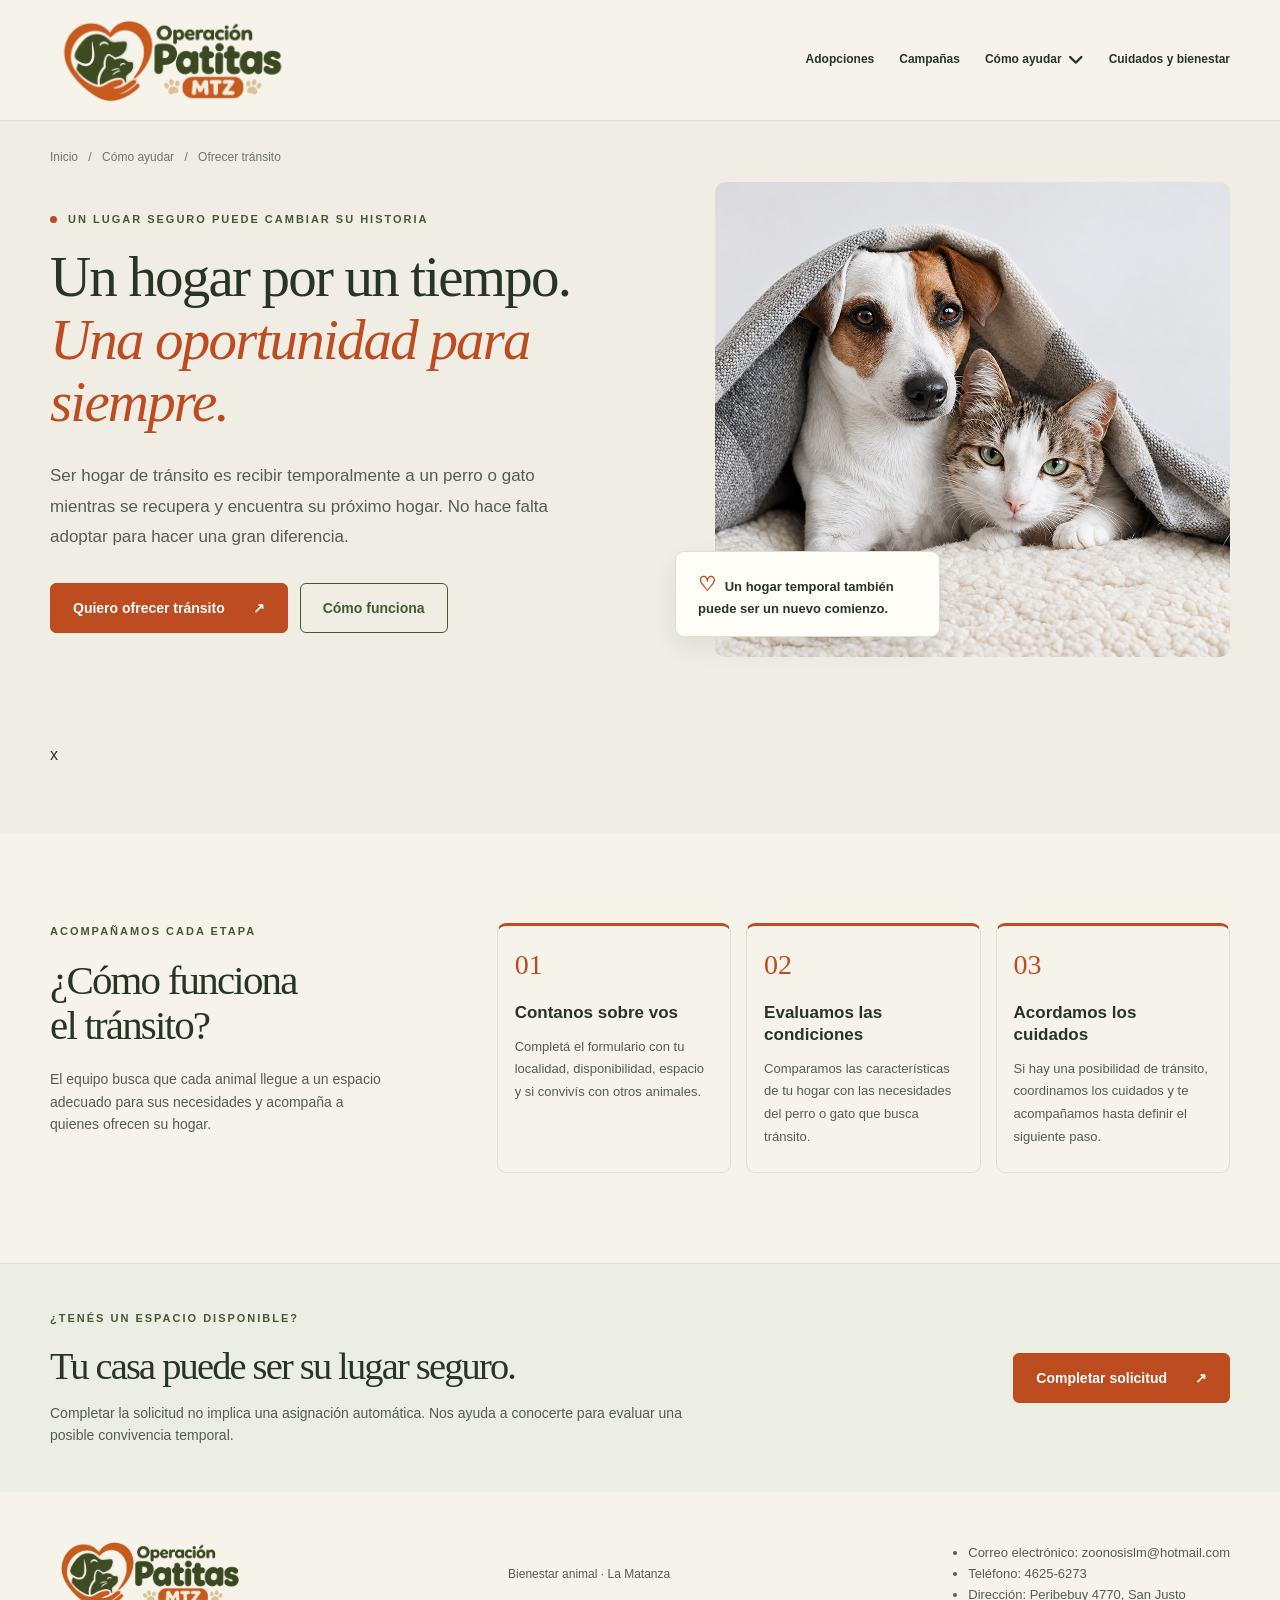
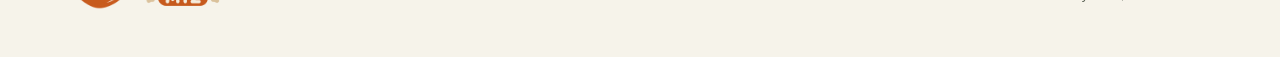
<file: pages/transito.html>
<!DOCTYPE html>
<html lang="es">
<head>
  <meta charset="UTF-8">
  <meta name="viewport" content="width=device-width, initial-scale=1.0">
  <meta name="description" content="Conocé cómo ofrecer un hogar de tránsito temporal a perros y gatos con Operación Patitas en La Matanza.">
  <title>Ofrecer tránsito · Operación Patitas</title>
  <link rel="stylesheet" href="https://cdnjs.cloudflare.com/ajax/libs/font-awesome/6.5.1/css/all.min.css">
  <link rel="stylesheet" href="../css/estilos.css">
</head>
<body class="pagina-alerta pagina-transito">
  <a class="saltar" href="#contenido">Saltar al contenido</a>
  <header>
    <div class="contenedor encabezado">
      <a class="marca" href="../index.html#inicio" aria-label="Operación Patitas MTZ, inicio">
        <img class="logo-marca" src="../img/Corazón protector de Operación Patitas MTZ.png" alt="Operación Patitas MTZ">
      </a>
      <nav id="navegacion" aria-label="Navegación principal">
        <a href="./adopciones.html">Adopciones</a>
        <a href="../index.html#campanas">Campañas</a>
        <details class="menu-ayudar">
          <summary>Cómo ayudar <span aria-hidden="true"><i class="fa-solid fa-angle-down"></i></span></summary>
          <div class="menu-ayudar-opciones">
            <a href="./alerta.html">Enviar una alerta</a>
            <a href="./transito.html" aria-current="page">Ofrecer tránsito</a>
            <a href="./donaciones.html">Donaciones</a>
          </div>
        </details>
        <a href="./cuidados.html">Cuidados y bienestar</a>
      </nav>
    </div>
  </header>

  <main id="contenido">
    <section class="alerta-hero" aria-labelledby="transito-titulo">
      <div class="contenedor">
        <div class="migas"><a href="../index.html">Inicio</a> <span aria-hidden="true">/</span> <a href="../index.html#ayudar">Cómo ayudar</a> <span aria-hidden="true">/</span> Ofrecer tránsito</div>
        <div class="alerta-hero-grilla">
          <div class="alerta-hero-texto">
            <p class="etiqueta"><span class="puntito" aria-hidden="true"></span> UN LUGAR SEGURO PUEDE CAMBIAR SU HISTORIA</p>
            <h1 id="transito-titulo">Un hogar por un tiempo.<br><em>Una oportunidad para siempre.</em></h1>
            <p class="bajada">Ser hogar de tránsito es recibir temporalmente a un perro o gato mientras se recupera y encuentra su próximo hogar. No hace falta adoptar para hacer una gran diferencia.</p>
            <div class="acciones">
              <a class="boton" href="formulario-transito.html">Quiero ofrecer tránsito <span aria-hidden="true">↗</span></a>
              <a class="boton secundario" href="#como-funciona">Cómo funciona</a>
            </div>
          </div>
          <div class="alerta-hero-visual">
            <img class="inicio-imagen" src="../img/gato y perro tapados.png" alt="Perro joven de pelaje claro mirando a cámara" fetchpriority="high">
            <div class="alerta-imagen-nota"><span aria-hidden="true">♡</span> Un hogar temporal también puede ser un nuevo comienzo.</div>
          </div>x
        </div>
      </div>
    </section>

    <section id="como-funciona" class="contenedor seccion pasos-alerta" aria-labelledby="transito-pasos-titulo">
      <div class="pasos-titulo">
        <p class="etiqueta">ACOMPAÑAMOS CADA ETAPA</p>
        <h2 id="transito-pasos-titulo">¿Cómo funciona<br> el tránsito?</h2>
        <p>El equipo busca que cada animal llegue a un espacio adecuado para sus necesidades y acompaña a quienes ofrecen su hogar.</p>
      </div>
      <div class="pasos-grilla">
        <article><span class="paso-numero">01</span><h3>Contanos sobre vos</h3><p>Completá el formulario con tu localidad, disponibilidad, espacio y si convivís con otros animales.</p></article>
        <article><span class="paso-numero">02</span><h3>Evaluamos las condiciones</h3><p>Comparamos las características de tu hogar con las necesidades del perro o gato que busca tránsito.</p></article>
        <article><span class="paso-numero">03</span><h3>Acordamos los cuidados</h3><p>Si hay una posibilidad de tránsito, coordinamos los cuidados y te acompañamos hasta definir el siguiente paso.</p></article>
      </div>
    </section>

    <section class="transito-llamado" aria-labelledby="transito-llamado-titulo">
      <div class="contenedor transito-llamado-interior">
        <div>
          <p class="etiqueta">¿TENÉS UN ESPACIO DISPONIBLE?</p>
          <h2 id="transito-llamado-titulo">Tu casa puede ser su lugar seguro.</h2>
          <p>Completar la solicitud no implica una asignación automática. Nos ayuda a conocerte para evaluar una posible convivencia temporal.</p>
        </div>
        <a class="boton" href="formulario-transito.html">Completar solicitud <span aria-hidden="true">↗</span></a>
      </div>
    </section>
  </main>

  <footer class="contenedor">
    <a class="marca" href="../index.html" aria-label="Operación Patitas MTZ, inicio">
      <img class="logo-marca" src="../img/Corazón protector de Operación Patitas MTZ.png" alt="Operación Patitas MTZ">
    </a>
    <p>Bienestar animal · La Matanza</p>
    <div><ul><li>Correo electrónico: zoonosislm@hotmail.com</li><li>Teléfono: 4625-6273</li><li>Dirección: Peribebuy 4770, San Justo</li></ul></div>
  </footer>
</body>
</html>
</file>
<file: css/estilos.css>
/* COLORES */
:root {
  --oliva: #475735;
  --oscuro: #293524;
  --beige: #f6f3ea;
  --naranja: #bd4c20;
  --texto: #555c50;
  --borde: #dedfd2;
}

/* ESTILOS GENERALES */
* {
  box-sizing: border-box;
}

html {
  scroll-behavior: smooth;
  scroll-padding-top: 30px;
}

body {
  margin: 0;
  color: var(--oscuro);
  background: var(--beige);
  font-family: Arial, Helvetica, sans-serif;
  font-size: 16px;
  line-height: 1.6;
}

a {
  color: inherit;
  text-decoration: none;
}

img {
  display: block;
  width: 100%;
  object-fit: cover;
}

h1,
h2,
h3,
p {
  margin: 0;
}

h1,
h2 {
  font-family: Georgia, "Times New Roman", serif;
  font-weight: 400;
  letter-spacing: -1.8px;
  line-height: 1.1;
}

h1 {
  font-size: clamp(46px, 4.5vw, 67px);
}

h2 {
  font-size: clamp(34px, 3.2vw, 46px);
}

h3 {
  font-size: 21px;
  line-height: 1.3;
}

p {
  color: var(--texto);
}

.contenedor {
  width: min(1180px, calc(100% - 80px));
  margin: auto;
}

.seccion {
  padding-top: 90px;
  padding-bottom: 90px;
}

.etiqueta {
  margin-bottom: 18px;
  color: var(--oliva);
  font-size: 11px;
  font-weight: 700;
  letter-spacing: 2px;
}

/* ENCABEZADO */
.barra-superior {
  padding: 8px 16px;
  background: var(--naranja);
  color: #fff;
  text-align: center;
  font-size: 12px;
  letter-spacing: 0.3px;
}

header {
  border-bottom: 1px solid var(--borde);
}

.encabezado {
  display: flex;
  align-items: center;
  justify-content: space-between;
  gap: 30px;
  min-height: 100px;
  padding-top: 12px;
  padding-bottom: 12px;
}

/* LOGO */
.marca {
  display: inline-flex;
  align-items: center;
  flex-shrink: 0;
  max-width: 100%;
}

.logo-marca {
  display: block;
  width: 245px;
  max-width: 100%;
  height: auto;
  object-fit: contain;
}

/* NAVEGACIÓN */
nav {
  display: flex;
  gap: 25px;
  font-size: 12px;
  font-weight: 600;
}

nav a:hover {
  color: var(--naranja);
}

/* PRESENTACIÓN PRINCIPAL */
.hero {
  display: grid;
  grid-template-columns: 1.04fr 1fr;
  gap: 60px;
  align-items: center;
  padding-top: 55px;
  padding-bottom: 58px;
}

/* PORTADA DE ANCHO COMPLETO */
.portada {
  position: relative;
  isolation: isolate;
  width: 100%;
  min-height: 620px;
  overflow: hidden;
  background: var(--beige);
}

/* Imagen de fondo */
.portada-imagen {
  position: absolute;
  inset: 0;
  z-index: -2;
  width: 100%;
  height: 100%;
  object-fit: cover;
  object-position: 75% center;
}

/* Capa clara para facilitar la lectura del texto */
.portada::before {
  content: "";
  position: absolute;
  inset: 0;
  z-index: -1;

  background: linear-gradient(90deg,
      rgba(246, 243, 234, 0.96) 0%,
      rgba(246, 243, 234, 0.86) 30%,
      rgba(246, 243, 234, 0.38) 51%,
      transparent 69%);
}

/* Contenido sobre la imagen */
.portada-contenido {
  min-height: 620px;
  display: flex;
  align-items: center;
  padding-top: 48px;
  padding-bottom: 48px;
}

.portada-texto {
  width: 52%;
  max-width: 580px;
}

.portada h1 {
  font-size: clamp(44px, 4.2vw, 62px);
  line-height: 1.08;
}

.portada .bajada {
  max-width: 400px;
}

.portada .secundario {
  background: rgba(246, 243, 234, 0.85);
}

.portada .secundario:hover {
  background: #e8eadf;
}

/* Separación con los accesos que siguen */
.portada+.accesos {
  margin-top: 30px;
}



.puntito {
  display: inline-block;
  width: 7px;
  height: 7px;
  margin-right: 6px;
  background: var(--naranja);
  border-radius: 50%;
}

h1 em {
  color: var(--naranja);
  font-weight: 400;
}

.bajada {
  max-width: 390px;
  margin: 25px 0 28px;
  font-size: 17px;
}

.acciones {
  display: flex;
  flex-wrap: wrap;
  gap: 12px;
}

.boton {
  display: inline-flex;
  justify-content: center;
  align-items: center;
  gap: 28px;
  padding: 13px 22px;
  border: 1px solid var(--naranja);
  border-radius: 6px;
  background: var(--naranja);
  color: white;
  font-size: 14px;
  font-weight: 600;
  transition: background 0.2s, transform 0.2s;
}

.boton:hover {
  background: #963814;
  transform: translateY(-2px);
}

.secundario {
  border-color: var(--oliva);
  background: transparent;
  color: var(--oliva);
}

.secundario:hover {
  background: #e8eadf;
}


.hero-foto {
  position: relative;
  height: 500px;
}

.hero-foto>img {
  height: 100%;
  border-radius: 150px 150px 16px 16px;
  object-position: 50% 46%;
}

.sello {
  position: absolute;
  top: 27px;
  right: -18px;
  display: flex;
  flex-direction: column;
  justify-content: center;
  align-items: center;
  width: 126px;
  height: 126px;
  border: 6px solid var(--beige);
  border-radius: 50%;
  background: var(--naranja);
  color: #fff;
  text-align: center;
  font-size: 13px;
  line-height: 1.45;
  transform: rotate(9deg);
}

.foto-pie {
  position: absolute;
  bottom: 20px;
  left: 20px;
  right: 20px;
  display: flex;
  align-items: center;
  gap: 15px;
  padding: 14px 20px;
  border-radius: 9px;
  background: #fffdf3ed;
  font-size: 13px;
  line-height: 1.5;
}

.corazon {
  color: var(--naranja);
  font-size: 35px;
}

/* ACCESOS DESTACADOS */
.accesos {
  display: grid;
  grid-template-columns: repeat(3, 1fr);
  padding: 24px 20px;
  border-top: 1px solid #e8bd96;
  border-bottom: 1px solid #e8bd96;
  border-radius: 10px;
  background: #f4dfca;
}

.accesos a {
  display: flex;
  align-items: center;
  gap: 16px;
  padding: 0 25px;
  border-right: 1px solid var(--borde);
}

.accesos a:first-child {
  padding-left: 0;
}

.accesos a:last-child {
  border: 0;
}

.numero {
  color: var(--naranja);
  font-family: Georgia, serif;
  font-size: 27px;
}

.accesos strong {
  display: block;
  font-size: 14px;
}

.accesos small {
  display: block;
  margin-top: 2px;
  color: var(--texto);
  font-size: 11px;
}

.accesos a>span:last-child {
  margin-left: auto;
  font-size: 22px;
}

/* TÍTULOS Y GRILLAS */
.titulo-fila {
  display: flex;
  align-items: flex-end;
  justify-content: space-between;
  gap: 2em;
  margin-bottom: 14px;
}

.titulo-fila h2 {
  margin: 0.5em 0;
}

.titulo-fila>p {
  font-size: 14px;
}

.grilla {
  display: grid;
  grid-template-columns: repeat(3, 1fr);
  gap: 25px;
}

/* TARJETAS DE ADOPCIÓN */
.animal {
  overflow: hidden;
  border: 1px solid var(--borde);
  border-radius: 12px;
  background: #fffdf8;
}

.animal-foto {
  position: relative;
  height: 265px;
}

.animal-foto img {
  height: 100%;
  object-position: center 42%;
}

.animal:first-child .animal-foto img {
  object-position: 50% 38%;
}

.chip {
  position: absolute;
  top: 15px;
  left: 15px;
  padding: 4px 12px;
  border-radius: 30px;
  background: var(--naranja);
  color: #fff;
  font-size: 11px;
  font-weight: 600;
}

.tarjeta-cuerpo {
  padding: 24px;
}

.nombre-fila {
  display: flex;
  align-items: center;
  justify-content: space-between;
  gap: 10px;
}

.nombre-fila h3 {
  font-family: Georgia, serif;
  font-size: 27px;
  font-weight: 400;
}

.nombre-fila>span {
  color: var(--texto);
  font-size: 11px;
}

.tarjeta-cuerpo p {
  margin: 10px 0 20px;
  font-size: 13px;
}

.enlace {
  display: inline-flex;
  align-items: center;
  justify-content: space-between;
  gap: 20px;
  padding: 0 0 4px;
  border: 0;
  border-bottom: 1px solid #adb59c;
  background: none;
  color: var(--oliva);
  text-align: left;
  font-size: 13px;
  font-weight: 700;
}

.enlace:hover {
  border-color: var(--naranja);
  color: var(--naranja);
}

.tarjeta-cuerpo .enlace {
  width: 100%;
}

/* CAMPAÑAS */
.campanas {
  background: var(--oliva);
  color: white;
}

.campanas-grilla {
  display: grid;
  grid-template-columns: 1fr 1.1fr;
  gap: 95px;
  align-items: center;
}

.campanas .etiqueta {
  color: #e5c39d;
}

.campanas h2 {
  margin-bottom: 23px;
}

.campanas p {
  color: #e8ecdf;
  font-size: 15px;
}

.agenda {
  display: grid;
  gap: 15px;
}

.jornada {
  display: flex;
  gap: 24px;
  padding: 25px;
  border-radius: 10px;
  background: #f8f6ef;
  color: var(--oscuro);
}

.fecha {
  min-width: 68px;
  align-self: flex-start;
  padding-right: 20px;
  border-right: 1px solid #d5d9ca;
  text-align: center;
}

.fecha strong {
  display: block;
  font-family: Georgia, serif;
  font-size: 36px;
  line-height: 1.2;
}

.fecha span {
  font-size: 11px;
  letter-spacing: 2px;
}

.tipo {
  color: var(--naranja);
  font-size: 10px;
  font-weight: bold;
  letter-spacing: 1.5px;
}

.jornada h3 {
  margin-top: 4px;
  font-size: 19px;
}

.jornada p {
  margin: 8px 0 2px;
  color: var(--texto);
  font-size: 13px;
}

.jornada small {
  display: block;
  margin-bottom: 12px;
  color: var(--texto);
  font-size: 11px;
}

/* CÓMO AYUDAR */
.centrado {
  margin-bottom: 35px;
  text-align: center;
}

.centrado>p:last-child {
  margin-top: 15px;
}

.ayudas article {
  padding: 30px;
  border: 1px solid var(--borde);
  border-top: 4px solid var(--naranja);
  border-radius: 10px;
}

.icono {
  display: grid;
  place-items: center;
  width: 46px;
  height: 46px;
  margin-bottom: 23px;
  border-radius: 50%;
  background: #e7e9da;
  color: var(--oliva);
  font-size: 30px;
}

.ayudas article:nth-child(2) .icono {
  background: #f2dfcb;
  color: var(--naranja);
}

.ayudas h3 {
  font-size: 19px;
}

.ayudas p {
  margin: 15px 0 23px;
  font-size: 14px;
}

/* CUIDADOS */
.cuidados {
  display: grid;
  grid-template-columns: 1fr 1.2fr;
  gap: 50px;
  padding: 40px;
  border-radius: 14px;
  background: #e9ebdf;
  margin-top: 1.5em;
}

.consejos p {
  display: flex;
  gap: 20px;
  padding: 15px 0;
  border-bottom: 1px solid #cfd5c3;
  font-size: 14px;
}

.consejos p:last-child {
  border: 0;
}

.consejos span {
  color: var(--oliva);
  font-size: 12px;
  font-weight: bold;
}

/* NOSOTROS */
.nosotros {
  max-width: 800px;
  text-align: center;
  background: #f1c39d;
}

.nosotros>p:not(.etiqueta) {
  max-width: 650px;
  margin: 25px auto;
}

/* CONTACTO */
.contacto {
  padding: 45px 0;
}

.contacto>.contenedor {
  display: flex;
  justify-content: space-between;
  align-items: center;
  gap: 30px;
}

.contacto h2 {
  font-size: 35px;
}

.contacto p:last-child {
  margin-top: 14px;
  font-size: 14px;
}

.naranja {
  flex-shrink: 0;
  border-color: var(--naranja);
  background: var(--naranja);
}

/* DETALLES NATIVOS DE HTML */
.detalle-fijo {
  min-width: 0;
}

.detalle-fijo summary {
  cursor: pointer;
  list-style: none;
}

.detalle-fijo summary::-webkit-details-marker {
  display: none;
}

.detalle-fijo[open] summary {
  margin-bottom: 14px;
}

.detalle-fijo .detalle-texto {
  max-width: 520px;
  margin: 14px 0;
  color: var(--texto);
  font-size: 13px;
  line-height: 1.7;
}

.contacto .detalle-fijo {
  max-width: 360px;
}

/* PIE DE PÁGINA */
footer {
  display: flex;
  align-items: center;
  justify-content: space-between;
  gap: 25px;
  padding-top: 35px;
  padding-bottom: 35px;
}

footer .logo-marca {
  width: 200px;
}

footer li {
  color: var(--texto);
  font-size: 13px;
}

footer p,
footer>a:last-child {
  font-size: 12px;
}

/* ACCESIBILIDAD */
:focus-visible {
  outline: 3px solid var(--naranja);
  outline-offset: 5px;
}

.saltar {
  position: absolute;
  top: -80px;
  left: 10px;
  z-index: 10;
  padding: 10px;
  background: white;
}

.saltar:focus {
  top: 10px;
}

/* PANTALLAS MEDIANAS */
@media (max-width: 1050px) {
  .encabezado {
    flex-wrap: wrap;
    gap: 14px;
  }

  nav {
    flex-wrap: wrap;
    gap: 14px;
    font-size: 11px;
  }

  .hero {
    gap: 35px;
  }

  .hero-foto {
    height: 450px;
  }

  .campanas-grilla {
    gap: 40px;
  }

  .accesos a {
    padding: 0 15px;
  }

  .grilla {
    gap: 16px;
  }

  .tarjeta-cuerpo {
    padding: 20px;
  }

  .nombre-fila {
    flex-direction: column;
    align-items: flex-start;
    gap: 3px;
  }
}

/* TABLETS */
@media (max-width: 800px) {
  .contenedor {
    width: calc(100% - 40px);
  }

  .encabezado {
    min-height: 85px;
    gap: 12px;
    padding: 12px 0;
  }

  .logo-marca {
    width: 215px;
  }

  nav {
    width: 100%;
    gap: 10px 18px;
    padding-top: 20px;
    padding-bottom: 10px;
    font-size: 14px;
  }

  nav a {
    padding: 5px 0;
  }

  .hero {
    gap: 30px;
    padding-top: 38px;
  }

  .hero h1 {
    font-size: 44px;
  }

  .hero .etiqueta {
    font-size: 9px;
  }

  .hero-foto {
    height: 420px;
  }
}

/* PANTALLAS MEDIANAS */
@media (max-width: 1050px) {
  .portada-texto {
    width: 56%;
  }

  .portada h1 {
    font-size: 48px;
  }


  .sello {
    right: -10px;
    width: 100px;
    height: 100px;
    font-size: 11px;
  }

  .bajada {
    font-size: 15px;
  }

  .accesos {
    grid-template-columns: 1fr;
    gap: 18px;
  }

  .accesos a,
  .accesos a:first-child {
    padding: 0 10px;
    border: 0;
  }

  .accesos small {
    font-size: 12px;
  }

  .seccion {
    padding-top: 60px;
    padding-bottom: 60px;
  }

  .grilla {
    grid-template-columns: 1fr;
    gap: 22px;
  }

  .animales {
    grid-template-columns: repeat(3, 1fr);
    gap: 12px;
  }

  .animal-foto {
    height: 180px;
  }

  .tarjeta-cuerpo {
    padding: 14px;
  }

  .nombre-fila h3 {
    font-size: 24px;
  }

  .tarjeta-cuerpo .enlace {
    gap: 6px;
    font-size: 12px;
  }

  .campanas-grilla {
    grid-template-columns: 1fr;
    gap: 30px;
  }

  .campanas-grilla>div:first-child {
    max-width: 520px;
  }

  .ayudas article {
    padding: 25px;
  }

  .cuidados {
    grid-template-columns: 1fr;
    gap: 15px;
    padding: 30px;
  }

  .contacto>.contenedor {
    flex-direction: column;
    align-items: flex-start;
  }

  footer {
    flex-wrap: wrap;
  }
}

/* CELULARES */
@media (max-width: 560px) {
  .logo-marca {
    width: 195px;
  }

  .hero {
    grid-template-columns: 1fr;
  }

  .hero h1 {
    font-size: 49px;
  }

  .hero-foto {
    height: 390px;
    margin: 0 8px;
  }

  .portada {
    min-height: auto;
  }

  .portada-imagen {
    top: auto;
    bottom: 0;
    height: 310px;
    object-position: 85% center;
  }

  .portada::before {
    top: auto;
    bottom: 0;
    height: 310px;

    background: linear-gradient(180deg,
        var(--beige),
        rgba(246, 243, 234, 0.15) 25%,
        transparent 45%);
  }

  .portada-contenido {
    min-height: auto;
    padding-top: 38px;
    padding-bottom: 330px;
  }

  .portada-texto {
    width: 100%;
    max-width: none;
  }

  .portada h1 {
    font-size: clamp(37px, 8.8vw, 52px);
  }

  .portada .etiqueta {
    font-size: 9px;
    letter-spacing: 1.3px;
  }

  .portada .bajada {
    font-size: 16px;
  }

  .portada .nota-hero {
    margin-top: 20px;
  }

  .nota-hero {
    margin-top: 22px;
  }

  .titulo-fila {
    flex-direction: column;
    align-items: flex-start;
  }

  .titulo-fila>p br {
    display: none;
  }

  .animales {
    grid-template-columns: 1fr;
  }

  .animal-foto {
    height: 300px;
  }

  .tarjeta-cuerpo {
    padding: 23px;
  }

  .nombre-fila {
    flex-direction: row;
    align-items: center;
  }

  .tarjeta-cuerpo p,
  .tarjeta-cuerpo .enlace {
    font-size: 14px;
  }

  .etiqueta {
    font-size: 10px;
  }

  .jornada {
    gap: 18px;
    padding: 20px;
  }

  .fecha {
    min-width: 53px;
    padding-right: 14px;
  }

  .jornada h3 {
    font-size: 17px;
  }

  .barra-superior {
    font-size: 10px;
  }

  .nosotros h2 {
    font-size: 33px;
  }

  .contacto h2 {
    font-size: 31px;
  }

  footer {
    flex-direction: column;
    align-items: flex-start;
  }

  footer .logo-marca {
    width: 180px;
  }

  footer li {}
}

/* RESPETAR LA PREFERENCIA DE MOVIMIENTO REDUCIDO */
@media (prefers-reduced-motion: reduce) {
  html {
    scroll-behavior: auto;
  }

  .boton {
    transition: none;
  }
}



/* MENÚ DESPLEGABLE: CÓMO AYUDAR */
.menu-ayudar {
  position: relative;
}

.menu-ayudar summary {
  display: flex;
  align-items: center;
  gap: 6px;
  cursor: pointer;
  list-style: none;
  white-space: nowrap;
}

.menu-ayudar summary::-webkit-details-marker {
  display: none;
}

.menu-ayudar summary:hover,
.menu-ayudar[open]>summary {
  color: var(--naranja);
}

.menu-ayudar summary span {
  font-size: 18px;
  font-weight: 400;
  line-height: .8;
  transition: transform .2s;
}

.menu-ayudar[open] summary span {
  transform: rotate(180deg);
}

.menu-ayudar-opciones {
  position: absolute;
  top: calc(100% + 12px);
  left: -18px;
  z-index: 20;
  display: grid;
  min-width: 195px;
  padding: 10px;
  background: #fffdf8;
  border: 1px solid var(--borde);
  border-radius: 10px;
  box-shadow: 0 14px 30px rgba(41, 53, 36, .12);
}

.menu-ayudar-opciones a {
  padding: 10px 12px;
  border-radius: 6px;
  font-size: 13px;
}

.menu-ayudar-opciones a:hover,
.menu-ayudar-opciones a[aria-current="page"] {
  background: #f4e4d6;
  color: var(--naranja);
}

/* VISTA ENVIAR UNA ALERTA */
.pagina-alerta .alerta-hero {
  padding: 27px 0 65px;
  background: #efede4;
}

.pagina-alerta .migas {
  margin-bottom: 15px;
  color: #707467;
  font-size: 12px;
}

.pagina-alerta .migas span {
  margin: 0 7px;
}

.pagina-alerta .migas a:hover {
  color: var(--naranja);
}

.alerta-hero-grilla {
  display: grid;
  grid-template-columns: 1fr .88fr;
  gap: 80px;
  align-items: center;
}

.alerta-hero-texto {
  padding: 8px 0;
}

.alerta-hero-texto h1 {
  font-size: clamp(50px, 5.2vw, 78px);
}

.alerta-hero-texto h1 em {
  color: var(--naranja);
}

.alerta-hero-texto .bajada {
  max-width: 505px;
  margin: 27px 0 30px;
  font-size: 17px;
  line-height: 1.8;
}

.alerta-hero-visual {
  position: relative;
  min-height: 480px;
}

.alerta-hero-visual img {
  width: 100%;
  height: 475px;
  object-fit: cover;
  object-position: 50% 42%;
  border-radius: 10px;
}

.alerta-imagen-nota {
  position: absolute;
  left: -40px;
  bottom: 25px;
  max-width: 265px;
  padding: 17px 22px;
  border: 1px solid var(--borde);
  border-radius: 9px;
  background: #fffdf8;
  color: var(--oscuro);
  box-shadow: 0 10px 25px rgba(41, 53, 36, .08);
  font-size: 13px;
  font-weight: 600;
  line-height: 1.5;
}

.alerta-imagen-nota span {
  margin-right: 5px;
  color: var(--naranja);
  font-size: 20px;
}

.pasos-alerta {
  display: grid;
  grid-template-columns: .8fr 1.6fr;
  gap: 80px;
}

.pasos-titulo>p:last-child {
  max-width: 340px;
  margin-top: 20px;
  font-size: 14px;
}

.pasos-grilla {
  display: grid;
  grid-template-columns: repeat(3, 1fr);
  gap: 15px;
}

.pasos-grilla article {
  padding: 23px 17px;
  border: 1px solid var(--borde);
  border-top: 3px solid var(--naranja);
  border-radius: 9px;
}

.paso-numero {
  display: block;
  margin-bottom: 21px;
  color: var(--naranja);
  font: 28px Georgia, serif;
}

.pasos-grilla h3 {
  margin-bottom: 12px;
  font-size: 17px;
}

.pasos-grilla p {
  font-size: 13px;
  line-height: 1.75;
}

.alerta-formulario-zona {
  padding: 30px 0 100px;
  background: #e8eadf;
}

.alerta-formulario-grilla {
  display: grid;
  grid-template-columns: .82fr 1.2fr;
  gap: 85px;
  align-items: start;
}

.alerta-informacion {
  padding-top: 25px;
}

.alerta-informacion h2 {
  margin-bottom: 23px;
}

.alerta-informacion>p:not(.etiqueta) {
  max-width: 390px;
  font-size: 15px;
}

.alerta-recomendacion {
  display: flex;
  gap: 16px;
  margin-top: 37px;
  padding: 23px;
  border-radius: 10px;
  background: #d8decb;
}

.alerta-recomendacion>span {
  display: grid;
  place-items: center;
  flex-shrink: 0;
  width: 34px;
  height: 34px;
  border: 1px solid var(--oliva);
  border-radius: 50%;
  color: var(--oliva);
  font-weight: 700;
}

.alerta-recomendacion strong {
  font-size: 14px;
}

.alerta-recomendacion p {
  margin-top: 7px;
  font-size: 13px;
}

.alerta-contacto-extra {
  display: flex;
  gap: 12px;
  margin-top: 35px;
}

.alerta-contacto-extra>span {
  color: var(--naranja);
  font-size: 21px;
}

.alerta-contacto-extra p {
  font-size: 13px;
}

.alerta-contacto-extra a {
  color: var(--naranja);
  font-weight: bold;
  text-decoration: underline;
  text-underline-offset: 3px;
}

.alerta-formulario-tarjeta {
  padding: 43px 46px;
  border: 1px solid var(--borde);
  border-radius: 16px;
  background: #fffdf8;
  box-shadow: 0 15px 30px rgba(41, 53, 36, .05);
  scroll-margin-top: 20px;
}

.alerta-formulario-tarjeta h2 {
  margin-bottom: 15px;
  font-size: 40px;
}

.alerta-subtitulo {
  max-width: 510px;
  margin-bottom: 26px;
  font-size: 13px;
}

.alerta-formulario-tarjeta fieldset {
  min-width: 0;
  margin: 0;
  padding: 25px 0;
  border: 0;
  border-top: 1px solid var(--borde);
}

.alerta-formulario-tarjeta legend {
  float: left;
  width: 100%;
  margin-bottom: 19px;
  color: var(--oscuro);
  font-size: 17px;
  font-weight: 700;
}

.alerta-formulario-tarjeta legend+* {
  clear: both;
}

.campo-alerta {
  margin-bottom: 16px;
}

.campo-alerta:last-child {
  margin-bottom: 0;
}

.campo-alerta label {
  display: block;
  margin-bottom: 7px;
  color: var(--oscuro);
  font-size: 13px;
  font-weight: 700;
}

.campo-alerta label>span:not(.opcional) {
  color: var(--naranja);
}

.campo-alerta .opcional {
  color: #81877b;
  font-size: 11px;
  font-weight: 400;
}

.campo-alerta input,
.campo-alerta select,
.campo-alerta textarea {
  display: block;
  width: 100%;
  min-height: 47px;
  padding: 12px 14px;
  border: 1px solid #cdd0c4;
  border-radius: 6px;
  background: #fff;
  color: var(--oscuro);
  font: inherit;
  font-size: 14px;
}

.campo-alerta textarea {
  resize: vertical;
  min-height: 115px;
}

.campo-alerta input[type="file"] {
  padding: 10px;
  font-size: 12px;
}

.campo-alerta small {
  display: block;
  margin-top: 6px;
  color: #6f756c;
  font-size: 11px;
  line-height: 1.5;
}

.campos-dos {
  display: grid;
  grid-template-columns: 1fr 1fr;
  gap: 14px;
}

.alerta-aviso-demo {
  margin: 10px 0 22px;
  padding: 13px 15px;
  border-left: 3px solid var(--naranja);
  background: #f8f0e6;
  font-size: 12px;
}

.boton-enviar-alerta {
  width: 100%;
  cursor: pointer;
  font-family: inherit;
}

.alerta-error {
  margin-top: 12px;
  color: #a32e18;
  font-size: 13px;
}

.alerta-confirmacion {
  padding: 25px 4px;
}

.alerta-confirmacion-icono {
  display: grid;
  place-items: center;
  width: 62px;
  height: 62px;
  margin-bottom: 24px;
  border-radius: 50%;
  background: #e4e9d9;
  color: var(--oliva);
  font-size: 34px;
}

.alerta-confirmacion p:not(.etiqueta) {
  margin-bottom: 20px;
}

.alerta-confirmacion .boton {
  margin: 13px 0 25px;
  cursor: pointer;
}

.alerta-confirmacion .enlace {
  display: flex;
  width: fit-content;
}


/* El atributo hidden siempre debe ocultar los paneles, incluso si se aplican estilos de presentación. */
.pagina-alerta [hidden] {
  display: none !important;
}


@media (max-width: 1050px) {
  .alerta-hero-grilla {
    gap: 40px;
  }

  .pasos-alerta,
  .alerta-formulario-grilla {
    gap: 35px;
  }

  .alerta-formulario-tarjeta {
    padding: 30px;
  }

  .pasos-grilla {
    grid-template-columns: 1fr;
  }

  .pasos-grilla article {
    padding: 16px 18px;
  }

  .paso-numero {
    margin-bottom: 7px;
  }
}

@media (max-width: 800px) {
  .alerta-hero-grilla {
    grid-template-columns: 1fr 1fr;
    gap: 25px;
  }

  .alerta-hero-visual,
  .alerta-hero-visual img {
    min-height: 360px;
    height: 360px;
  }

  .alerta-imagen-nota {
    left: -22px;
    bottom: 15px;
    max-width: 220px;
    font-size: 12px;
  }

  .pasos-alerta {
    grid-template-columns: 1fr;
  }

  .pasos-grilla {
    grid-template-columns: repeat(3, 1fr);
  }

  .alerta-formulario-grilla {
    grid-template-columns: 1fr;
  }

  .alerta-informacion {
    padding: 0;
  }

  .alerta-informacion>p:not(.etiqueta) {
    max-width: 650px;
  }
}

@media (max-width: 560px) {
  .menu-ayudar-opciones {
    position: absolute;
    right: 0;
    left: auto;
    min-width: 185px;
  }

  .pagina-alerta .alerta-hero {
    padding: 20px 0 55px;
  }

  .pagina-alerta .migas {
    margin-bottom: 25px;
  }

  .alerta-hero-grilla {
    grid-template-columns: 1fr;
  }

  .alerta-hero-texto h1 {
    font-size: 51px;
  }

  .alerta-hero-texto .bajada {
    font-size: 15px;
  }

  .alerta-hero-visual {
    margin-top: 20px;
  }

  .alerta-hero-visual,
  .alerta-hero-visual img {
    height: 315px;
    min-height: 315px;
  }

  .alerta-hero-visual img {
    border-radius: 150px 150px 12px 12px;
  }

  .alerta-imagen-nota {
    left: 8px;
    bottom: -25px;
  }

  .pasos-alerta {
    padding-top: 80px;
  }

  .pasos-grilla {
    grid-template-columns: 1fr;
  }

  .alerta-formulario-zona {
    padding: 58px 0 65px;
  }

  .alerta-formulario-tarjeta {
    padding: 26px 20px;
  }

  .alerta-formulario-tarjeta h2 {
    font-size: 32px;
  }

  .campos-dos {
    grid-template-columns: 1fr;
    gap: 0;
  }
}


/* HOGAR DE TRÁNSITO: conserva la grilla, tipografías y colores de Alertas */
.pagina-transito .alerta-hero-visual img {
  object-position: 50% 38%;
}

.pagina-transito .alerta-hero-texto h1 {
  font-size: clamp(45px, 4.45vw, 68px);
}

.transito-llamado {
  border-top: 1px solid var(--borde);
  background: #eceee4;
  padding: 46px 0;
}

.transito-llamado-interior {
  display: flex;
  align-items: center;
  justify-content: space-between;
  gap: 34px;
}

.transito-llamado-interior>div {
  max-width: 680px;
}

.transito-llamado h2 {
  margin-bottom: 14px;
  font-size: clamp(28px, 3vw, 39px);
}

.transito-llamado p:not(.etiqueta) {
  font-size: 14px;
}

.transito-llamado .boton {
  flex-shrink: 0;
}

.transito-ayuda-lateral {
  margin-top: 30px;
  padding-top: 25px;
  border-top: 1px solid #bdc6b0;
}

.transito-ayuda-lateral h3 {
  margin-bottom: 8px;
  font-size: 18px;
}

.transito-ayuda-lateral p {
  max-width: 390px;
  font-size: 13px;
}

.transito-acuerdo {
  display: flex;
  align-items: flex-start;
  gap: 12px;
  margin: 25px 0 17px;
}

.transito-acuerdo input {
  flex-shrink: 0;
  width: 19px;
  height: 19px;
  margin: 2px 0 0;
  accent-color: var(--oliva);
  cursor: pointer;
}

.transito-acuerdo label {
  color: var(--texto);
  font-size: 12px;
  line-height: 1.65;
  cursor: pointer;
}

.transito-acuerdo label span {
  color: var(--naranja);
}

.pagina-transito [hidden] {
  display: none !important;
}

.transito-modal-abierto {
  overflow: hidden;
}

.transito-modal-fondo {
  position: fixed;
  inset: 0;
  z-index: 100;
  display: flex;
  justify-content: center;
  align-items: center;
  overflow-y: auto;
  padding: 24px;
  background: rgba(21, 32, 17, .66);
}

.transito-modal {
  position: relative;
  width: min(100%, 475px);
  max-height: calc(100vh - 48px);
  overflow-y: auto;
  padding: 42px 39px 35px;
  border: 1px solid var(--borde);
  border-radius: 16px;
  background: #fffdf8;
  box-shadow: 0 24px 70px rgba(15, 24, 11, .22);
  text-align: center;
}

.transito-modal .alerta-confirmacion-icono {
  margin: 0 auto 20px;
}

.transito-modal .etiqueta {
  margin-bottom: 12px;
}

.transito-modal h2 {
  margin-bottom: 17px;
  font-size: clamp(30px, 3.2vw, 38px);
}

.transito-modal p:not(.etiqueta) {
  margin-bottom: 18px;
  font-size: 14px;
  line-height: 1.75;
}

.transito-modal p.transito-aclaracion-demo {
  margin-bottom: 23px;
  padding: 10px 12px;
  border-radius: 7px;
  background: #f4f1e7;
  font-size: 12px;
}

.transito-modal .boton {
  display: flex;
  width: 100%;
  justify-content: center;
  cursor: pointer;
  font-family: inherit;
}

.transito-modal .enlace {
  display: inline-flex;
  margin-top: 18px;
  font-size: 13px;
}

.transito-modal-cerrar {
  position: absolute;
  top: 9px;
  right: 12px;
  display: grid;
  place-items: center;
  width: 38px;
  height: 38px;
  border: 0;
  border-radius: 50%;
  background: transparent;
  color: var(--texto);
  font-size: 29px;
  cursor: pointer;
}

.transito-modal-cerrar:hover {
  background: #eeede6;
}

@media (max-width: 800px) {
  .transito-llamado-interior {
    align-items: flex-start;
    flex-direction: column;
  }
}

@media (max-width: 560px) {
  .pagina-transito .alerta-hero-texto h1 {
    font-size: clamp(43px, 11vw, 56px);
  }

  .transito-llamado {
    padding: 40px 0;
  }

  .transito-modal {
    padding: 38px 22px 26px;
  }
}

/* DONACIONES: continúa la línea visual de Alertas y Tránsito */
.pagina-donaciones [hidden] {
  display: none !important;
}

.donaciones-hero {
  padding: 42px 0 75px;
  background: #efede4;
}

.donaciones-hero-grilla {
  display: grid;
  grid-template-columns: 1.08fr .88fr;
  gap: 80px;
  align-items: center;
}

.donaciones-hero-texto h1 {
  font-size: clamp(49px, 4.8vw, 72px);
}

.donaciones-hero-texto h1 em {
  color: var(--naranja);
}

.donaciones-hero-texto .bajada {
  max-width: 550px;
  margin: 26px 0 32px;
  font-size: 16px;
  line-height: 1.85;
}

.donaciones-hero-visual {
  position: relative;
}

.donaciones-hero-visual img {
  height: 435px;
  border-radius: 10px;
  object-position: center 45%;
}

.donaciones-hero-nota {
  position: absolute;
  right: -23px;
  bottom: 22px;
  max-width: 250px;
  padding: 17px 21px;
  background: #fffdf8;
  border: 1px solid var(--borde);
  border-radius: 9px;
  box-shadow: 0 8px 25px #29352414;
  font-size: 13px;
  font-weight: 700;
}

.donaciones-hero-nota>span {
  color: var(--naranja);
  margin-right: 6px;
  font-size: 24px;
  vertical-align: middle;
}

.donaciones-cuerpo {
  padding: 80px 0 100px;
  background: #e8eadf;
}

.donaciones-presentacion {
  max-width: 690px;
  margin: 0 auto 36px;
  text-align: center;
}

.donaciones-presentacion h2 {
  margin-bottom: 17px;
}

.donaciones-presentacion>p:last-child {
  font-size: 14px;
}

.donaciones-opciones {
  display: grid;
  grid-template-columns: 1fr 1fr;
  gap: 22px;
  max-width: 1010px;
  margin: 0 auto 58px;
}

.donacion-opcion {
  display: flex;
  align-items: center;
  gap: 18px;
  width: 100%;
  padding: 27px 24px;
  border: 2px solid #d5d9ca;
  border-radius: 13px;
  background: #fffdf8;
  color: var(--oscuro);
  text-align: left;
  cursor: pointer;
  transition: border-color .2s, background .2s, transform .2s;
  font-family: inherit;
}

.donacion-opcion:hover,
.donacion-opcion:focus-visible {
  border-color: var(--naranja);
  transform: translateY(-2px);
}

.donacion-opcion.activa {
  border-color: var(--oliva);
  background: #f6f8ef;
  box-shadow: 0 7px 24px #2935240d;
}

.donacion-opcion-icono {
  display: grid;
  place-items: center;
  width: 60px;
  height: 60px;
  flex: 0 0 60px;
  border-radius: 50%;
  background: #e4e9d9;
  color: var(--oliva);
  font-size: 23px;
}

.donacion-opcion.activa .donacion-opcion-icono {
  background: var(--oliva);
  color: #fff;
}

.donacion-opcion-texto {
  display: flex;
  flex-direction: column;
  gap: 5px;
  flex: 1;
}

.donacion-opcion-texto strong {
  font-size: 20px;
}

.donacion-opcion-texto small {
  color: var(--texto);
  font-size: 12px;
  line-height: 1.6;
}

.donacion-opcion-flecha {
  align-self: flex-start;
  color: var(--naranja);
  font-size: 22px;
}

.donaciones-panel {
  scroll-margin-top: 32px;
}

.donaciones-panel-encabezado {
  margin: 0 0 30px;
}

.donaciones-panel-encabezado h2 {
  max-width: 750px;
  margin: 0 0 16px;
}

.donaciones-panel-encabezado p:last-child {
  font-size: 14px;
}

.donaciones-aviso-ejemplo {
  display: flex;
  align-items: flex-start;
  gap: 13px;
  margin-bottom: 24px;
  padding: 16px 20px;
  border: 1px solid #e2c5aa;
  border-radius: 9px;
  background: #f8efe2;
  font-size: 13px;
}

.donaciones-aviso-ejemplo i {
  margin-top: 3px;
  color: var(--naranja);
  font-size: 18px;
}

.donaciones-alias{
  display: flex;
  justify-content: center;

}

.donaciones-alias-tarjeta {
  padding: 28px 25px 24px;
  border: 1px solid var(--borde);
  border-radius: 13px;
  background: #fffdf8;
  box-shadow: 0 12px 24px rgba(41, 53, 36, .04);
  width: 70%;
}

.donaciones-alias-cabecera {
  display: flex;
  align-items: center;
  gap: 12px;
  margin-bottom: 24px;
}

.donaciones-alias-icono {
  display: grid;
  place-items: center;
  width: 43px;
  height: 43px;
  border-radius: 50%;
  background: #e4e9d9;
  color: var(--oliva);
  font-size: 18px;
}

.donaciones-alias-tipo {
  color: var(--oliva);
  font-size: 10px;
  font-weight: 700;
  letter-spacing: 1.3px;
}

.donaciones-alias-tarjeta h3 {
  margin-bottom: 13px;
  font-size: 21px;
}

.donaciones-alias-tarjeta>p {
  min-height: 66px;
  font-size: 13px;
}

.donaciones-alias-dato {
  margin: 23px 0 16px;
  padding: 13px 12px;
  background: #f3f1e9;
  border: 1px dashed #b5b9ab;
  border-radius: 7px;
}

.donaciones-alias-dato small {
  display: block;
  margin-bottom: 8px;
  color: #72776a;
  font-size: 10px;
  font-weight: 700;
}

.donaciones-alias-dato strong {
  display: block;
  color: var(--oscuro);
  font-size: 13px;
  overflow-wrap: anywhere;
  letter-spacing: .25px;
}

.donaciones-alias-titular {
  font-size: 11px;
  color: var(--texto);
}

.donaciones-alias-titular strong {
  color: var(--oscuro);
}

.donaciones-nota-final-div{
  display: flex;
  justify-content: center;
}

.donaciones-nota-final {
  display: flex;
  align-items: center;
  gap: 15px;
  margin-top: 26px;
  padding: 21px 24px;
  border-radius: 9px;
  background: #d8decb;
  width: 70%;
}

.donaciones-nota-final span {
  flex: 0 0 auto;
  color: var(--oliva);
  font-size: 28px;
  line-height: 1;
}

.donaciones-nota-final p {
  font-size: 13px;
}

.donaciones-formulario-grilla {
  gap: 60px;
}

.donaciones-lateral {
  padding-top: 24px;
}

.donaciones-lateral h2 {
  font-size: 40px;
}

.donaciones-formulario-tarjeta {
  max-width: 700px;
}

.donaciones-campos-dinamicos {
  padding: 18px 17px 5px;
  margin: 10px 0 19px;
  border-left: 3px solid var(--oliva);
  border-radius: 0 9px 9px 0;
  background: #f4f5ed;
}

.donaciones-nota-campo {
  display: block;
  margin: -3px 0 13px;
  color: #697063;
  font-size: 11px;
}

.donaciones-enlace-boton {
  padding: 0;
  border: 0;
  background: transparent;
  color: var(--naranja);
  font: inherit;
  font-weight: 700;
  text-decoration: underline;
  text-underline-offset: 3px;
  cursor: pointer;
}

@media (max-width: 1050px) {
  .donaciones-hero-grilla {
    gap: 38px;
  }

  .donaciones-alias-grilla {
    gap: 12px;
  }

  .donaciones-alias-tarjeta {
    padding: 25px 17px;
  }

  .donaciones-formulario-grilla {
    gap: 32px;
  }
}

@media (max-width: 800px) {
  .donaciones-hero-grilla {
    grid-template-columns: 1fr 1fr;
    gap: 30px;
  }

  .donaciones-hero-visual img {
    height: 355px;
  }

  .donaciones-hero-nota {
    right: -8px;
  }

  .donaciones-opciones {
    gap: 14px;
  }

  .donacion-opcion {
    padding: 21px 15px;
    gap: 10px;
  }

  .donacion-opcion-icono {
    flex-basis: 47px;
    width: 47px;
    height: 47px;
    font-size: 19px;
  }

  .donacion-opcion-texto strong {
    font-size: 17px;
  }

  .donaciones-alias-grilla {
    grid-template-columns: 1fr;
  }

  .donaciones-alias-tarjeta>p {
    min-height: auto;
  }

  .donaciones-formulario-grilla {
    grid-template-columns: 1fr;
  }
}

@media (max-width: 560px) {
  .donaciones-hero {
    padding: 26px 0 45px;
  }

  .donaciones-hero-grilla {
    grid-template-columns: 1fr;
  }

  .donaciones-hero-texto h1 {
    font-size: clamp(42px, 10.3vw, 55px);
  }

  .donaciones-hero-texto .bajada {
    font-size: 15px;
  }

  .donaciones-hero-visual {
    margin-top: 15px;
  }

  .donaciones-hero-visual img {
    height: 295px;
  }

  .donaciones-hero-nota {
    bottom: -20px;
    right: 8px;
    font-size: 11px;
  }

  .donaciones-cuerpo {
    padding: 70px 0 68px;
  }

  .donaciones-opciones {
    grid-template-columns: 1fr;
    margin-bottom: 45px;
  }

  .donacion-opcion {
    padding: 20px 18px;
  }

  .donaciones-panel-encabezado h2 {
    font-size: 33px;
  }

  .donaciones-campos-dinamicos {
    padding: 15px 12px 4px;
  }

  .donaciones-aviso-ejemplo {
    padding: 15px 12px;
  }
}

/* ========================================
   PAGINA: CUIDADOS Y BIENESTAR
======================================== */

.pagina-cuidados {
  background-color: var(--beige);
}

/* PORTADA */

.cuidados-hero {
  padding: 2rem 0 5rem;
  background-color: #eeece1;
}

.cuidados-hero .migas {
  margin-bottom: 3rem;
  color: var(--texto);
  font-size: 0.9rem;
}

.cuidados-hero .migas a {
  color: var(--oliva);
  text-decoration: none;
}

.cuidados-hero .migas a:hover {
  text-decoration: underline;
}

.cuidados-hero-grilla {
  display: grid;
  grid-template-columns: 1fr 1fr;
  align-items: center;
  gap: 4rem;
}

.cuidados-hero-texto h1 {
  margin: 1rem 0;
  color: var(--oscuro);
  font-family: Georgia, serif;
  font-size: clamp(3rem, 5vw, 5rem);
  line-height: 1.05;
}

.cuidados-hero-texto h1 em {
  color: var(--naranja);
  font-weight: normal;
}

.cuidados-hero-texto .bajada {
  max-width: 34rem;
  color: var(--texto);
  font-size: 1.1rem;
  line-height: 1.8;
}

.cuidados-hero-visual {
  position: relative;
}

.cuidados-hero-visual img {
  display: block;
  width: 100%;
  height: 30rem;
  object-fit: cover;
  border-radius: 1rem;
}

.cuidados-imagen-nota {
  position: absolute;
  right: -1rem;
  bottom: 1.5rem;
  max-width: 19rem;
  padding: 1rem 1.3rem;
  background-color: #fffdf7;
  color: var(--oscuro);
  border-radius: 0.7rem;
  box-shadow: 0 0.5rem 1.5rem rgb(0 0 0 / 10%);
}

.cuidados-imagen-nota span {
  margin-right: 0.5rem;
  color: var(--naranja);
}

/* TITULOS DE SECCION */

.cuidados-titulo {
  max-width: 43rem;
  margin: 0 auto 3rem;
  text-align: center;
}

.cuidados-titulo h2 {
  margin: 0.8rem 0;
  color: var(--oscuro);
  font-family: Georgia, serif;
  font-size: clamp(2rem, 4vw, 3rem);
  line-height: 1.2;
}

.cuidados-titulo>p:last-child {
  color: var(--texto);
  line-height: 1.8;
}

/* CUIDADOS BASICOS */

.cuidados-basicos {
  padding-top: 6rem;
  padding-bottom: 6rem;
}

.cuidados-tarjetas {
  display: grid;
  grid-template-columns: repeat(3, 1fr);
  gap: 1.5rem;
}

.cuidado-card {
  overflow: hidden;
  background-color: #fffdf7;
  border: 1px solid var(--borde);
  border-radius: 1rem;
  transition: transform 0.25s ease, box-shadow 0.25s ease;
}

.cuidado-card:hover {
  transform: translateY(-0.4rem);
  box-shadow: 0 0.7rem 1.5rem rgb(41 53 36 / 10%);
}

.cuidado-card>img {
  display: block;
  width: 100%;
  height: 13rem;
  object-fit: cover;
}

.cuidado-card-contenido {
  padding: 1.5rem;
}

.cuidado-icono {
  display: inline-flex;
  width: 2.8rem;
  height: 2.8rem;
  align-items: center;
  justify-content: center;
  background-color: #eeece1;
  color: var(--oliva);
  border-radius: 50%;
  font-size: 1.2rem;
}

.cuidado-card h3 {
  margin: 1rem 0 0.6rem;
  color: var(--oscuro);
  font-family: Georgia, serif;
  font-size: 1.4rem;
}

.cuidado-card p {
  margin: 0;
  color: var(--texto);
  line-height: 1.7;
}

/* SALUD Y PREVENCION */

.cuidados-salud {
  padding: 6rem 0;
  background-color: #e9e8dc;
}

.cuidados-salud-grilla {
  display: grid;
  grid-template-columns: 0.9fr 1.1fr;
  align-items: center;
  gap: 4rem;
}

.cuidados-salud-visual img {
  display: block;
  width: 100%;
  min-height: 27rem;
  object-fit: cover;
  border-radius: 1rem;
}

.cuidados-salud-texto h2 {
  margin: 0.8rem 0 1rem;
  color: var(--oscuro);
  font-family: Georgia, serif;
  font-size: clamp(2rem, 4vw, 3rem);
  line-height: 1.2;
}

.cuidados-salud-texto>p {
  color: var(--texto);
  line-height: 1.8;
}

.cuidados-lista {
  display: grid;
  gap: 1rem;
  margin: 1.5rem 0;
  padding: 0;
  list-style: none;
}

.cuidados-lista li {
  display: flex;
  align-items: flex-start;
  gap: 0.8rem;
  color: var(--oscuro);
  line-height: 1.5;
}

.cuidados-lista i {
  margin-top: 0.2rem;
  color: var(--naranja);
}

.cuidados-salud-texto .cuidados-aclaracion {
  padding: 1rem;
  background-color: #f6f3ea;
  border-left: 0.2rem solid var(--naranja);
  border-radius: 0.3rem;
  font-size: 0.95rem;
}

/* BIENESTAR EMOCIONAL */

.cuidados-emocionales {
  padding-top: 6rem;
  padding-bottom: 6rem;
}

.bienestar-grilla {
  display: grid;
  grid-template-columns: repeat(3, 1fr);
  gap: 1.5rem;
}

.bienestar-grilla article {
  padding: 2rem;
  background-color: #fffdf7;
  border: 1px solid var(--borde);
  border-radius: 1rem;
  text-align: center;
}

.bienestar-grilla article>span {
  display: inline-flex;
  width: 3.5rem;
  height: 3.5rem;
  align-items: center;
  justify-content: center;
  background-color: #eeece1;
  color: var(--naranja);
  border-radius: 50%;
  font-size: 1.4rem;
}

.bienestar-grilla h3 {
  margin: 1rem 0 0.6rem;
  color: var(--oscuro);
  font-family: Georgia, serif;
  font-size: 1.35rem;
}

.bienestar-grilla p {
  margin: 0;
  color: var(--texto);
  line-height: 1.7;
}

/* CONSEJOS PARA PERROS Y GATOS */

.cuidados-especies {
  padding: 6rem 0;
  background-color: #eeece1;
}

.especies-grilla {
  display: grid;
  grid-template-columns: repeat(2, 1fr);
  gap: 2rem;
}

.especie-card {
  overflow: hidden;
  background-color: #fffdf7;
  border: 1px solid var(--borde);
  border-radius: 1rem;
}

.especie-card>img {
  display: block;
  width: 100%;
  height: 17rem;
  object-fit: cover;
}

.especie-card>div {
  padding: 1.5rem 2rem 2rem;
}

.especie-card h3 {
  margin: 0 0 1rem;
  color: var(--oscuro);
  font-family: Georgia, serif;
  font-size: 1.6rem;
}

.especie-card h3 i {
  margin-right: 0.5rem;
  color: var(--naranja);
}

.especie-card ul {
  display: grid;
  gap: 0.8rem;
  margin: 0;
  padding-left: 1.2rem;
  color: var(--texto);
  line-height: 1.6;
}

.especie-card li::marker {
  color: var(--naranja);
}

/* CIERRE */

.cuidados-cierre {
  padding: 6rem 0;
  background-color: var(--oliva);
  color: #fffdf7;
  text-align: center;
}

.cuidados-cierre .etiqueta {
  color: #e7dfc9;
}

.cuidados-cierre h2 {
  max-width: 43rem;
  margin: 1rem auto;
  font-family: Georgia, serif;
  font-size: clamp(2.2rem, 4vw, 3.5rem);
  line-height: 1.2;
}

.cuidados-cierre>.contenedor>p:not(.etiqueta) {
  max-width: 38rem;
  margin: 0 auto 2rem;
  color: #f0eee5;
  line-height: 1.8;
}

.cuidados-cierre .boton {
  display: inline-block;
}

/* RESPONSIVE */

@media (max-width: 64em) {

  .cuidados-hero-grilla,
  .cuidados-salud-grilla {
    gap: 2rem;
  }

  .cuidados-imagen-nota {
    right: 0.5rem;
  }
}

@media (max-width: 48em) {

  .cuidados-hero-grilla,
  .cuidados-salud-grilla {
    grid-template-columns: 1fr;
  }

  .cuidados-hero-visual {
    margin-top: 1rem;
  }

  .cuidados-hero-visual img {
    height: 24rem;
  }

  .cuidados-tarjetas,
  .bienestar-grilla {
    grid-template-columns: repeat(2, 1fr);
  }

  .cuidado-card:last-child,
  .bienestar-grilla article:last-child {
    grid-column: 1 / -1;
  }

  .cuidados-salud-visual img {
    min-height: 20rem;
    max-height: 25rem;
  }

  .especies-grilla {
    grid-template-columns: 1fr;
  }
}

@media (max-width: 30em) {
  .cuidados-hero {
    padding-top: 1rem;
  }

  .cuidados-hero .migas {
    margin-bottom: 2rem;
  }

  .cuidados-hero-texto h1 {
    font-size: 2.8rem;
  }

  .cuidados-hero-visual img {
    height: 18rem;
  }

  .cuidados-imagen-nota {
    position: static;
    max-width: none;
    margin-top: 0.8rem;
  }

  .cuidados-tarjetas,
  .bienestar-grilla {
    grid-template-columns: 1fr;
  }

  .cuidado-card:last-child,
  .bienestar-grilla article:last-child {
    grid-column: auto;
  }

  .cuidados-basicos,
  .cuidados-emocionales,
  .cuidados-salud,
  .cuidados-especies,
  .cuidados-cierre {
    padding-top: 4rem;
    padding-bottom: 4rem;
  }

  .especie-card>img {
    height: 13rem;
  }

  .especie-card>div {
    padding: 1.3rem;
  }
}
</file>
<file: css/turnos.css>
/* POPUP DE TURNOS */

.popup-turno {
    display: none;
    position: fixed;
    inset: 0;
    z-index: 1000;
    padding: 20px;
    background: rgba(0, 0, 0, 0.55);
}

.popup-turno:target {
    display: flex;
    align-items: center;
    justify-content: center;
}

.popup-turno-contenido {
    position: relative;
    width: 100%;
    max-width: 520px;
    max-height: 90vh;
    overflow-y: auto;
    padding: 35px;
    border-radius: 16px;
    background: var(--borde);
    box-shadow: 0 15px 50px rgba(0, 0, 0, 0.2);
}

.popup-turno-contenido h2 {
    margin-bottom: 15px;
    padding-right: 15px;
    font-size: 36px;
}

.popup-turno-contenido p {
    color: var(--oscuro);
    font-size: 14px;
}

.popup-turno-contenido .etiqueta {
    margin-top: 8px;
    color: rgba(212, 106, 13, 0.79);
    font-size: 14px;
    font-weight: 600;
}

.cerrar-popup {
    position: absolute;
    top: 8px;
    right: 18px;
    color: var(--oliva);
    font-size: 32px;
    line-height: 1.2;
}

.form-popup {
    display: grid;
    gap: 9px;
    margin-top: 25px;
}

.form-popup label {
    margin-top: 8px;
    color: var(--oscuro);
    font-size: 14px;
    font-weight: 600;
}

.form-popup input,
.form-popup select {
    width: 100%;
    min-width: 0;
    padding: 12px;
    border: 1px solid var(--borde);
    border-radius: 6px;
    background: white;
    color: var(--oscuro);
    font: inherit;
    font-size: 16px;
}

.popup-turno :focus-visible {
    outline: 2px solid var(--naranja);
    outline-offset: 3px;
}

.popup-aclaracion {
    margin-top: 15px;
    font-size: 12px;
}

.form-popup .boton {
    margin-top: 12px;
}

.form-popup .boton:disabled {
    opacity: 0.65;
    cursor: not-allowed;
    transform: none;
}

@media (max-width: 560px) {
    .popup-turno-contenido {
        padding: 28px 20px;
    }

    .popup-turno-contenido h2 {
        font-size: 30px;
    }
}
</file>
<file: css/adopciones.css>
/* =========================================
   ESTILOS GENERALES DE ADOPCIONES
========================================= */

.pagina-adopciones {
  background: var(--beige);
  color: var(--oscuro);
}

.pagina-adopciones :focus-visible {
  outline: 3px solid var(--naranja);
  outline-offset: 4px;
}

.pagina-adopciones nav a[aria-current="page"] {
  color: var(--naranja);
}

/* PRESENTACIÓN */
.contenedor-adopciones-presentacion{
    display: flex;
    flex-direction: column; 
    align-items: center;
    justify-content: center;

}

.adopciones-presentacion {
  padding-top: 30px;
  padding-bottom: 50px;
}

.adopciones-ruta {
  margin-bottom: 38px;
  margin-top: 10px;
  margin-left: 2em;
  font-size: 13px;
}

.adopciones-ruta a {
  text-decoration: underline;
  text-underline-offset: 4px;
}

.adopciones-ruta a:hover {
  color: var(--naranja);
}

.adopciones-presentacion h1 {
  max-width: 950px;
  font-size: clamp(38px, 4.5vw, 62px);
}

.adopciones-descripcion {
  max-width: 800px;
  margin: 24px;
  font-size: 13px;
  line-height: 1.8;
}


/* ENCABEZADO DEL CATÁLOGO */

.adopciones-catalogo {
  padding-bottom: 80px;
}

.adopciones-titulo {
  display: flex;
  align-items: center;
  justify-content: space-between;
  gap: 24px;
}

/* GRILLA DE ANIMALES */

.grilla-adopciones {
  display: grid;
  grid-template-columns: repeat(3, minmax(0, 1fr));
  gap: 26px;
}

.grilla-adopciones .animal {
  display: flex;
  flex-direction: column;
  overflow: hidden;
  border: 1px solid var(--borde);
  border-radius: 12px;
  background: #fffdf8;
  transition: box-shadow 0.2s ease;
}

.grilla-adopciones .animal:hover {
  box-shadow: 0 10px 25px rgba(41, 53, 36, 0.09);
}

/* FOTOS */

.grilla-adopciones .animal-foto {
  position: relative;
  height: 260px;
  overflow: hidden;
}

.grilla-adopciones .animal-foto img {
  display: block;
  width: 100%;
  height: 100%;
  object-fit: cover;
  object-position: center;
}

.grilla-adopciones .chip {
  position: absolute;
  top: 15px;
  left: 15px;
  padding: 5px 12px;
  border-radius: 30px;
  background: var(--naranja);
  color: #fff;
  font-size: 11px;
  font-weight: 600;
}

/* CONTENIDO DE LAS TARJETAS */

.grilla-adopciones .tarjeta-cuerpo {
  display: flex;
  flex: 1;
  flex-direction: column;
  padding: 24px;
}

.grilla-adopciones .nombre-fila {
  display: flex;
  align-items: center;
  justify-content: space-between;
  flex-wrap: wrap;
  gap: 8px;
}

.grilla-adopciones .nombre-fila h3 {
  color: var(--oscuro);
  font-size: 25px;
}

.grilla-adopciones .nombre-fila span {
  color: var(--texto);
  font-size: 12px;
}

.grilla-adopciones .tarjeta-cuerpo .adopcion-datos {
  margin: 10px 0;
  color: var(--oliva);
  font-size: 12px;
}

.grilla-adopciones .tarjeta-cuerpo > p:not(.adopcion-datos) {
  margin: 0 0 24px;
  font-size: 14px;
  line-height: 1.8;
}

.grilla-adopciones .boton {
  width: 100%;
  margin-top: auto;
  padding: 12px 16px;
  gap: 20px;
  font-size: 14px;
}

/* PROCESO DE ADOPCIÓN */

.adopciones-proceso {
  padding: 65px 0;
  background: #e8eadf;
}

.adopciones-proceso h2 {
  max-width: 700px;
}

.adopciones-pasos {
  display: grid;
  grid-template-columns: repeat(3, minmax(0, 1fr));
  gap: 35px;
  margin: 35px 0 0;
  padding: 0;
  list-style: none;
}

.adopciones-pasos li {
  padding-top: 20px;
  border-top: 1px solid #c5cbb9;
}

.adopciones-pasos li > span {
  display: block;
  margin-bottom: 12px;
  color: var(--naranja);
  font-family: Georgia, "Times New Roman", serif;
  font-size: 30px;
}

.adopciones-pasos h3 {
  margin-bottom: 12px;
  font-size: 18px;
}

.adopciones-pasos p {
  font-size: 14px;
  line-height: 1.8;
}

/* =========================================
   FORMULARIO DE ADOPCIÓN
========================================= */

.adopcion-formulario-fondo {
  padding: 55px 0 80px;
  background: #e8eadf;
}

.adopcion-formulario-distribucion {
  display: grid;
  grid-template-columns: 0.7fr 1.3fr;
  align-items: start;
  gap: 65px;
}

/* INFORMACIÓN LATERAL */

.adopcion-informacion {
  position: sticky;
  top: 25px;
}


.adopcion-informacion h2 {
  margin-bottom: 25px;
}

.adopcion-informacion > p {
  line-height: 1.8;
}

.adopcion-consejos {
  margin: 28px 0;
  padding: 24px;
  border: 1px solid #cbd1c0;
  border-radius: 12px;
  background: rgba(255, 253, 248, 0.45);
}

.adopcion-consejos h3 {
  margin-bottom: 15px;
  font-size: 17px;
}

.adopcion-consejos ul {
  margin: 0;
  padding-left: 18px;
  color: var(--texto);
}

.adopcion-consejos li {
  margin-bottom: 12px;
  font-size: 14px;
  line-height: 1.7;
}

.adopcion-consejos li:last-child {
  margin-bottom: 0;
}

.adopcion-consejos li::marker {
  color: var(--naranja);
}

/* TARJETA DEL FORMULARIO */

.adopcion-formulario-tarjeta {
  min-width: 0;
  padding: 40px;
  border: 1px solid var(--borde);
  border-radius: 16px;
  background: #fffdf8;
  box-shadow: 0 15px 30px rgba(41, 53, 36, 0.05);
}

.adopcion-formulario-tarjeta h2 {
  margin-bottom: 18px;
  font-size: 40px;
}


/* GRUPOS Y CAMPOS */

.formulario-adopcion fieldset {
  min-width: 0;
  margin: 0 0 28px;
  padding: 22px 0 0;
  border: 0;
  border-top: 1px solid var(--borde);
}

.formulario-adopcion legend {
  max-width: 100%;
  padding-right: 12px;
  color: var(--oliva);
  font-size: 16px;
  font-weight: 700;
}

.adopcion-campo {
  margin-bottom: 24px;
}

.adopcion-campo:last-child {
  margin-bottom: 0;
}

.adopcion-campo > label {
  display: block;
  margin-bottom: 10px;
  color: var(--oscuro);
  font-size: 14px;
  font-weight: 600;
  line-height: 1.6;
}

.adopcion-campo input,
.adopcion-campo select,
.adopcion-campo textarea {
  display: block;
  width: 100%;
  min-width: 0;
  padding: 13px 14px;
  border: 1px solid var(--borde);
  border-radius: 7px;
  background: #fff;
  color: var(--oscuro);
  font-family: Arial, Helvetica, sans-serif;
  font-size: 15px;
  line-height: 1.5;
}

.adopcion-campo input::placeholder,
.adopcion-campo textarea::placeholder {
  color: #777c72;
}

.adopcion-campo input:focus,
.adopcion-campo select:focus,
.adopcion-campo textarea:focus {
  border-color: var(--oliva);
}

.adopcion-campo textarea {
  min-height: 120px;
  resize: vertical;
}

.adopcion-campo small {
  display: block;
  margin-top: 9px;
  color: var(--texto);
  font-size: 12px;
  line-height: 1.7;
}

/* FOTOS DEL HOGAR */

.adopcion-archivos {
  padding: 24px 18px;
  border: 2px dashed #bdc5af;
  border-radius: 10px;
  background: var(--beige);
  text-align: center;
}

.adopcion-archivos-icono {
  display: block;
  margin-bottom: 8px;
  color: var(--naranja);
  font-size: 40px;
  line-height: 1;
}

.adopcion-archivos p {
  margin-bottom: 18px;
  font-size: 14px;
}

.adopcion-archivos input[type="file"] {
  padding: 10px;
  background: #fffdf8;
  font-size: 12px;
}

.adopcion-archivos input[type="file"]::file-selector-button {
  margin-right: 10px;
  padding: 9px 12px;
  border: 1px solid var(--oliva);
  border-radius: 5px;
  background: #e8eadf;
  color: var(--oliva);
  font-family: inherit;
  cursor: pointer;
}

/* COMPROMISO Y BOTONES */

.adopcion-acuerdo {
  display: flex;
  align-items: flex-start;
  gap: 12px;
  margin: 10px 0 28px;
  padding: 20px 0;
  border-top: 1px solid var(--borde);
}

.adopcion-acuerdo input {
  flex-shrink: 0;
  width: 18px;
  height: 18px;
  margin-top: 4px;
  accent-color: var(--oliva);
}

.adopcion-acuerdo label {
  color: var(--texto);
  font-size: 13px;
  line-height: 1.8;
}

.adopcion-formulario-acciones {
  display: flex;
  flex-wrap: wrap;
  align-items: center;
  gap: 20px;
}

.adopcion-formulario-acciones .boton {
  font-family: inherit;
}

.adopcion-formulario-acciones .boton:disabled {
  opacity: 0.65;
  cursor: not-allowed;
  transform: none;
}

.adopcion-formulario-acciones .boton:disabled:hover {
  background: var(--naranja);
}

.adopcion-envio-ayuda {
  margin-top: 14px;
  font-size: 12px;
}
/* HABILITAR CONFIRMACIÓN AL COMPLETAR EL FORMULARIO */

.formulario-adopcion .enviar-habilitado {
  display: none;
}

.formulario-adopcion:valid .enviar-habilitado {
  display: inline-flex;
}

.formulario-adopcion:valid .enviar-bloqueado,
.formulario-adopcion:valid .ayuda-envio {
  display: none;
}

.ayuda-envio {
  margin-top: 12px;
  font-size: 12px;
}
/* FORMULARIO INCOMPLETO:
   muestra un botón que activa los avisos del navegador */

form.formulario-adopcion .revisar-formulario {
  display: inline-flex;
  cursor: pointer;
  opacity: 1;
}

form.formulario-adopcion .confirmar-formulario {
  display: none;
}

/* FORMULARIO COMPLETO:
   reemplaza el botón por el enlace al popup */

form.formulario-adopcion:valid .revisar-formulario {
  display: none;
}

form.formulario-adopcion:valid .confirmar-formulario {
  display: inline-flex;
}

form.formulario-adopcion:valid .aviso-campos {
  display: none;
}

/* Marca el campo que el navegador detectó como inválido */

.formulario-adopcion input:user-invalid,
.formulario-adopcion select:user-invalid,
.formulario-adopcion textarea:user-invalid {
  border: 2px solid #b63828;
}
/* POPUP DE CONFIRMACIÓN */

.popup-confirmacion {
  display: none;
  position: fixed;
  inset: 0;
  z-index: 2000;
  padding: 20px;
  background: rgba(0, 0, 0, 0.55);
}

.popup-confirmacion:target {
  display: flex;
  align-items: center;
  justify-content: center;
}

.confirmacion-tarjeta {
  position: relative;
  width: 100%;
  max-width: 520px;
  max-height: 90vh;
  overflow-y: auto;
  padding: 45px 30px;
  border-radius: 16px;
  background: var(--beige);
  text-align: center;
  box-shadow: 0 15px 45px rgba(0, 0, 0, 0.2);
}

.confirmacion-cerrar {
  position: absolute;
  top: 10px;
  right: 20px;
  color: var(--oliva);
  font-size: 30px;
}

.confirmacion-icono {
  display: inline-flex;
  align-items: center;
  justify-content: center;
  width: 65px;
  height: 65px;
  margin-bottom: 25px;
  border-radius: 50%;
  background: var(--oliva);
  color: white;
  font-size: 32px;
}

.confirmacion-tarjeta h2 {
  margin-bottom: 20px;
  font-size: clamp(28px, 5vw, 38px);
}

.confirmacion-tarjeta > p:not(.etiqueta) {
  margin-bottom: 15px;
  line-height: 1.7;
}

.confirmacion-tarjeta .boton {
  margin-top: 15px;
}

.confirmacion-tarjeta small {
  display: block;
  margin-top: 20px;
  color: var(--texto);
  font-size: 11px;
}
/* Oculta el enlace mientras haya campos inválidos */
.formulario-adopcion .enviar-habilitado {
  display: none;
}

/* Lo muestra cuando todos los campos son válidos */
.formulario-adopcion:valid .enviar-habilitado {
  display: inline-flex;
}

/* Oculta el botón bloqueado y el aviso al completar todo */
.formulario-adopcion:valid .enviar-bloqueado,
.formulario-adopcion:valid .aviso-campos {
  display: none;
}

.aviso-campos {
  margin-top: 12px;
  color: var(--texto);
  font-size: 13px;
}

/* =========================================
   TABLET
========================================= */

@media (max-width: 1050px) {
  .adopcion-formulario-distribucion {
    gap: 30px;
  }

  .adopcion-formulario-tarjeta {
    padding: 30px;
  }
}

@media (max-width: 800px) {
  .grilla-adopciones {
    grid-template-columns: repeat(2, minmax(0, 1fr));
  }

  .adopciones-titulo {
    align-items: flex-start;
    flex-direction: column;
    gap: 15px;
  }

  .adopciones-pasos {
    grid-template-columns: 1fr;
    gap: 25px;
  }

  .adopcion-formulario-distribucion {
    grid-template-columns: 1fr;
  }

  .adopcion-informacion {
    position: static;
  }

  .adopcion-consejos {
    max-width: 650px;
  }
}

/* =========================================
   CELULAR
========================================= */

@media (max-width: 560px) {
  .pagina-adopciones .contenedor {
    width: calc(100% - 36px);
  }

  .pagina-adopciones .encabezado {
    flex-direction: column;
    gap: 20px;
  }

  .pagina-adopciones nav {
    justify-content: center;
    flex-wrap: wrap;
    gap: 15px;
  }

  .adopciones-presentacion {
    padding-top: 24px;
    padding-bottom: 35px;
  }

  .adopciones-ruta {
    margin-bottom: 28px;
    font-size: 12px;
  }

  .adopciones-presentacion h1 {
    font-size: 38px;
  }

  .adopciones-descripcion {
    font-size: 15px;
  }

  .adopciones-mensaje {
    padding: 18px;
  }

  .grilla-adopciones {
    grid-template-columns: 1fr;
    gap: 25px;
  }

  .grilla-adopciones .animal-foto {
    height: 270px;
  }

  .grilla-adopciones .tarjeta-cuerpo {
    padding: 24px;
  }

  .adopciones-catalogo {
    padding-bottom: 50px;
  }

  .adopciones-proceso {
    padding: 45px 0;
  }

  .adopcion-formulario-fondo {
    padding: 35px 0 50px;
  }

  .adopcion-formulario-tarjeta {
    padding: 25px 18px;
  }

  .adopcion-formulario-tarjeta h2 {
    font-size: 34px;
  }

  .adopcion-campo input,
  .adopcion-campo select,
  .adopcion-campo textarea {
    font-size: 16px;
  }

  .adopcion-formulario-acciones {
    align-items: stretch;
    flex-direction: column;
  }

  .adopcion-formulario-acciones .enlace {
    text-align: center;
  }
}
</file>
